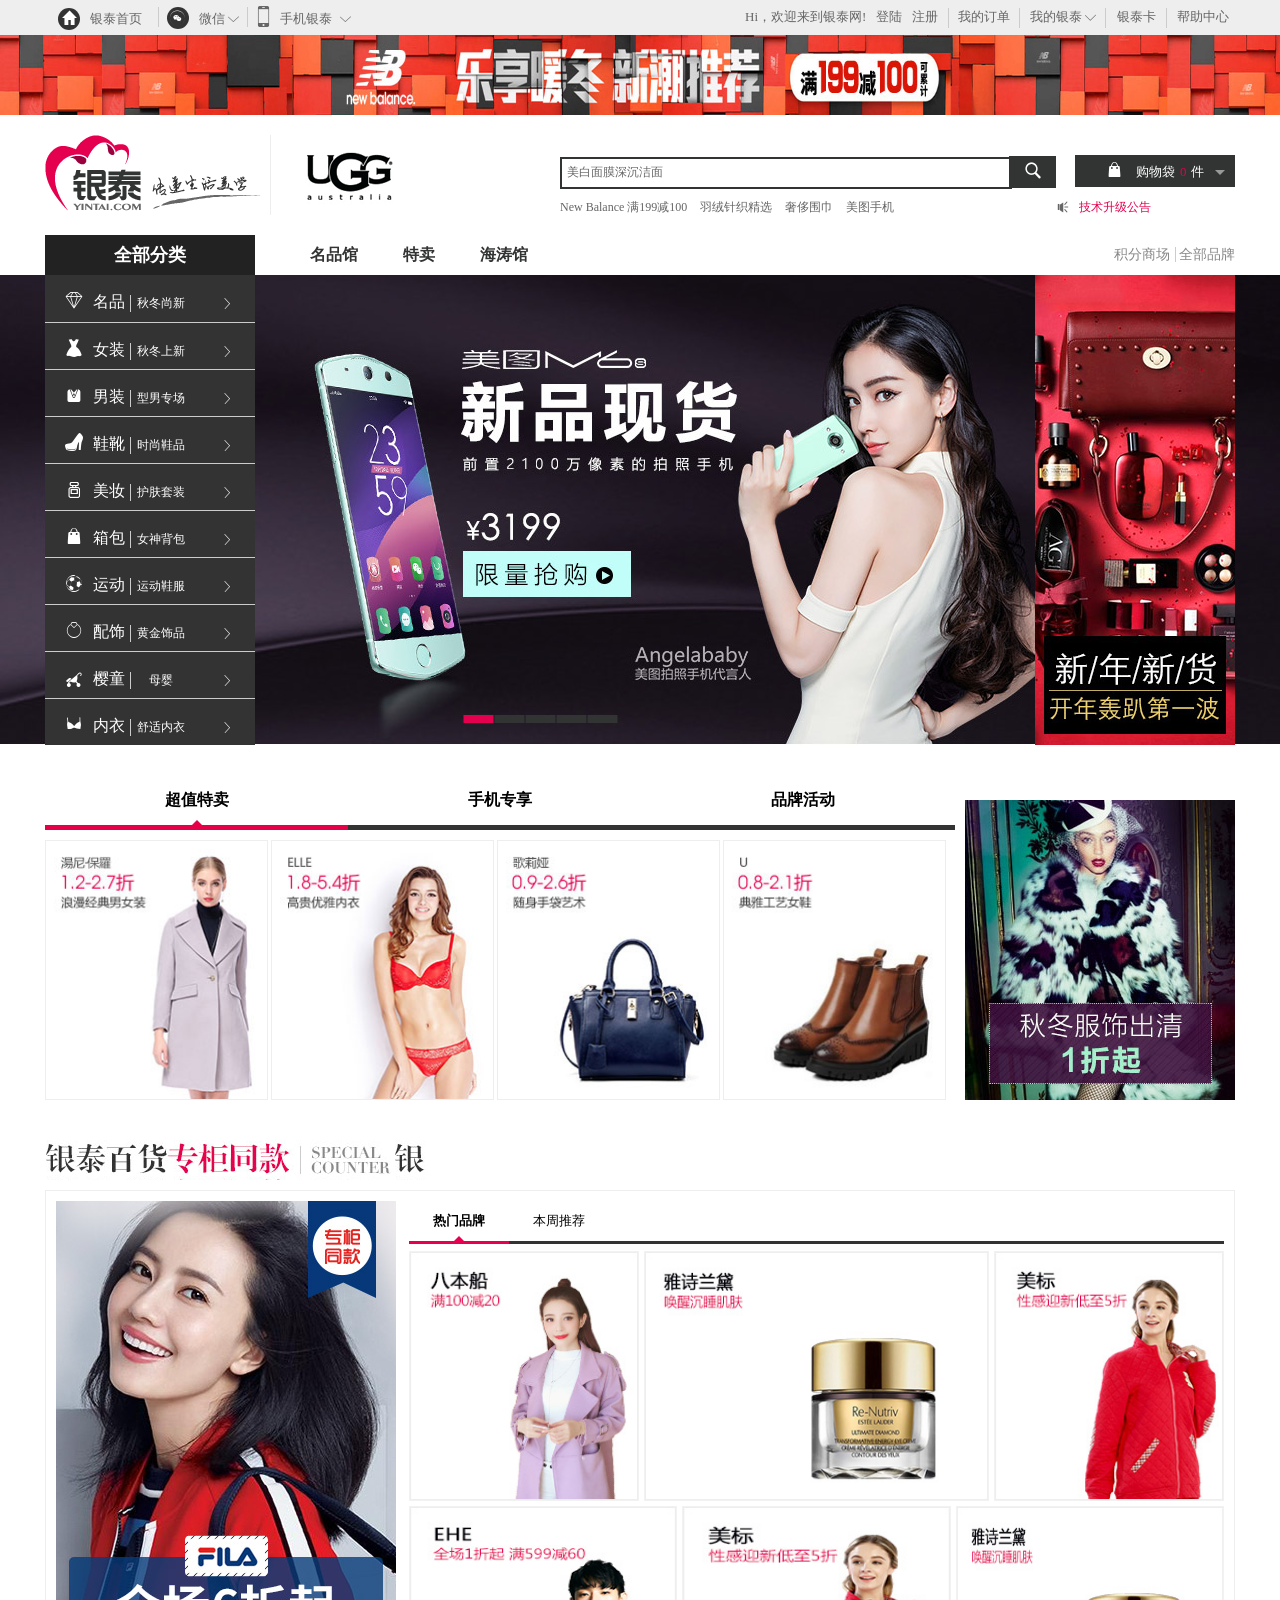
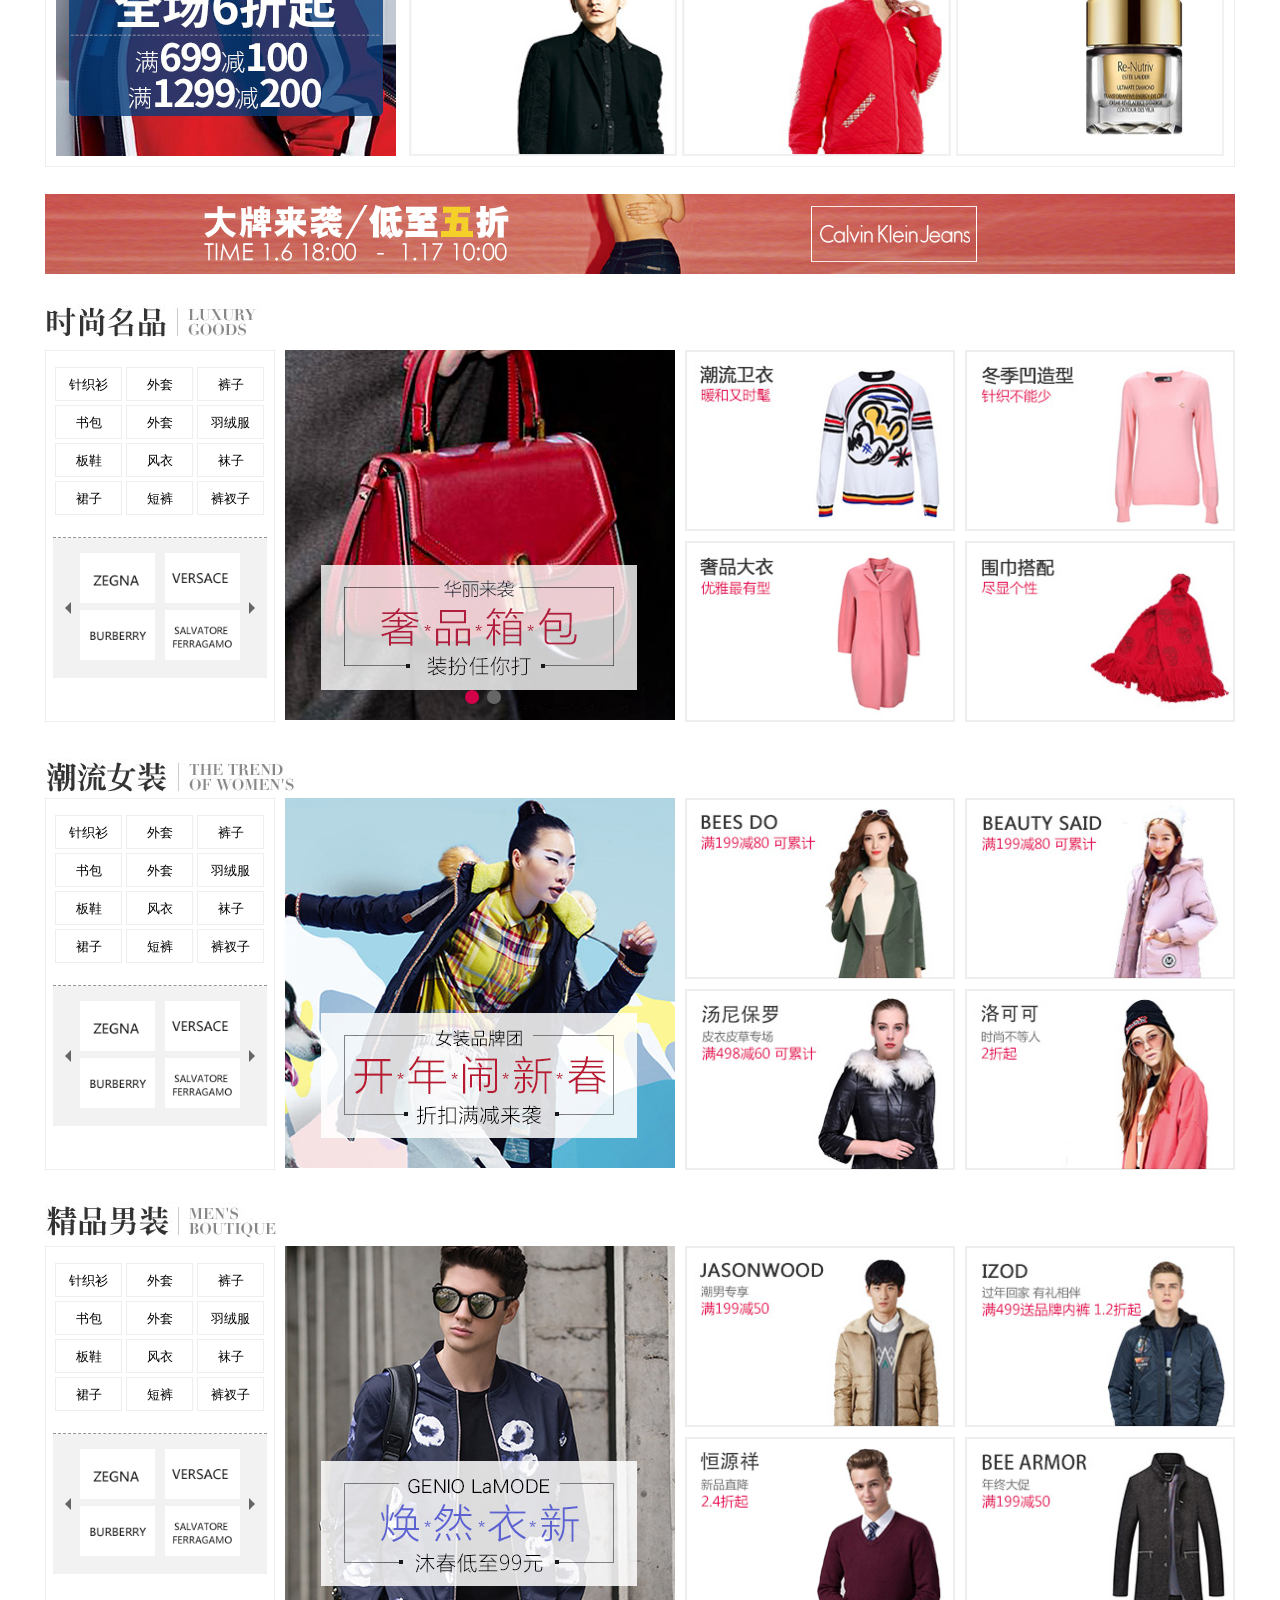
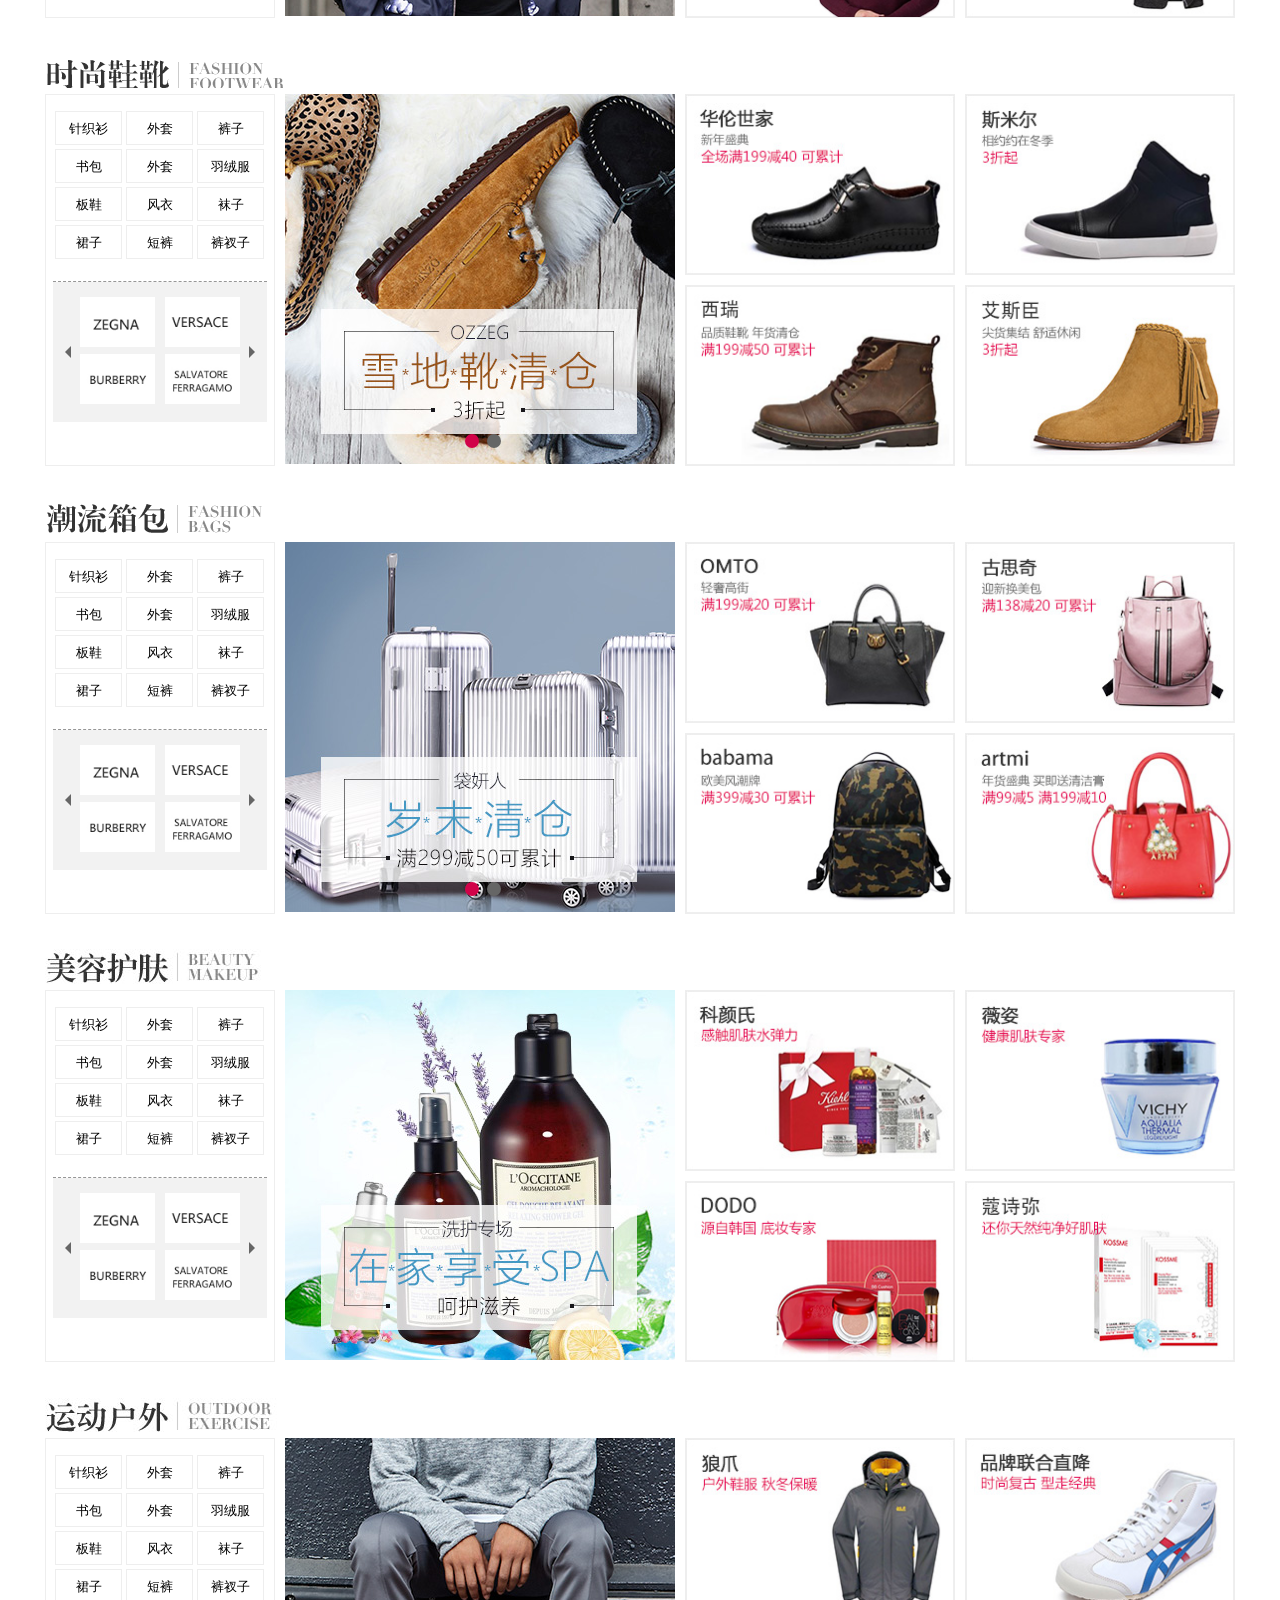
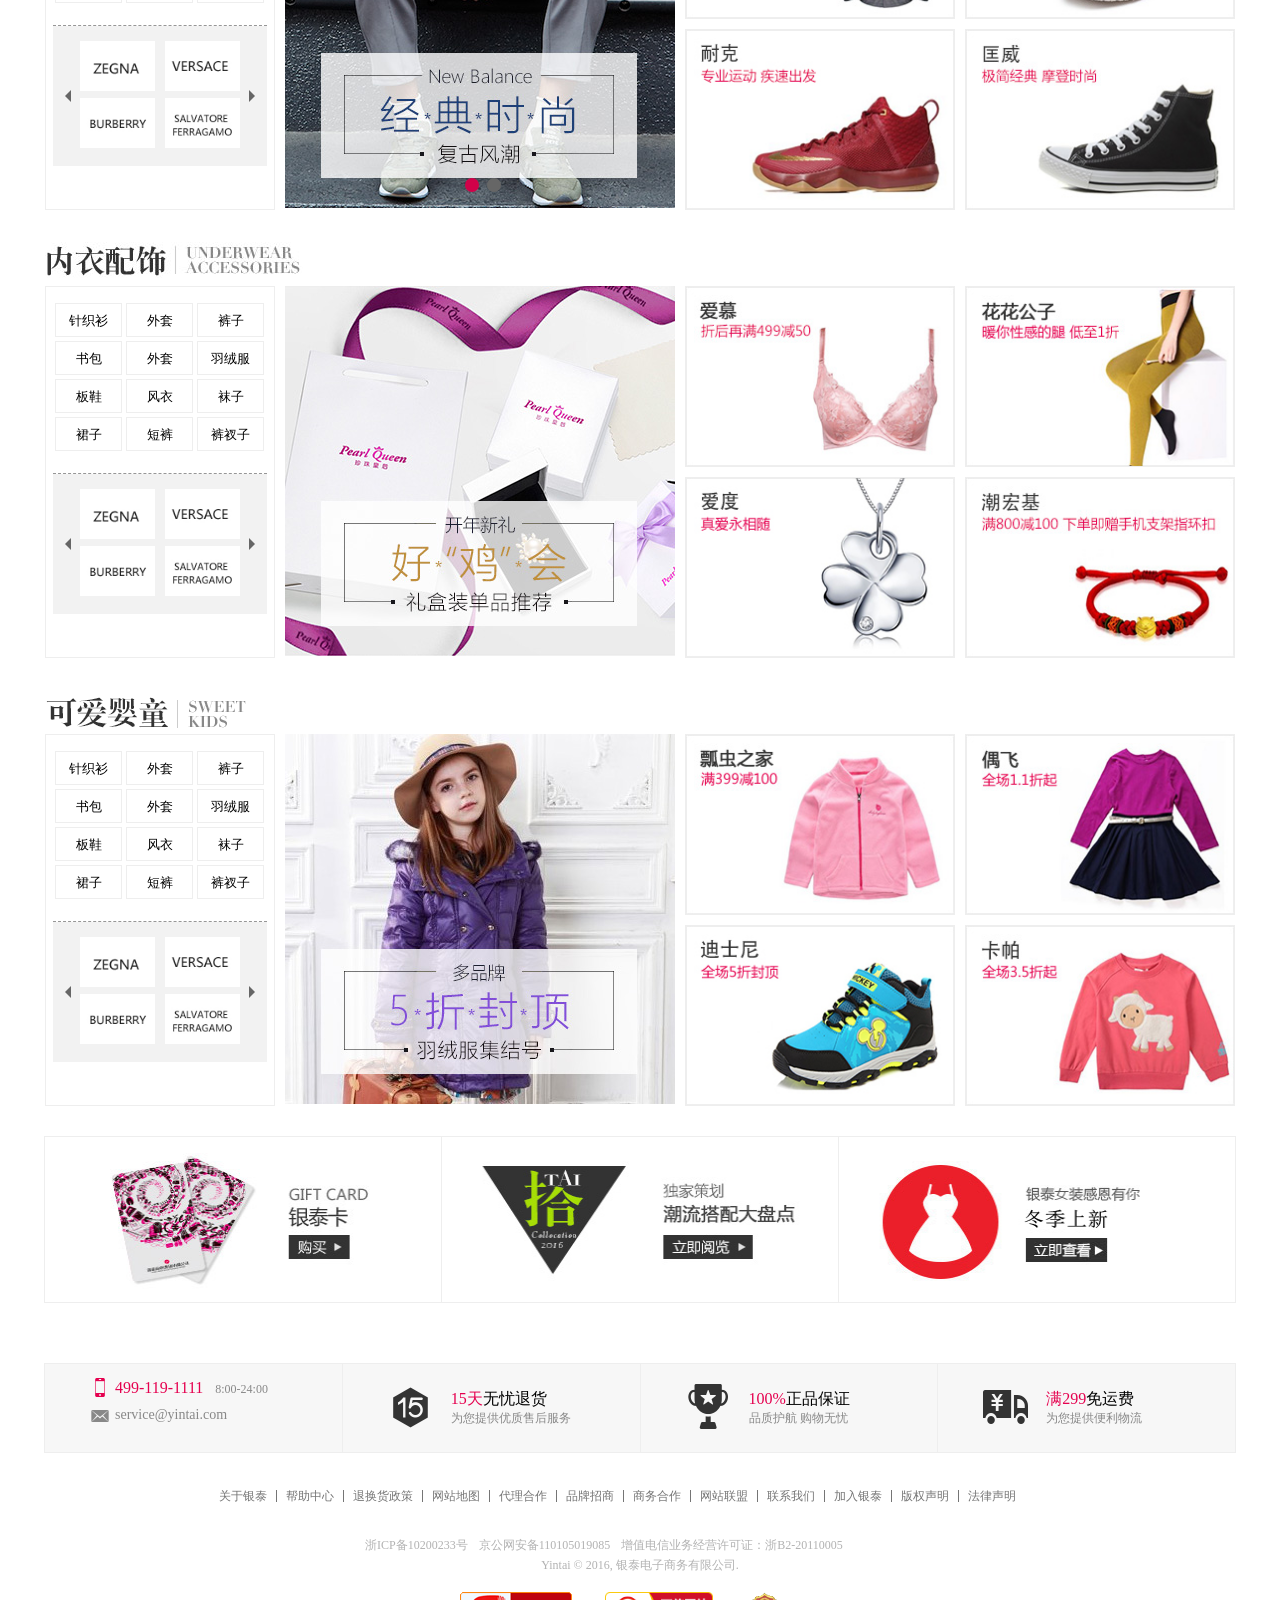
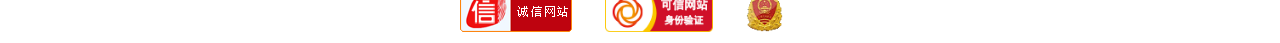
<file: index.html>
<!DOCTYPE html>
<html>
	<head>
		<meta charset="utf-8">
		<title></title>
		<link href="css/index.css" rel="stylesheet" type="text/css"/>
		<link href="css/base.css" rel="stylesheet" type="text/css"/>
		<link rel="stylesheet" href="css/header.css" type="text/css" />
		<link rel="stylesheet" href="css/font.css" type="text/css" />
		<base target="_blank" />
		<script src="script/jquery-2.1.0.js"></script>
		<script src="script/localstorage.js"></script>
	</head>
	<body>
		
		
		<div id="fix">
			<ul>
				<li><a href="javascript:;"><i>&#xe676;</i><span>时尚名品</span></a></li>
				<li><a href="javascript:;"><i>&#xe658;</i><span>潮流女装</span></a></li>
				<li><a href="javascript:;"><i>&#xe663;</i><span>精品男装</span></a></li>
				<li><a href="javascript:;"><i>&#xe604;</i><span>时尚鞋靴</span></a></li>
				<li><a href="javascript:;"><i>&#xe61c;</i><span>潮流箱包</span></a></li>
				<li><a href="javascript:;"><i>&#xe64f;</i><span>美容护肤</span></a></li>
				<li><a href="javascript:;"><i>&#xe60e;</i><span>户外运动</span></a></li>
				<li><a href="javascript:;"><i>&#xe609;</i><span>内衣配饰</span></a></li>
				<li><a href="javascript:;"><i>&#xe628;</i><span>可爱婴童</span></a></li>
				<li><a href="javascript:;"><i>&#xe610;</i><span>返回顶部</span></a></li>
			</ul>
		</div>
		
		
		
		<div class="header"></div>


	<!--banner开始-->
				<div id="banner_wrap">
					<div id="banner">
						<div class="banner_middle">
							<a href="productlist.html"></a>
							<ul>
								<li></li>
								<li></li>
								<li></li>
								<li></li>
								<li></li>
							</ul>
							<span><i>&#xe77b;</i></span>
							<span><i>&#xe605;</i></span>
						</div>
						
						
						<div class="banner_right"></div>
					</div>
				</div>
	<!--banner结束-->
	
	
	
	
<!--main_one开始-->	


					<div id="main_one">
						<ul>
							<li>超值特卖<span></span></li>
							<li>手机专享<span></span></li>
							<li>品牌活动<span></span></li>
						</ul>
						<div class="main_one_img">
							<a href="shopxq.html"></a>
							<a href="javascript:;"></a>
							<a href="javascript:;"></a>
							<a href="javascript:;"></a>
						</div>
						<div class="main_one_img">
							<a href="javascript:;"></a>
							<a href="javascript:;"></a>
							<a href="javascript:;"></a>
							<a href="javascript:;"></a>
						</div>
						<div class="main_one_img">
							<a href="javascript:;"></a>
							<a href="javascript:;"></a>
							<a href="javascript:;"></a>
							<a href="javascript:;"></a>
						</div>
						<a href="javascript:;"></a>
					</div>
					
					
<!--main_one结束-->
<!--main_two开始-->

				<div id="main_two">
					<div class="main_two_title">
						<a href="javascript:;"></a>
					</div>
					
					<div class="main_two_main">
						<a href="javascript:;"></a>
						<div class="main_two_main_right">
							<div class="main_two_main_right_top">
								<span>热门品牌<span></span>
									
								</span>
								<span>本周推荐<span></span></span>
							</div>
							<div class="main_two_pinpai">
								<div class="main_two_pinpai_top">
									<a href="javascript:;"></a>
									<a href="javascript:;"></a>
									<a href="javascript:;"></a>
								</div>
								<div class="main_two_pinpai_top flex">
									<a href="javascript:;"></a>
									<a href="javascript:;"></a>
									<a href="javascript:;"></a>
								</div>
							</div>
							<div class="main_two_tuijian">
								<div>
									<a href="javascript:;">
										<img src="images/maintwo6.jpg" />
									</a>
									<a href="javascript:;">八本船宽松连帽拼接卫衣单排扣中长棉衣BBS16A0326</a>
									<p>￥1690<span>￥参考价:2560</span></p>
								</div>
								<div>
									<a href="javascript:;">
										<img src="images/maintwo6.jpg" />
									</a>
									<a href="javascript:;">八本船宽松连帽拼接卫衣单排扣中长棉衣BBS16A0326</a>
									<p>￥1690<span>￥参考价:2560</span></p>
								</div>
								<div>
									<a href="javascript:;">
										<img src="images/maintwo6.jpg" />
									</a>
									<a href="javascript:;">八本船宽松连帽拼接卫衣单排扣中长棉衣BBS16A0326</a>
									<p>￥1690<span>￥参考价:2560</span></p>
								</div>
								<div>
									<a href="javascript:;">
										<img src="images/maintwo6.jpg" />
									</a>
									<a href="javascript:;">八本船宽松连帽拼接卫衣单排扣中长棉衣BBS16A0326</a>
									<p>￥1690<span>￥参考价:2560</span></p>
								</div>
								<div>
									<a href="javascript:;">
										<img src="images/maintwo6.jpg" />
									</a>
									<a href="javascript:;">八本船宽松连帽拼接卫衣单排扣中长棉衣BBS16A0326</a>
									<p>￥1690<span>￥参考价:2560</span></p>
								</div>
								<div>
									<a href="javascript:;">
										<img src="images/maintwo6.jpg" />
									</a>
									<a href="javascript:;">八本船宽松连帽拼接卫衣单排扣中长棉衣BBS16A0326</a>
									<p>￥1690<span>￥参考价:2560</span></p>
								</div>
								<div>
									<a href="javascript:;">
										<img src="images/maintwo6.jpg" />
									</a>
									<a href="javascript:;">八本船宽松连帽拼接卫衣单排扣中长棉衣BBS16A0326</a>
									<p>￥1690<span>￥参考价:2560</span></p>
								</div>
								<div>
									<a href="javascript:;">
										<img src="images/maintwo6.jpg" />
									</a>
									<a href="javascript:;">八本船宽松连帽拼接卫衣单排扣中长棉衣BBS16A0326</a>
									<p>￥1690<span>￥参考价:2560</span></p>
								</div>
							</div>
						</div>
					</div>
					
				</div>



<!--main_two结束-->	
			<div id="main_two_fg">
				<img src="images/maintwofg.jpg" />
			</div>
<!--main_three开始-->
		
		
		<div id="main_three">
						<div class="main_three_title">
				<a href="javascript:;"></a>
			</div>
			<div class="main_three_left">
				<div class="main_three_left_top">
					<a href="javascript:;">针织衫</a>
					<a href="javascript:;">外套</a>
					<a href="javascript:;">裤子</a>
					<a href="javascript:;">书包</a>
					<a href="javascript:;">外套</a>
					<a href="javascript:;">羽绒服</a>
					<a href="javascript:;">板鞋</a>
					<a href="javascript:;">风衣</a>
					<a href="javascript:;">袜子</a>
					<a href="javascript:;">裙子</a>
					<a href="javascript:;">短裤</a>
					<a href="javascript:;">裤衩子</a>
				</div>
				<div class="main_three_left_down">
					<span></span>
					<span></span>
					<div>
						<div>
							<a href="javascript:;"></a>
							<a href="javascript:;"></a>
							<a href="javascript:;"></a>
							<a href="javascript:;"></a>
							<a href="javascript:;"></a>
							<a href="javascript:;"></a>
							<a href="javascript:;"></a>
							<a href="javascript:;"></a>
							<a href="javascript:;"></a>
							<a href="javascript:;"></a>
							<a href="javascript:;"></a>
							<a href="javascript:;"></a>
							<a href="javascript:;"></a>
							<a href="javascript:;"></a>
							<a href="javascript:;"></a>
							<a href="javascript:;"></a>
						</div>
					</div>	
				</div>	
			</div>
			<div class="main_three_middle">
				<span><i>&#xe77b;</i></span>
				<span><i>&#xe605;</i></span>
				<div>
					<a href="javascript:;"><img src="images/mainthree2.jpg"/></a>
					<a href="javascript:;"><img src="images/mainthree1.jpg"/></a>
				</div>
				<div class="main_three_middle_btn">
					<span></span>
					<span></span>
				</div>
			</div>
			<div class="main_three_right">
				<a href="javascript:;"></a>
				<a href="javascript:;"></a>
				<a href="javascript:;"></a>
				<a href="javascript:;"></a>
			</div>
		</div>
		
<!--main_three结束-->
	
	
	<!--main_four开始-->
	
		<div id="main_four">
			
						<div class="main_three_title">
				<a href="javascript:;"></a>
			</div>
			<div class="main_three_left">
				<div class="main_three_left_top">
					<a href="javascript:;">针织衫</a>
					<a href="javascript:;">外套</a>
					<a href="javascript:;">裤子</a>
					<a href="javascript:;">书包</a>
					<a href="javascript:;">外套</a>
					<a href="javascript:;">羽绒服</a>
					<a href="javascript:;">板鞋</a>
					<a href="javascript:;">风衣</a>
					<a href="javascript:;">袜子</a>
					<a href="javascript:;">裙子</a>
					<a href="javascript:;">短裤</a>
					<a href="javascript:;">裤衩子</a>
				</div>
				<div class="main_three_left_down">
					<span></span>
					<span></span>
					<div>
						<div>
							<a href="javascript:;"></a>
							<a href="javascript:;"></a>
							<a href="javascript:;"></a>
							<a href="javascript:;"></a>
							<a href="javascript:;"></a>
							<a href="javascript:;"></a>
							<a href="javascript:;"></a>
							<a href="javascript:;"></a>
							<a href="javascript:;"></a>
							<a href="javascript:;"></a>
							<a href="javascript:;"></a>
							<a href="javascript:;"></a>
							<a href="javascript:;"></a>
							<a href="javascript:;"></a>
							<a href="javascript:;"></a>
							<a href="javascript:;"></a>
						</div>
					</div>	
				</div>	
			</div>
			<div class="main_three_middle">
				
				<div>
					<a href="javascript:;"><img src="images/four.jpg"/></a>
				</div>	
			</div>
			<div class="main_three_right">
				<a href="javascript:;"></a>
				<a href="javascript:;"></a>
				<a href="javascript:;"></a>
				<a href="javascript:;"></a>
			</div>
		
			
		</div>
			
	
	<!--main_four结束-->
	
	<!--main_five开始-->
		<div id="main_five">
			
						<div class="main_three_title">
				<a href="javascript:;"></a>
			</div>
			<div class="main_three_left">
				<div class="main_three_left_top">
					<a href="javascript:;">针织衫</a>
					<a href="javascript:;">外套</a>
					<a href="javascript:;">裤子</a>
					<a href="javascript:;">书包</a>
					<a href="javascript:;">外套</a>
					<a href="javascript:;">羽绒服</a>
					<a href="javascript:;">板鞋</a>
					<a href="javascript:;">风衣</a>
					<a href="javascript:;">袜子</a>
					<a href="javascript:;">裙子</a>
					<a href="javascript:;">短裤</a>
					<a href="javascript:;">裤衩子</a>
				</div>
				<div class="main_three_left_down">
					<span></span>
					<span></span>
					<div>
						<div>
							<a href="javascript:;"></a>
							<a href="javascript:;"></a>
							<a href="javascript:;"></a>
							<a href="javascript:;"></a>
							<a href="javascript:;"></a>
							<a href="javascript:;"></a>
							<a href="javascript:;"></a>
							<a href="javascript:;"></a>
							<a href="javascript:;"></a>
							<a href="javascript:;"></a>
							<a href="javascript:;"></a>
							<a href="javascript:;"></a>
							<a href="javascript:;"></a>
							<a href="javascript:;"></a>
							<a href="javascript:;"></a>
							<a href="javascript:;"></a>
						</div>
					</div>	
				</div>	
			</div>
			<div class="main_three_middle">
				<div>
					<a href="javascript:;"><img src="images/five.jpg"/></a>
				</div>	
			</div>
			<div class="main_three_right">
				<a href="javascript:;"></a>
				<a href="javascript:;"></a>
				<a href="javascript:;"></a>
				<a href="javascript:;"></a>
			</div>
		
			
			
		</div>
	<!--main_five结束-->
	
	
	<!--main_six开始-->
		<div id="main_six">
			
						<div class="main_three_title">
				<a href="javascript:;"></a>
			</div>
			<div class="main_three_left">
				<div class="main_three_left_top">
					<a href="javascript:;">针织衫</a>
					<a href="javascript:;">外套</a>
					<a href="javascript:;">裤子</a>
					<a href="javascript:;">书包</a>
					<a href="javascript:;">外套</a>
					<a href="javascript:;">羽绒服</a>
					<a href="javascript:;">板鞋</a>
					<a href="javascript:;">风衣</a>
					<a href="javascript:;">袜子</a>
					<a href="javascript:;">裙子</a>
					<a href="javascript:;">短裤</a>
					<a href="javascript:;">裤衩子</a>
				</div>
				<div class="main_three_left_down">
					<span></span>
					<span></span>
					<div>
						<div>
							<a href="javascript:;"></a>
							<a href="javascript:;"></a>
							<a href="javascript:;"></a>
							<a href="javascript:;"></a>
							<a href="javascript:;"></a>
							<a href="javascript:;"></a>
							<a href="javascript:;"></a>
							<a href="javascript:;"></a>
							<a href="javascript:;"></a>
							<a href="javascript:;"></a>
							<a href="javascript:;"></a>
							<a href="javascript:;"></a>
							<a href="javascript:;"></a>
							<a href="javascript:;"></a>
							<a href="javascript:;"></a>
							<a href="javascript:;"></a>
						</div>
					</div>	
				</div>	
			</div>
			<div class="main_three_middle">
				<span><i>&#xe77b;</i></span>
				<span><i>&#xe605;</i></span>
				<div>
					<a href="javascript:;"><img src="images/six.jpg"/></a>
					<a href="javascript:;"><img src="images/six_.jpg"/></a>
				</div>
				<div class="main_three_middle_btn">
					<span></span>
					<span></span>
				</div>
			</div>
			<div class="main_three_right">
				<a href="javascript:;"></a>
				<a href="javascript:;"></a>
				<a href="javascript:;"></a>
				<a href="javascript:;"></a>
			</div>
		
			
		</div>
	<!--main_six开始-->
	
	
	<!--main_seven-->
		<div id="main_seven">
			
						<div class="main_three_title">
				<a href="javascript:;"></a>
			</div>
			<div class="main_three_left">
				<div class="main_three_left_top">
					<a href="javascript:;">针织衫</a>
					<a href="javascript:;">外套</a>
					<a href="javascript:;">裤子</a>
					<a href="javascript:;">书包</a>
					<a href="javascript:;">外套</a>
					<a href="javascript:;">羽绒服</a>
					<a href="javascript:;">板鞋</a>
					<a href="javascript:;">风衣</a>
					<a href="javascript:;">袜子</a>
					<a href="javascript:;">裙子</a>
					<a href="javascript:;">短裤</a>
					<a href="javascript:;">裤衩子</a>
				</div>
				<div class="main_three_left_down">
					<span></span>
					<span></span>
					<div>
						<div>
							<a href="javascript:;"></a>
							<a href="javascript:;"></a>
							<a href="javascript:;"></a>
							<a href="javascript:;"></a>
							<a href="javascript:;"></a>
							<a href="javascript:;"></a>
							<a href="javascript:;"></a>
							<a href="javascript:;"></a>
							<a href="javascript:;"></a>
							<a href="javascript:;"></a>
							<a href="javascript:;"></a>
							<a href="javascript:;"></a>
							<a href="javascript:;"></a>
							<a href="javascript:;"></a>
							<a href="javascript:;"></a>
							<a href="javascript:;"></a>
						</div>
					</div>	
				</div>	
			</div>
			<div class="main_three_middle">
				<span><i>&#xe77b;</i></span>
				<span><i>&#xe605;</i></span>
				<div>
					<a href="javascript:;"><img src="images/seven.jpg"/></a>
					<a href="javascript:;"><img src="images/seven_.jpg"/></a>
				</div>
				<div class="main_three_middle_btn">
					<span></span>
					<span></span>
				</div>
			</div>
			<div class="main_three_right">
				<a href="javascript:;"></a>
				<a href="javascript:;"></a>
				<a href="javascript:;"></a>
				<a href="javascript:;"></a>
			</div>
		
			
			
		</div>
	<!--main_seven-->
	
	<!--main_eight-->
		<div id="main_eight">
			
						<div class="main_three_title">
				<a href="javascript:;"></a>
			</div>
			<div class="main_three_left">
				<div class="main_three_left_top">
					<a href="javascript:;">针织衫</a>
					<a href="javascript:;">外套</a>
					<a href="javascript:;">裤子</a>
					<a href="javascript:;">书包</a>
					<a href="javascript:;">外套</a>
					<a href="javascript:;">羽绒服</a>
					<a href="javascript:;">板鞋</a>
					<a href="javascript:;">风衣</a>
					<a href="javascript:;">袜子</a>
					<a href="javascript:;">裙子</a>
					<a href="javascript:;">短裤</a>
					<a href="javascript:;">裤衩子</a>
				</div>
				<div class="main_three_left_down">
					<span></span>
					<span></span>
					<div>
						<div>
							<a href="javascript:;"></a>
							<a href="javascript:;"></a>
							<a href="javascript:;"></a>
							<a href="javascript:;"></a>
							<a href="javascript:;"></a>
							<a href="javascript:;"></a>
							<a href="javascript:;"></a>
							<a href="javascript:;"></a>
							<a href="javascript:;"></a>
							<a href="javascript:;"></a>
							<a href="javascript:;"></a>
							<a href="javascript:;"></a>
							<a href="javascript:;"></a>
							<a href="javascript:;"></a>
							<a href="javascript:;"></a>
							<a href="javascript:;"></a>
						</div>
					</div>	
				</div>	
			</div>
			<div class="main_three_middle">
				<div>
					<a href="javascript:;"><img src="images/eight.jpg"/></a>
				</div>	
			</div>
			<div class="main_three_right">
				<a href="javascript:;"></a>
				<a href="javascript:;"></a>
				<a href="javascript:;"></a>
				<a href="javascript:;"></a>
			</div>
		
			
			
		</div>
	<!--main_eight-->
	
	<!--main_nine-->
		<div id="main_nine">
			
						<div class="main_three_title">
				<a href="javascript:;"></a>
			</div>
			<div class="main_three_left">
				<div class="main_three_left_top">
					<a href="javascript:;">针织衫</a>
					<a href="javascript:;">外套</a>
					<a href="javascript:;">裤子</a>
					<a href="javascript:;">书包</a>
					<a href="javascript:;">外套</a>
					<a href="javascript:;">羽绒服</a>
					<a href="javascript:;">板鞋</a>
					<a href="javascript:;">风衣</a>
					<a href="javascript:;">袜子</a>
					<a href="javascript:;">裙子</a>
					<a href="javascript:;">短裤</a>
					<a href="javascript:;">裤衩子</a>
				</div>
				<div class="main_three_left_down">
					<span></span>
					<span></span>
					<div>
						<div>
							<a href="javascript:;"></a>
							<a href="javascript:;"></a>
							<a href="javascript:;"></a>
							<a href="javascript:;"></a>
							<a href="javascript:;"></a>
							<a href="javascript:;"></a>
							<a href="javascript:;"></a>
							<a href="javascript:;"></a>
							<a href="javascript:;"></a>
							<a href="javascript:;"></a>
							<a href="javascript:;"></a>
							<a href="javascript:;"></a>
							<a href="javascript:;"></a>
							<a href="javascript:;"></a>
							<a href="javascript:;"></a>
							<a href="javascript:;"></a>
						</div>
					</div>	
				</div>	
			</div>
			<div class="main_three_middle">
				<span><i>&#xe77b;</i></span>
				<span><i>&#xe605;</i></span>
				<div>
					<a href="javascript:;"><img src="images/nine.jpg"/></a>
					<a href="javascript:;"><img src="images/nine_.jpg"/></a>
				</div>
				<div class="main_three_middle_btn">
					<span></span>
					<span></span>
				</div>
			</div>
			<div class="main_three_right">
				<a href="javascript:;"></a>
				<a href="javascript:;"></a>
				<a href="javascript:;"></a>
				<a href="javascript:;"></a>
			</div>
		
			
			
		</div>
	<!--main_nine-->
	
	<!--main_ten-->
		<div id="main_ten">
						<div class="main_three_title">
				<a href="javascript:;"></a>
			</div>
			<div class="main_three_left">
				<div class="main_three_left_top">
					<a href="javascript:;">针织衫</a>
					<a href="javascript:;">外套</a>
					<a href="javascript:;">裤子</a>
					<a href="javascript:;">书包</a>
					<a href="javascript:;">外套</a>
					<a href="javascript:;">羽绒服</a>
					<a href="javascript:;">板鞋</a>
					<a href="javascript:;">风衣</a>
					<a href="javascript:;">袜子</a>
					<a href="javascript:;">裙子</a>
					<a href="javascript:;">短裤</a>
					<a href="javascript:;">裤衩子</a>
				</div>
				<div class="main_three_left_down">
					<span></span>
					<span></span>
					<div>
						<div>
							<a href="javascript:;"></a>
							<a href="javascript:;"></a>
							<a href="javascript:;"></a>
							<a href="javascript:;"></a>
							<a href="javascript:;"></a>
							<a href="javascript:;"></a>
							<a href="javascript:;"></a>
							<a href="javascript:;"></a>
							<a href="javascript:;"></a>
							<a href="javascript:;"></a>
							<a href="javascript:;"></a>
							<a href="javascript:;"></a>
							<a href="javascript:;"></a>
							<a href="javascript:;"></a>
							<a href="javascript:;"></a>
							<a href="javascript:;"></a>
						</div>
					</div>	
				</div>	
			</div>
			<div class="main_three_middle">
				<div>
					<a href="javascript:;"><img src="images/ten.jpg"/></a>
				</div>	
			</div>
			<div class="main_three_right">
				<a href="javascript:;"></a>
				<a href="javascript:;"></a>
				<a href="javascript:;"></a>
				<a href="javascript:;"></a>
			</div>
		
			
		</div>
	<!--main_ten-->
	<!--main_eleven-->
		<div id="main_eleven">
					<div class="main_three_title">
				<a href="javascript:;"></a>
			</div>
			<div class="main_three_left">
				<div class="main_three_left_top">
					<a href="javascript:;">针织衫</a>
					<a href="javascript:;">外套</a>
					<a href="javascript:;">裤子</a>
					<a href="javascript:;">书包</a>
					<a href="javascript:;">外套</a>
					<a href="javascript:;">羽绒服</a>
					<a href="javascript:;">板鞋</a>
					<a href="javascript:;">风衣</a>
					<a href="javascript:;">袜子</a>
					<a href="javascript:;">裙子</a>
					<a href="javascript:;">短裤</a>
					<a href="javascript:;">裤衩子</a>
				</div>
				<div class="main_three_left_down">
					<span></span>
					<span></span>
					<div>
						<div>
							<a href="javascript:;"></a>
							<a href="javascript:;"></a>
							<a href="javascript:;"></a>
							<a href="javascript:;"></a>
							<a href="javascript:;"></a>
							<a href="javascript:;"></a>
							<a href="javascript:;"></a>
							<a href="javascript:;"></a>
							<a href="javascript:;"></a>
							<a href="javascript:;"></a>
							<a href="javascript:;"></a>
							<a href="javascript:;"></a>
							<a href="javascript:;"></a>
							<a href="javascript:;"></a>
							<a href="javascript:;"></a>
							<a href="javascript:;"></a>
						</div>
					</div>	
				</div>	
			</div>
			<div class="main_three_middle">
				<div>
					<a href="javascript:;"><img src="images/eleven.jpg"/></a>
				</div>	
			</div>
			<div class="main_three_right">
				<a href="javascript:;"></a>
				<a href="javascript:;"></a>
				<a href="javascript:;"></a>
				<a href="javascript:;"></a>
			</div>
		
	</div>
	<!--main_eleven-->
	
	
	
	
	<!--fonter-->
	<div class="fonter_top">
				<a href="javascript:;"></a>
				<a href="javascript:;"></a>
				<a href="javascript:;"></a>
	</div>
			
		<div id="fonter">
				<script type="text/javascript">
					$("#fonter").load("font.html")
				</script>
		</div>
	<!--fonter-->
	</body>
	<script src="script/index.js"></script>
	
</html>
</file>
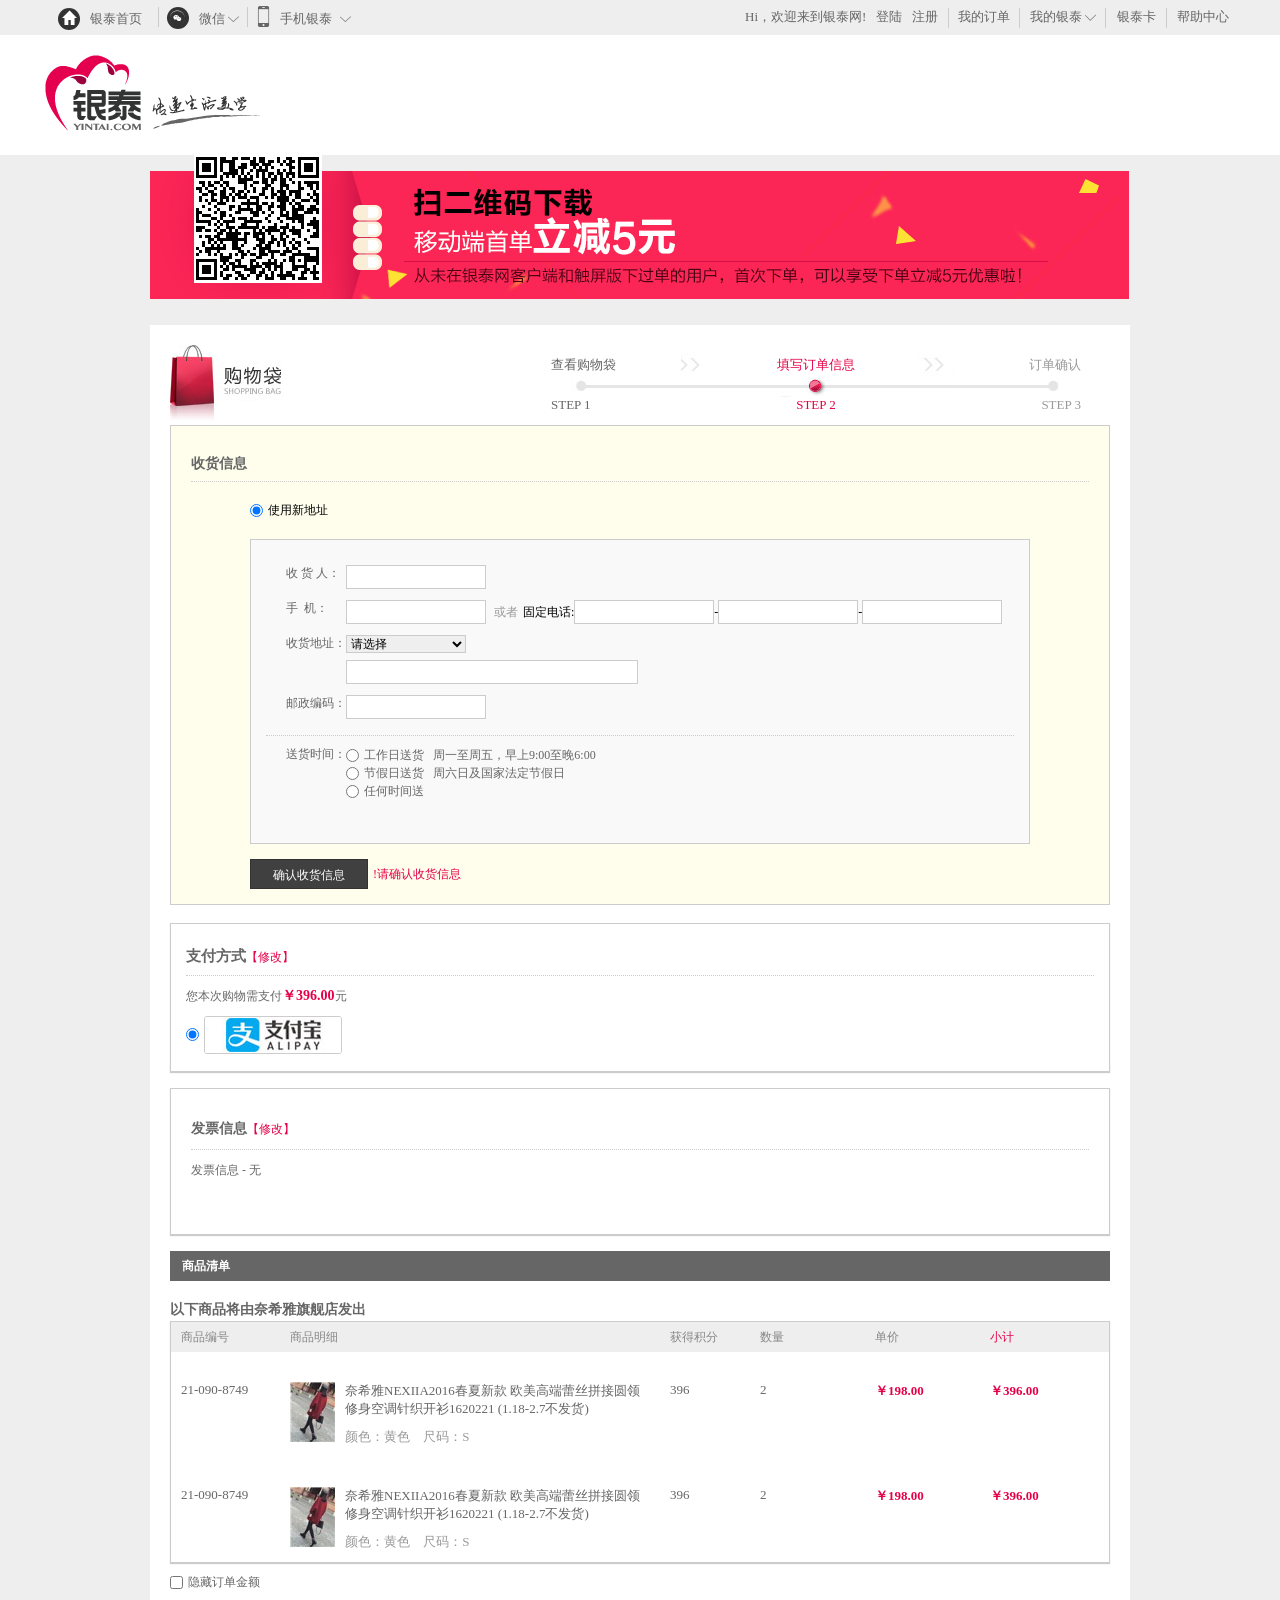
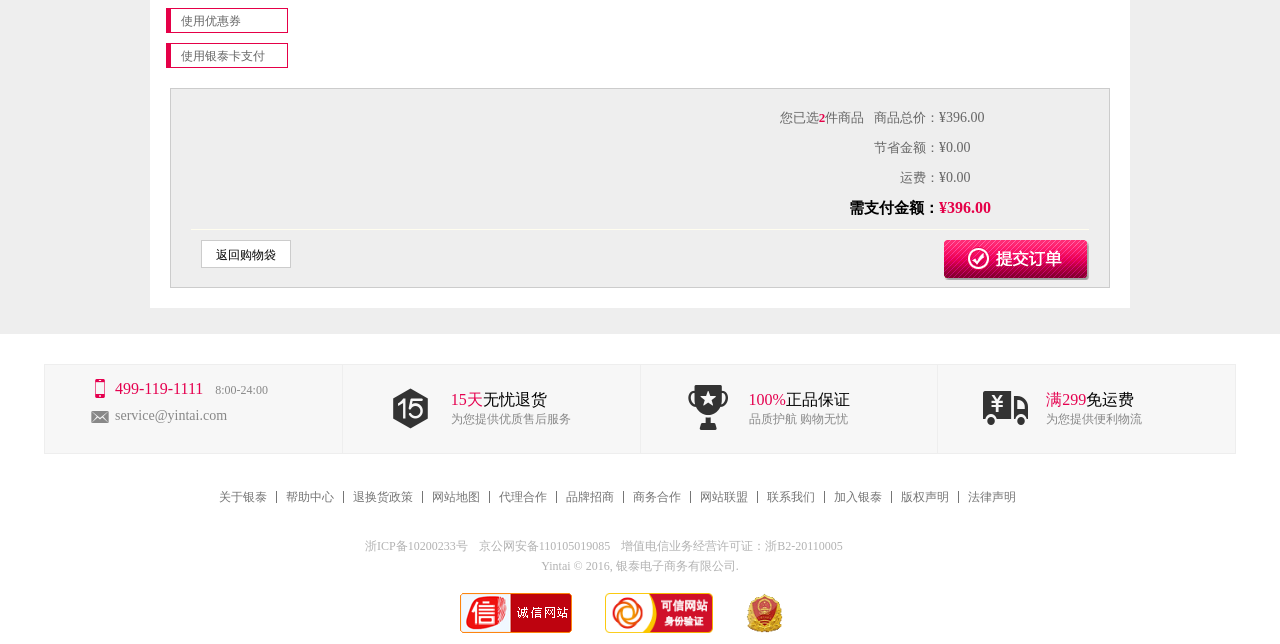
<file: checkout.html>
<!DOCTYPE html>
<html>
	<head>
		<meta charset="utf-8">
		<title></title>
		<link rel="stylesheet" href="css/base.css" type="text/css" />
		<link rel="stylesheet" href="css/checkout.css" type="text/css" />
		<link rel="stylesheet" href="css/font.css" type="text/css" />
		<link rel="stylesheet" href="css/header.css" type="text/css" />
		<link rel="stylesheet" href="css/gwcck.css" type="text/css" />
		<script type="text/javascript" src="script/jquery-2.1.0.js" ></script>
	</head>
	<body>
		<div id="warp_wrap"></div>
		
		<div class="main_main">
			<div class="shxx">
				<p>收货信息</p>
				<div class="shxx_main">
					<p><input type="radio" id="addrend" checked="checked" /><label>使用新地址</label></p>
					<ul>
						<li>
							<span>收 货 人：</span><input type="text" />
						</li>
						<li>
							<span>手&nbsp;&nbsp;机：</span><input type="text" />
							<i>或者</i>固定电话:<input type="text" />-<input type="text" />-<input type="text" />
						</li>
						<li class="shxx_dz">
							<span>收货地址：</span>
							<select>
								<option>请选择</option>
								<option>上海市</option>
							</select>
							<input type="text" />
						</li>
						<li>
							<span>邮政编码：</span><input type="text" />
						</li>
						<li class="shxx_time">
							<span>送货时间：</span>
							<p><input type="radio" name="shxx_time"/>工作日送货&nbsp;&nbsp;&nbsp;周一至周五，早上9:00至晚6:00</p>
							<p><input type="radio" name="shxx_time"/>节假日送货&nbsp;&nbsp;&nbsp;周六日及国家法定节假日</p>
							<p><input type="radio" name="shxx_time"/>任何时间送</p>							
						</li>
					</ul>
					<p>
						<span>确认收货信息</span>!请确认收货信息
					</p>
				</div>
			</div>
			<div class="zffs">
				<p>支付方式<span>【修改】</span></p>
				<div class="zffs_main_a">
					<p>您本次购物需支付<span>￥396.00</span>元</p>
					<div>
						<input type="radio" checked="checked" /><img src="images/gwcck/zffs_zfb.gif" />
					</div>
				</div>
				<div class="zffs_main_b">
					<p>您本次购物需支付<span>￥396.00</span>元</p>
					<p>选择其他支付方式：</p>
					<ul class="clearfix">
						<li><a href="javascript:;">储蓄卡</a></li>
						<li><a href="javascript:;">平台支付</a></li>
						<li><a href="javascript:;">信用卡</a></li>
						<li><a href="javascript:;">分期付款</a></li>
						<a href="javascript:;">使用帮助</a>
					</ul>
					<div class="zffs_main_b_yhk">
						<div><input type="radio" name="zffs" /><img src="images/gwcck/zffs_gs.jpg" /></div>
						<p>确定</p>
					</div>
					<div class="zffs_main_b_yhk">
						<div>
							<input type="radio" name="zffs" /><img src="images/gwcck/zffs_gs.jpg" />
							<input type="radio" name="zffs" /><img src="images/gwcck/zffs_zfb.gif" />
							<input type="radio" name="zffs" /><img src="images/gwcck/zffs_zfb.gif" />
							<input type="radio" name="zffs" /><img src="images/gwcck/zffs_zfb.gif" />
						</div>
						<p>确定</p>
					</div>
					<div class="zffs_main_b_yhk">
						<div>
							<input type="radio" name="zffs"/><img src="images/gwcck/zffs_gs.jpg" />
							<input type="radio" name="zffs" /><img src="images/gwcck/zffs_gs.jpg" />
							<input type="radio" name="zffs" /><img src="images/gwcck/zffs_zfb.gif" />
							<input type="radio" name="zffs" /><img src="images/gwcck/zffs_gs.jpg" />
						</div>
						<p>确定</p>
					</div>
					<div class="zffs_main_b_yhk">
						<div>
							<input type="radio" name="zffs" /><img src="images/gwcck/zffs_gs.jpg" />
							<input type="radio" name="zffs" /><img src="images/gwcck/zffs_zfb.gif" />
						</div>
						<p>确定</p>
					</div>
				</div>
			</div>


			<div class="fpxx">
				<p>发票信息<span>【修改】</span></p>
				<p>发票信息 - 无</p>
			</div>
			
			<div class="shoplist">
				<p>商品清单</p>
				<p>以下商品将由奈希雅旗舰店发出</p>
				<div class="shoplist_main">
					<div class="shoplist_title">
						<span>商品编号</span>
						<span>商品明细</span>
						<span>获得积分</span>
						<span>数量</span>
						<span>单价</span>
						<span>小计</span>
					</div>
					<ul>
						<li>21-090-8749</li>
						<li>
							<a href="javascript:;"></a>
							<a href="javascript:;">奈希雅NEXIIA2016春夏新款 欧美高端蕾丝拼接圆领修身空调针织开衫1620221 (1.18-2.7不发货)</a>
							<span>颜色：黄色</span>
							<span>尺码：S</span>
						</li>
						<li>396</li>
						<li>2</li>
						<li>￥198.00</li>
						<li>￥396.00</li>
					</ul>
					<ul>
						<li>21-090-8749</li>
						<li>
							<a href="javascript:;"></a>
							<a href="javascript:;">奈希雅NEXIIA2016春夏新款 欧美高端蕾丝拼接圆领修身空调针织开衫1620221 (1.18-2.7不发货)</a>
							<span>颜色：黄色</span>
							<span>尺码：S</span>
						</li>
						<li>396</li>
						<li>2</li>
						<li>￥198.00</li>
						<li>￥396.00</li>
					</ul>
				</div>
			</div>
			
			<div class="yhj">
				<p><input type="checkbox"/>隐藏订单金额</p>
				<p><span>使用优惠券</span></p>
				<p><span>使用银泰卡支付</span></p>
			</div>
			
			<div class="tijiaotd">
				<ul>
					<li>您已选<b>2</b>件商品 &nbsp;&nbsp;商品总价：<span>¥396.00</span></li>
					<li>节省金额：<span>¥0.00</span></li>
					<li>运费：<span>¥0.00</span></li>
					<li>需支付金额：<span>¥396.00</span></li>
					
				</ul>
				<div class="tijiaotd_tj">
					<span>返回购物袋</span>
					<span></span>
				</div>
			</div>
			
		</div>
		
		
	</body>
	<script type="text/javascript" src="script/checkout.js" ></script>
</html>
</file>
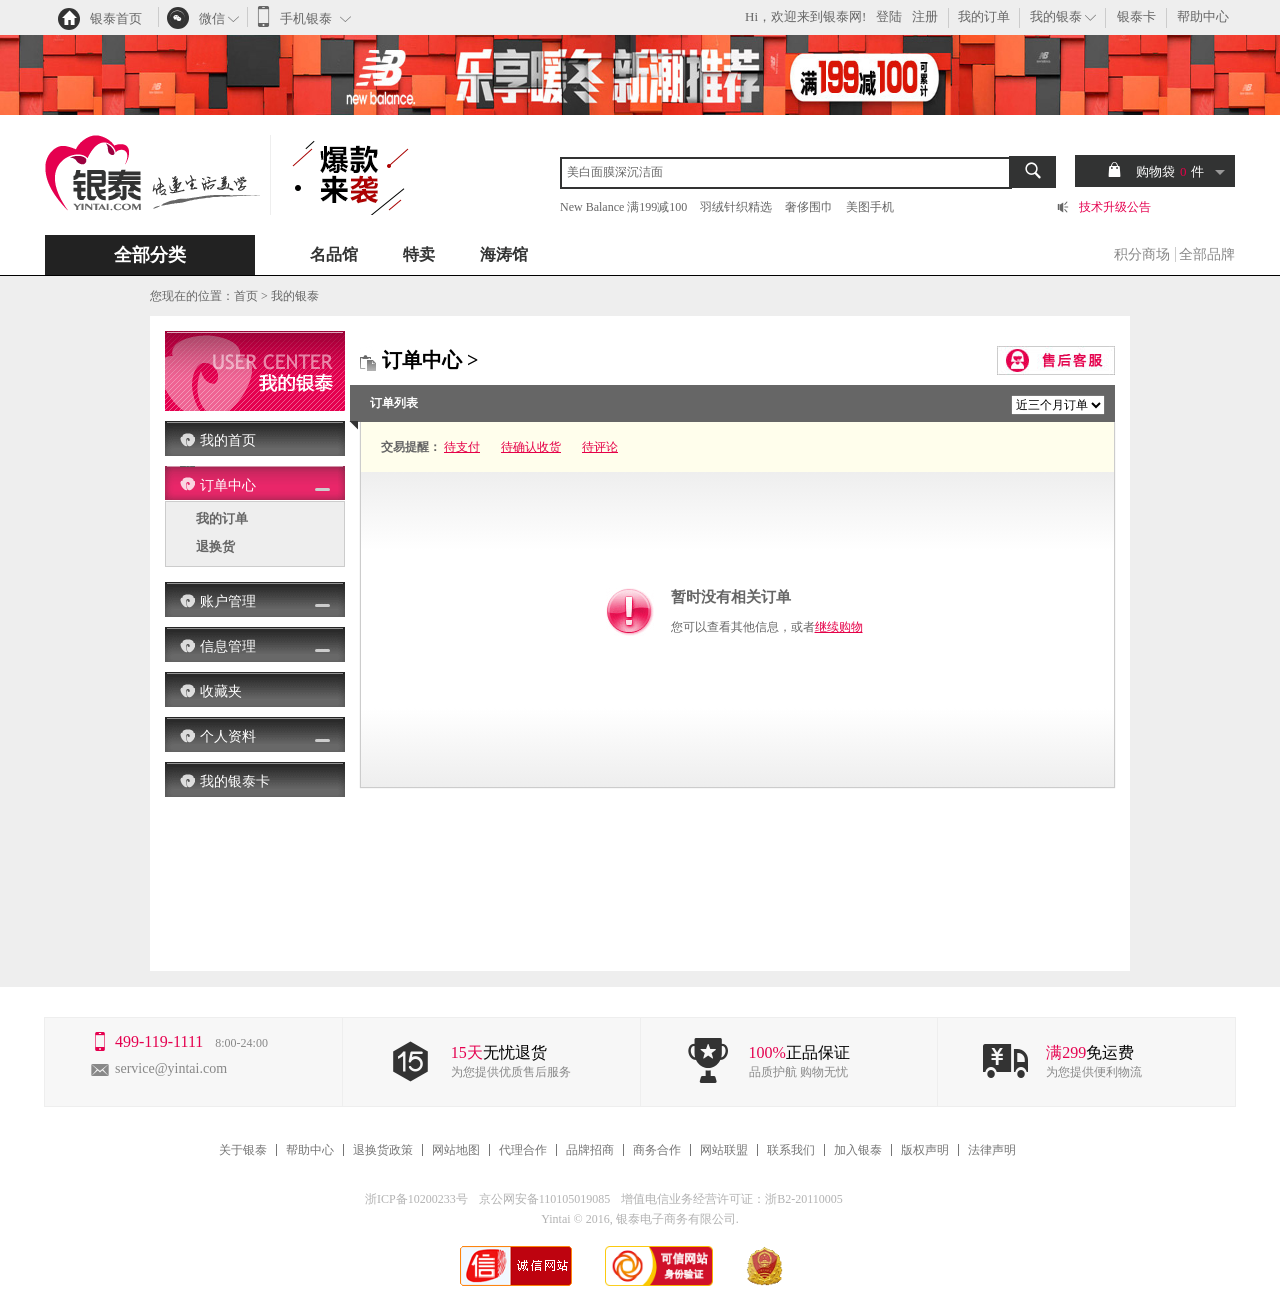
<file: ddzz.html>
<!DOCTYPE html>
<html>
	<head>
		<meta charset="UTF-8">
		<title></title>
		<link rel="stylesheet" href="css/ddzz.css" type="text/css" />
		<link rel="stylesheet" href="css/base.css" type="text/css" />
		<link rel="stylesheet" href="css/font.css" type="text/css" />
		<link rel="stylesheet" href="css/header.css" type="text/css" />
		<link rel="stylesheet" href="css/oder.css" type="text/css" />
		<script type="text/javascript" src="script/jquery-2.1.0.js" ></script>
	</head>
	<body>
		<header></header>
		
		
		
		<div id="content"></div>
		
		
		
			<div class="main_rihgt">
				<p>订单中心 &gt;<a href="javascript:;"></a></p>
				<div class="ddlb">
					<p>订单列表<span></span>
						<select name="lb">
							<option value="san">近三个月订单</option>
							<option value="two">近二个月订单</option>
							<option value="one">近一个月订单</option>
						</select>
					</p>
					<div class="ddlb_mian">
						<p>交易提醒：
							<a href="javascript:;">待支付</a>
							<a href="javascript:;">待确认收货</a>
							<a href="javascript:;">待评论</a>
						</p>
						<div class="ddlb_mian_main">
							<p>
								<span></span>暂时没有相关订单<br />您可以查看其他信息，或者<a href="javascript:;">继续购物</a>
							</p>
						</div>
					</div>
				</div>
			</div>
		
		
		
		
		<div id="fonter"></div>
	</body>
	<script type="text/javascript" src="script/ddzz.js" ></script>
</html>
</file>
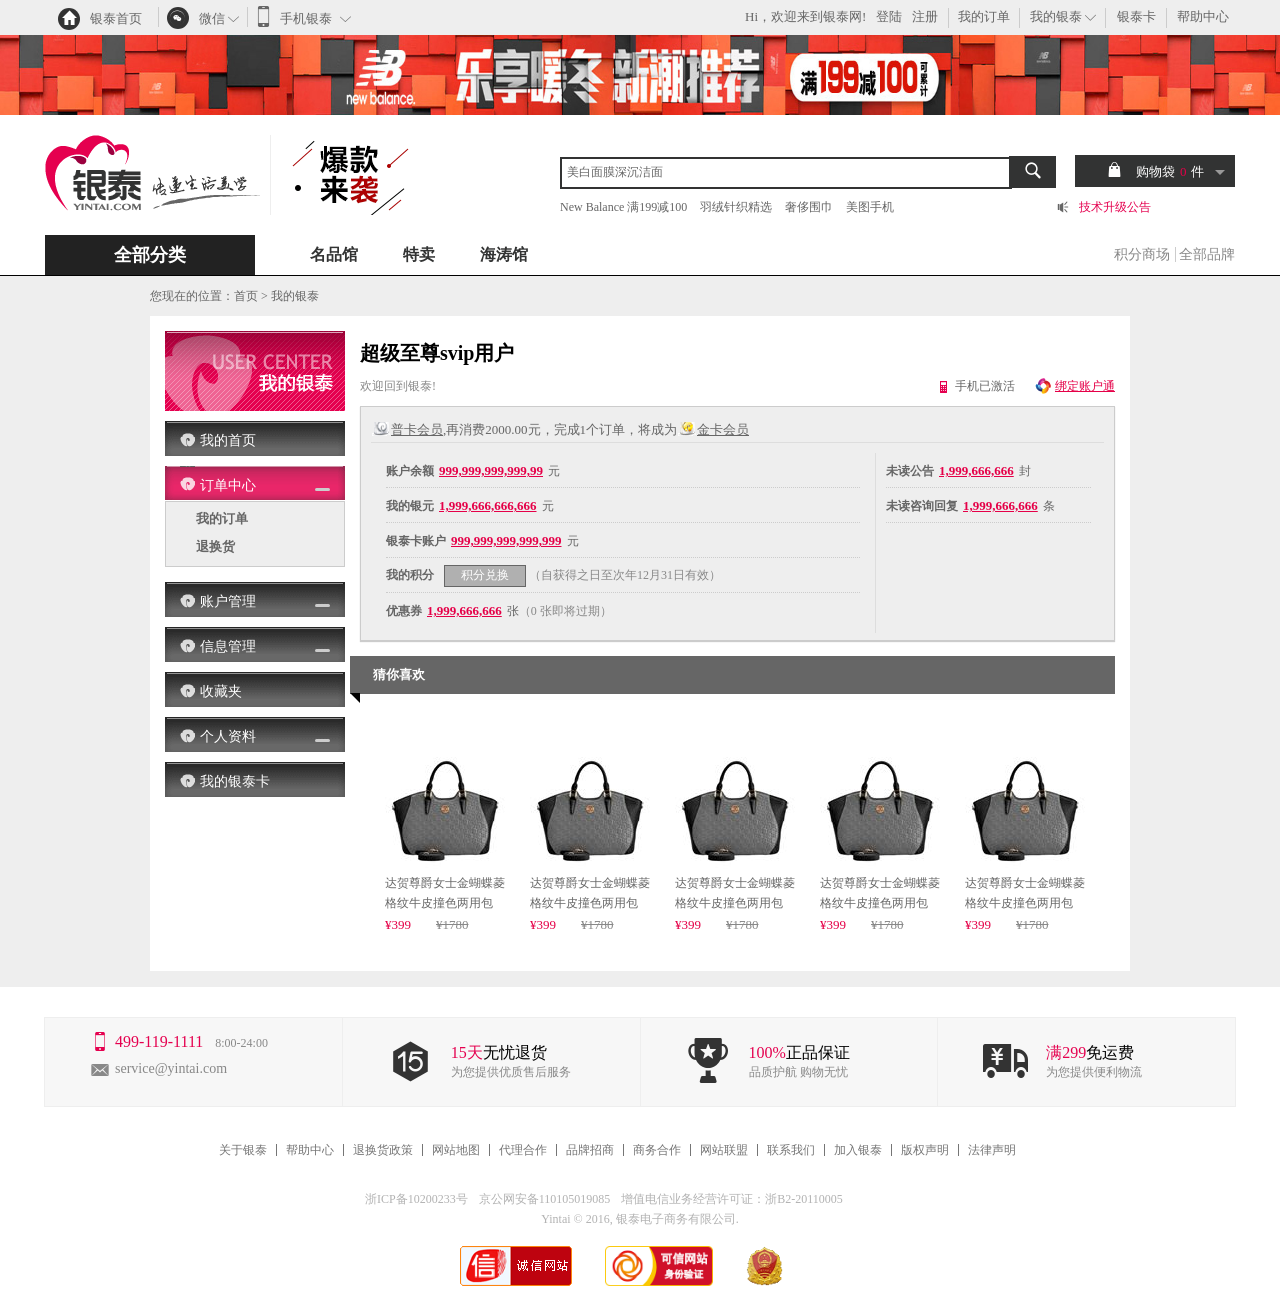
<file: grzz.html>
<!DOCTYPE html>
<html>
	<head>
		<meta charset="UTF-8">
		<title></title>
		<link rel="stylesheet" href="css/base.css"  type="text/css"/>
		<link rel="stylesheet" href="css/grzz.css"  type="text/css"/>
		<link rel="stylesheet" href="css/header.css" type="text/css" />
		<link rel="stylesheet" href="css/font.css" type="text/css" />
		<link rel="stylesheet" href="css/oder.css" type="text/css" />
		<script type="text/javascript" src="script/jquery-2.1.0.js" ></script>
	</head>
	<body>
		<!--头部-->
		<header></header>
		
		
		
		<div id="conten"></div>
		
			<div class="mian_right">
				<div class="main_right_zhxx">
					<p class="zhxx_username">超级至尊svip用户</p>
					<p class="zhxx_bd">欢迎回到银泰!<a href="javascript:;">绑定账户通</a><span>手机已激活</span></p>
					<div class="zhxx_main">
						<p>
							<a href="javascript:;">普卡会员</a>,再消费2000.00元，完成1个订单，将成为<a href="javascript:;">金卡会员</a>
						</p>
						<ul>
							<li><a href="javascript:;"><b>账户余额</b><strong>999,999,999,999,99</strong>元</a></li>
							<li><a href="javascript:;"><b>我的银元</b><strong>1,999,666,666,666</strong>元</a></li>
							<li><a href="javascript:;"><b>银泰卡账户</b><strong>999,999,999,999,999</strong>元</a></li>
							<li><a href="javascript:;"><b>我的积分</b><span>积分兑换</span></a>
								（自获得之日至次年12月31日有效）
							</li>
							<li><a href="javascript:;"><b>优惠券</b><strong>1,999,666,666</strong>张</a>（0 张即将过期）</li>
						</ul>
						<li class="zhxx_mian_r"><a href="javascript:;"><b>未读公告</b><strong>1,999,666,666</strong>封</a></li>
						<li class="zhxx_mian_r"><a href="javascript:;"><b>未读咨询回复</b><strong>1,999,666,666</strong>条</a></li>
					</div>
				</div>
				<div class="mian_right_like">
					<p>猜你喜欢<span></span></p>
					<ul>
						<li>
							<img src="images/grzz/like.jpg" />
							<a href="javascript:;">达贺尊爵女士金蝴蝶菱格纹牛皮撞色两用包PH09236</a>
							<p>¥399<s>¥1780</s></p>
						</li>
						<li>
							<img src="images/grzz/like.jpg" />
							<a href="javascript:;">达贺尊爵女士金蝴蝶菱格纹牛皮撞色两用包PH09236</a>
							<p>¥399<s>¥1780</s></p>
						</li>
						<li>
							<img src="images/grzz/like.jpg" />
							<a href="javascript:;">达贺尊爵女士金蝴蝶菱格纹牛皮撞色两用包PH09236</a>
							<p>¥399<s>¥1780</s></p>
						</li>
						<li>
							<img src="images/grzz/like.jpg" />
							<a href="javascript:;">达贺尊爵女士金蝴蝶菱格纹牛皮撞色两用包PH09236</a>
							<p>¥399<s>¥1780</s></p>
						</li>
						<li>
							<img src="images/grzz/like.jpg" />
							<a href="javascript:;">达贺尊爵女士金蝴蝶菱格纹牛皮撞色两用包PH09236</a>
							<p>¥399<s>¥1780</s></p>
						</li>
					</ul>
				</div>
			</div>
				
		
		
		<!--底部-->
		<div id="fonter"></div>
	</body>
	<script type="text/javascript" src="script/grzz.js" ></script>
</html>
</file>
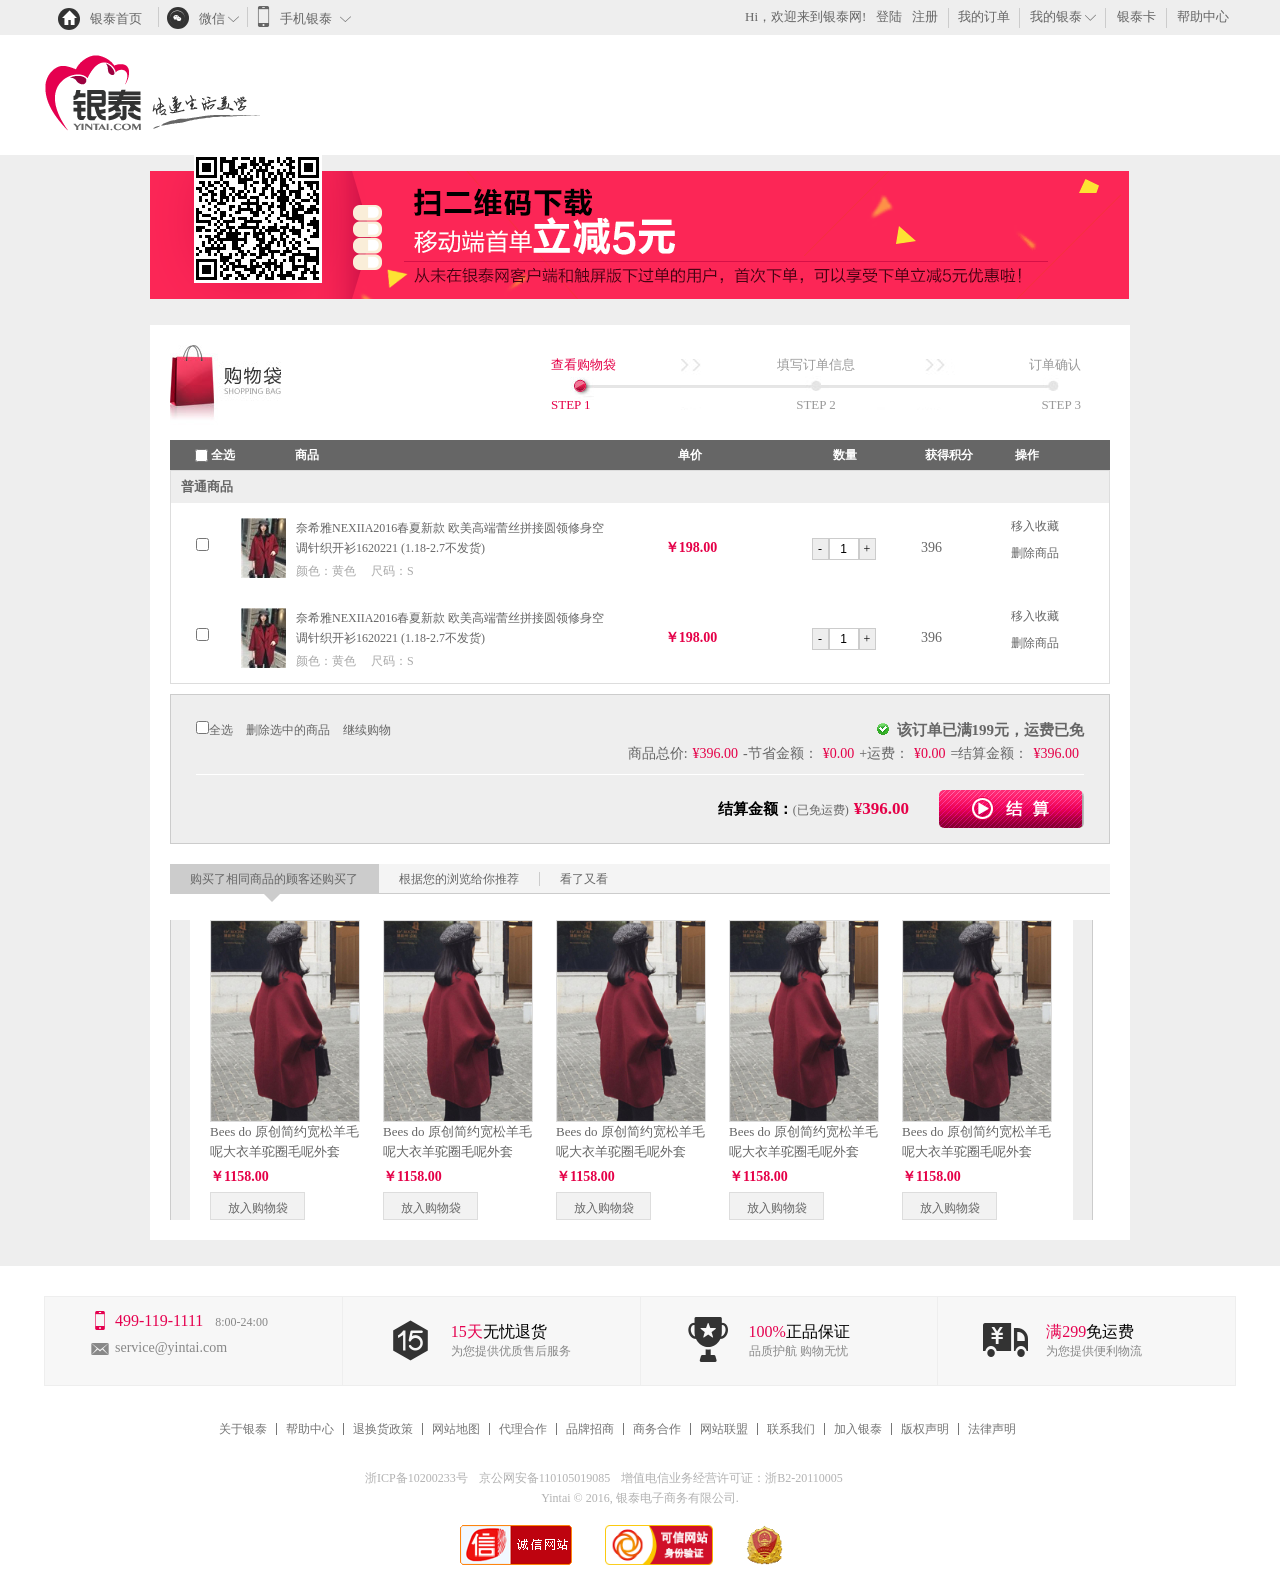
<file: gwcck.html>
<!DOCTYPE html>
<html>
	<head>
		<meta charset="UTF-8">
		<title></title>
		<link rel="stylesheet" href="css/gwcck.css" type="text/css" />
		<link rel="stylesheet" href="css/gwcck_.css" type="text/css" />
		<link rel="stylesheet" href="css/font.css" type="text/css" />
		<link rel="stylesheet" href="css/base.css" type="text/css" />
		<link rel="stylesheet" href="css/header.css" type="text/css" />
		<script type="text/javascript" src="script/jquery-2.1.0.js" ></script>
	</head>
		
	<body>
		
		<div id="warp_wrap"></div>
		
		
		<div class="main_main">
			<div class="shop_list">
				<div class="shop_list_title">
					<span><input type="checkbox" id="allCk"/><label for="allCk">全选</label></span>
					<span>商品</span>
					<span>单价</span>
					<span>数量</span>
					<span>获得积分</span>
					<span>操作</span>
				</div>
				<div class="shop_list_main">
					<div class="ptsp">普通商品</div>
					<ul class="clearfix">
						<li><input type="checkbox"/><a href="javscript:;"></a></li>
						<li><a href="javascript:;">奈希雅NEXIIA2016春夏新款 欧美高端蕾丝拼接圆领修身空调针织开衫1620221 (1.18-2.7不发货)</a><span>颜色：黄色</span><span>尺码：S</span></li>
						<li>￥198.00</li>
						<li><span>-</span><input type="text" value="1"/><span>+</span></li>
						<li>396</li>
						<li><a href="javascript:;">移入收藏</a><a href="javascript:;">删除商品</a></li>
					</ul>
					<ul class="clearfix">
						<li><input type="checkbox"/><a href="javscript:;"></a></li>
						<li><a href="javascript:;">奈希雅NEXIIA2016春夏新款 欧美高端蕾丝拼接圆领修身空调针织开衫1620221 (1.18-2.7不发货)</a><span>颜色：黄色</span><span>尺码：S</span></li>
						<li>￥198.00</li>
						<li><span>-</span><input type="text" value="1"/><span>+</span></li>
						<li>396</li>
						<li><a href="javascript:;">移入收藏</a><a href="javascript:;">删除商品</a></li>
					</ul>
				</div>
				
				<div class="shop_list_js">
					<div class="list_js_top">
						<p><input type="checkbox" id="quanxuan"/><label for="quanxuan">全选</label>
							<a href="javascript:;">删除选中的商品</a>
							<a href="javascript:;">继续购物</a>
							<span>该订单已满199元，运费已免</span>
						</p>
						<p class="jsjg">
							商品总价:<span>¥396.00</span>-节省金额：<span>¥0.00</span>+运费：<span>¥0.00</span>=结算金额：<span>¥396.00</span>
						</p>
					</div>
					<div class="list_js_down">
						<b>结算金额：</b>(已免运费)<strong>¥396.00</strong>
						
						<a href="checkout.html"></a>
					</div>
				</div>
			</div>
			
			<div class="like">
				<p class="like_title">
					<span><a href="javascript:;">购买了相同商品的顾客还购买了</a><i></i></span>
					<span><a href="javascript:;">根据您的浏览给你推荐</a></span>
					<span><a href="javascript:;">看了又看</a></span>
				</p>
				<div class="like_mian">
					<ul class="clearfix">
						<li>
							<a href="javascript:;"></a>
							<a href="javascript:;">Bees do 原创简约宽松羊毛呢大衣羊驼圈毛呢外套</a>
							<p>￥1158.00</p>
							<span>放入购物袋</span>
						</li>
						<li>
							<a href="javascript:;"></a>
							<a href="javascript:;">Bees do 原创简约宽松羊毛呢大衣羊驼圈毛呢外套</a>
							<p>￥1158.00</p>
							<span>放入购物袋</span>
						</li>
						<li>
							<a href="javascript:;"></a>
							<a href="javascript:;">Bees do 原创简约宽松羊毛呢大衣羊驼圈毛呢外套</a>
							<p>￥1158.00</p>
							<span>放入购物袋</span>
						</li>
						<li>
							<a href="javascript:;"></a>
							<a href="javascript:;">Bees do 原创简约宽松羊毛呢大衣羊驼圈毛呢外套</a>
							<p>￥1158.00</p>
							<span>放入购物袋</span>
						</li>
						<li>
							<a href="javascript:;"></a>
							<a href="javascript:;">Bees do 原创简约宽松羊毛呢大衣羊驼圈毛呢外套</a>
							<p>￥1158.00</p>
							<span>放入购物袋</span>
						</li>
						<li>
							<a href="javascript:;"></a>
							<a href="javascript:;">Bees do 原创简约宽松羊毛呢大衣羊驼圈毛呢外套</a>
							<p>￥1158.00</p>
							<span>放入购物袋</span>
						</li>
						<li>
							<a href="javascript:;"></a>
							<a href="javascript:;">Bees do 原创简约宽松羊毛呢大衣羊驼圈毛呢外套</a>
							<p>￥1158.00</p>
							<span>放入购物袋</span>
						</li>
						<li>
							<a href="javascript:;"></a>
							<a href="javascript:;">Bees do 原创简约宽松羊毛呢大衣羊驼圈毛呢外套</a>
							<p>￥1158.00</p>
							<span>放入购物袋</span>
						</li>
					</ul>					
					<span class="like_btn_l"></span>
					<span class="like_btn_r"></span>
				</div>
			</div>
		</div>
		
		
		
		
	</body>
	<script type="text/javascript" src="script/gwcck_.js" ></script>
</html>
</file>
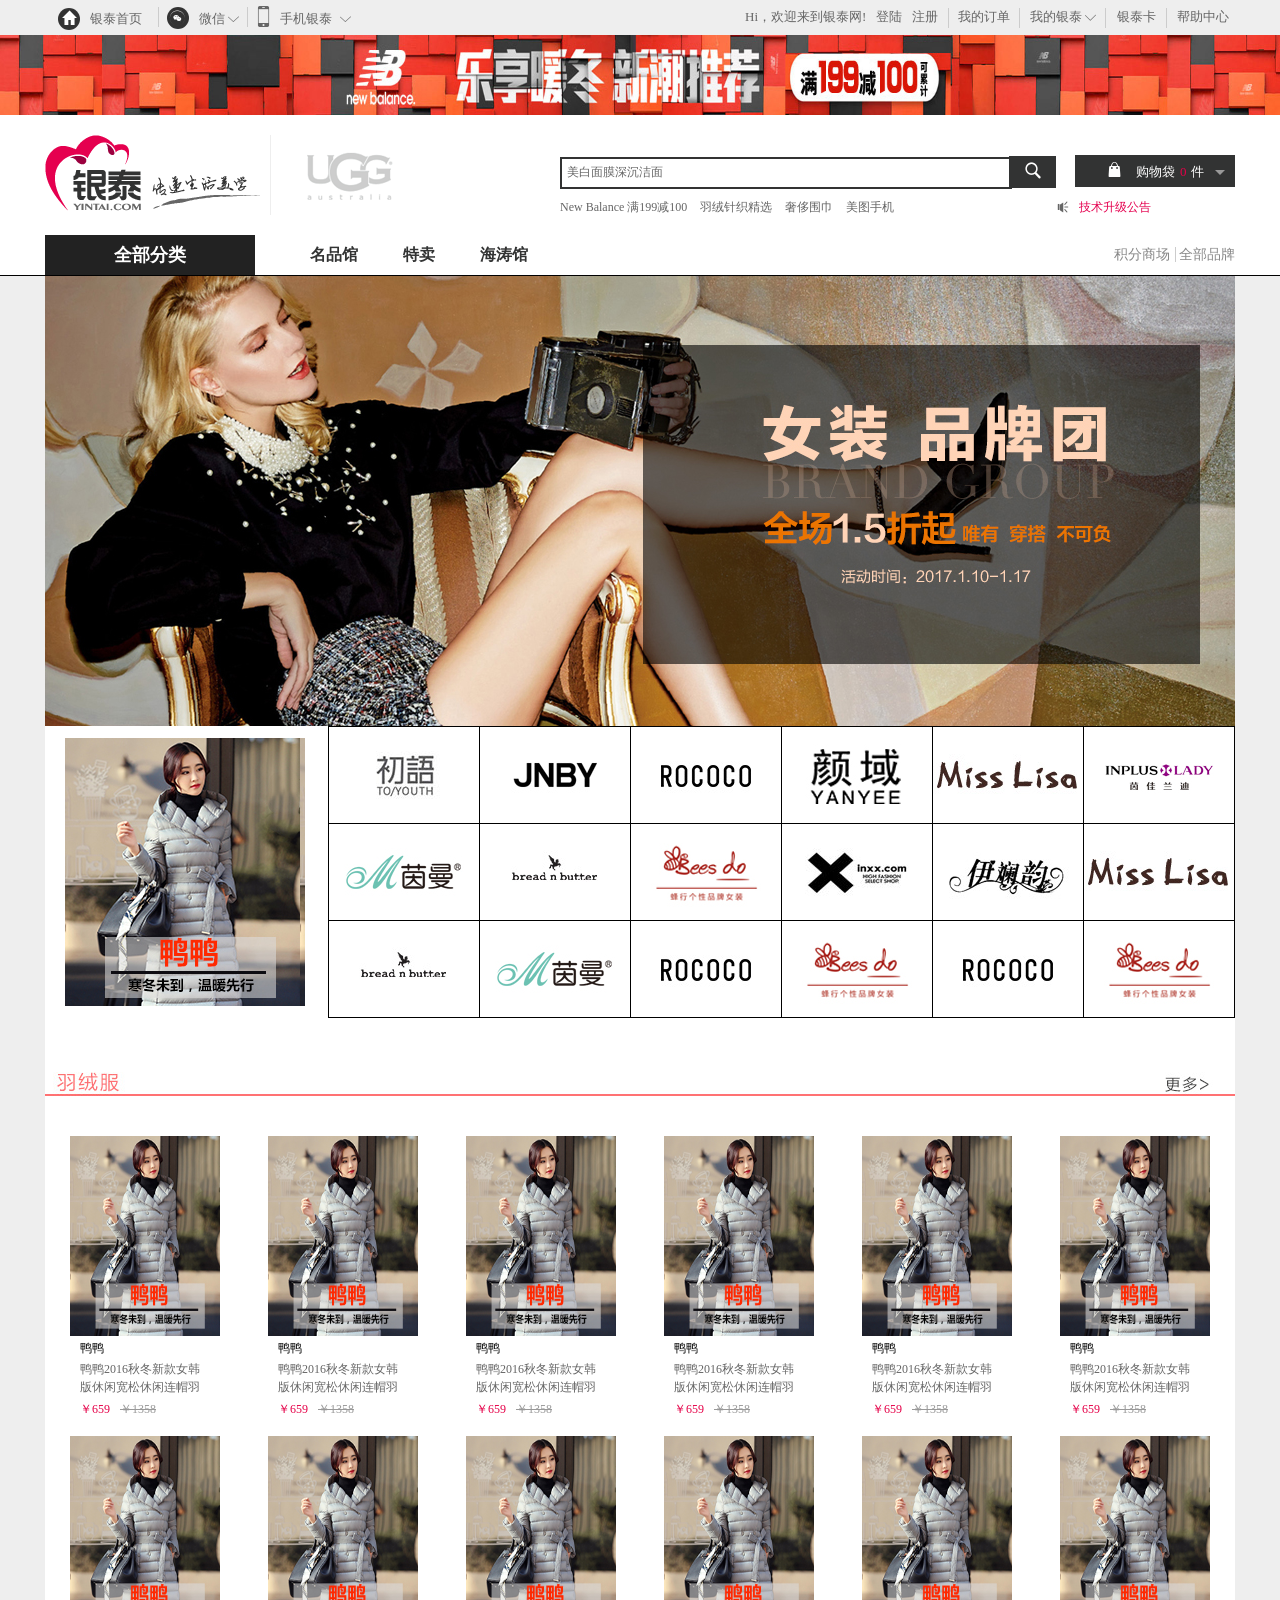
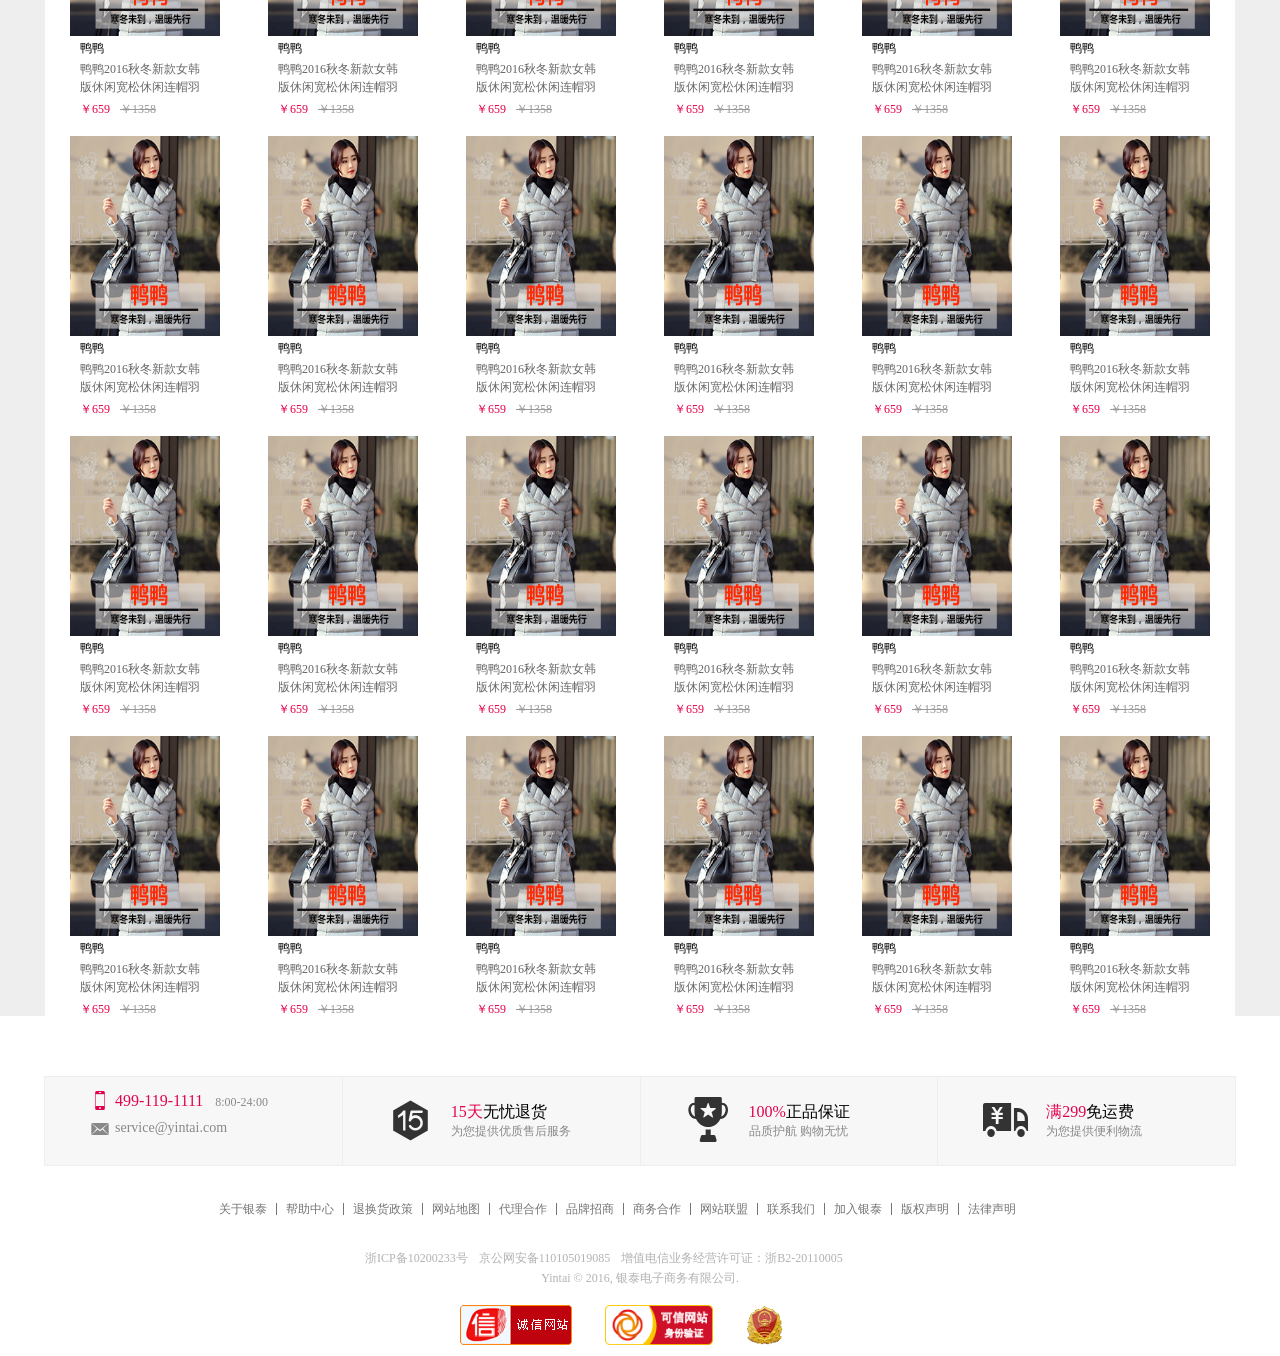
<file: productlist.html>
<!DOCTYPE html>
<html>
	<head>
		<meta charset="utf-8">
		<title></title>
		<script src="script/jquery-2.1.0.js"></script>
		<link href="css/base.css" rel="stylesheet" type="text/css"/>
		<link rel="stylesheet" href="css/productlist.css"  type="text/css"/>
		<link rel="stylesheet" href="css/font.css" type="text/css" />
		<link rel="stylesheet" href="css/header.css" type="text/css" />
	</head>
	<body>
		<header>
			<script>
				$("header").load("header.html",function(){
					$.getScript("script/header.js");
				})
			</script>
		</header>
		
		<!--banner开始-->
		<div id="banner">
			<div class="banner_mian">
				<a href="javascript:;"></a>
			</div>
		</div>
		<!--banner结束-->
		
		<!--mian_log开始-->
			<div id="main_log">
				<div class="main_log_left">
					<a href="javascript:;"></a>
				</div>
				<ul>
					<li><a href="javascript:;"></a></li>
					<li><a href="javascript:;"></a></li>
					<li><a href="javascript:;"></a></li>
					<li><a href="javascript:;"></a></li>
					<li><a href="javascript:;"></a></li>
					<li><a href="javascript:;"></a></li>
					<li><a href="javascript:;"></a></li>
					<li><a href="javascript:;"></a></li>
					<li><a href="javascript:;"></a></li>
					<li><a href="javascript:;"></a></li>
					<li><a href="javascript:;"></a></li>
					<li><a href="javascript:;"></a></li>
					<li><a href="javascript:;"></a></li>
					<li><a href="javascript:;"></a></li>
					<li><a href="javascript:;"></a></li>
					<li><a href="javascript:;"></a></li>
					<li><a href="javascript:;"></a></li>
					<li><a href="javascript:;"></a></li>
				</ul>
			</div>
			
		<!--mian_log结束-->
		
		<div id="main_yrf">
			<p><a href="javascript:;"></a></p>
			<div class="main_yrf_main">
				<div class="main_yrf_main_one">
					<a href="javascript:;"></a>
					<a href="javascript:;">鸭鸭</a>
					<a href="javascript:;">鸭鸭2016秋冬新款女韩版休闲宽松休闲连帽羽</a>
					<em>￥659</em><s>￥1358</s>
				</div>
				<div class="main_yrf_main_one">
					<a href="javascript:;"></a>
					<a href="javascript:;">鸭鸭</a>
					<a href="javascript:;">鸭鸭2016秋冬新款女韩版休闲宽松休闲连帽羽</a>
					<em>￥659</em><s>￥1358</s>
				</div>
				<div class="main_yrf_main_one">
					<a href="javascript:;"></a>
					<a href="javascript:;">鸭鸭</a>
					<a href="javascript:;">鸭鸭2016秋冬新款女韩版休闲宽松休闲连帽羽</a>
					<em>￥659</em><s>￥1358</s>
				</div>
				<div class="main_yrf_main_one">
					<a href="javascript:;"></a>
					<a href="javascript:;">鸭鸭</a>
					<a href="javascript:;">鸭鸭2016秋冬新款女韩版休闲宽松休闲连帽羽</a>
					<em>￥659</em><s>￥1358</s>
				</div>
				<div class="main_yrf_main_one">
					<a href="javascript:;"></a>
					<a href="javascript:;">鸭鸭</a>
					<a href="javascript:;">鸭鸭2016秋冬新款女韩版休闲宽松休闲连帽羽</a>
					<em>￥659</em><s>￥1358</s>
				</div>
				<div class="main_yrf_main_one">
					<a href="javascript:;"></a>
					<a href="javascript:;">鸭鸭</a>
					<a href="javascript:;">鸭鸭2016秋冬新款女韩版休闲宽松休闲连帽羽</a>
					<em>￥659</em><s>￥1358</s>
				</div>
			</div>
			<div class="main_yrf_main">
				<div class="main_yrf_main_one">
					<a href="javascript:;"></a>
					<a href="javascript:;">鸭鸭</a>
					<a href="javascript:;">鸭鸭2016秋冬新款女韩版休闲宽松休闲连帽羽</a>
					<em>￥659</em><s>￥1358</s>
				</div>
				<div class="main_yrf_main_one">
					<a href="javascript:;"></a>
					<a href="javascript:;">鸭鸭</a>
					<a href="javascript:;">鸭鸭2016秋冬新款女韩版休闲宽松休闲连帽羽</a>
					<em>￥659</em><s>￥1358</s>
				</div>
				<div class="main_yrf_main_one">
					<a href="javascript:;"></a>
					<a href="javascript:;">鸭鸭</a>
					<a href="javascript:;">鸭鸭2016秋冬新款女韩版休闲宽松休闲连帽羽</a>
					<em>￥659</em><s>￥1358</s>
				</div>
				<div class="main_yrf_main_one">
					<a href="javascript:;"></a>
					<a href="javascript:;">鸭鸭</a>
					<a href="javascript:;">鸭鸭2016秋冬新款女韩版休闲宽松休闲连帽羽</a>
					<em>￥659</em><s>￥1358</s>
				</div>
				<div class="main_yrf_main_one">
					<a href="javascript:;"></a>
					<a href="javascript:;">鸭鸭</a>
					<a href="javascript:;">鸭鸭2016秋冬新款女韩版休闲宽松休闲连帽羽</a>
					<em>￥659</em><s>￥1358</s>
				</div>
				<div class="main_yrf_main_one">
					<a href="javascript:;"></a>
					<a href="javascript:;">鸭鸭</a>
					<a href="javascript:;">鸭鸭2016秋冬新款女韩版休闲宽松休闲连帽羽</a>
					<em>￥659</em><s>￥1358</s>
				</div>
			</div>
			<div class="main_yrf_main">
				<div class="main_yrf_main_one">
					<a href="javascript:;"></a>
					<a href="javascript:;">鸭鸭</a>
					<a href="javascript:;">鸭鸭2016秋冬新款女韩版休闲宽松休闲连帽羽</a>
					<em>￥659</em><s>￥1358</s>
				</div>
				<div class="main_yrf_main_one">
					<a href="javascript:;"></a>
					<a href="javascript:;">鸭鸭</a>
					<a href="javascript:;">鸭鸭2016秋冬新款女韩版休闲宽松休闲连帽羽</a>
					<em>￥659</em><s>￥1358</s>
				</div>
				<div class="main_yrf_main_one">
					<a href="javascript:;"></a>
					<a href="javascript:;">鸭鸭</a>
					<a href="javascript:;">鸭鸭2016秋冬新款女韩版休闲宽松休闲连帽羽</a>
					<em>￥659</em><s>￥1358</s>
				</div>
				<div class="main_yrf_main_one">
					<a href="javascript:;"></a>
					<a href="javascript:;">鸭鸭</a>
					<a href="javascript:;">鸭鸭2016秋冬新款女韩版休闲宽松休闲连帽羽</a>
					<em>￥659</em><s>￥1358</s>
				</div>
				<div class="main_yrf_main_one">
					<a href="javascript:;"></a>
					<a href="javascript:;">鸭鸭</a>
					<a href="javascript:;">鸭鸭2016秋冬新款女韩版休闲宽松休闲连帽羽</a>
					<em>￥659</em><s>￥1358</s>
				</div>
				<div class="main_yrf_main_one">
					<a href="javascript:;"></a>
					<a href="javascript:;">鸭鸭</a>
					<a href="javascript:;">鸭鸭2016秋冬新款女韩版休闲宽松休闲连帽羽</a>
					<em>￥659</em><s>￥1358</s>
				</div>
			</div>
			<div class="main_yrf_main">
				<div class="main_yrf_main_one">
					<a href="javascript:;"></a>
					<a href="javascript:;">鸭鸭</a>
					<a href="javascript:;">鸭鸭2016秋冬新款女韩版休闲宽松休闲连帽羽</a>
					<em>￥659</em><s>￥1358</s>
				</div>
				<div class="main_yrf_main_one">
					<a href="javascript:;"></a>
					<a href="javascript:;">鸭鸭</a>
					<a href="javascript:;">鸭鸭2016秋冬新款女韩版休闲宽松休闲连帽羽</a>
					<em>￥659</em><s>￥1358</s>
				</div>
				<div class="main_yrf_main_one">
					<a href="javascript:;"></a>
					<a href="javascript:;">鸭鸭</a>
					<a href="javascript:;">鸭鸭2016秋冬新款女韩版休闲宽松休闲连帽羽</a>
					<em>￥659</em><s>￥1358</s>
				</div>
				<div class="main_yrf_main_one">
					<a href="javascript:;"></a>
					<a href="javascript:;">鸭鸭</a>
					<a href="javascript:;">鸭鸭2016秋冬新款女韩版休闲宽松休闲连帽羽</a>
					<em>￥659</em><s>￥1358</s>
				</div>
				<div class="main_yrf_main_one">
					<a href="javascript:;"></a>
					<a href="javascript:;">鸭鸭</a>
					<a href="javascript:;">鸭鸭2016秋冬新款女韩版休闲宽松休闲连帽羽</a>
					<em>￥659</em><s>￥1358</s>
				</div>
				<div class="main_yrf_main_one">
					<a href="javascript:;"></a>
					<a href="javascript:;">鸭鸭</a>
					<a href="javascript:;">鸭鸭2016秋冬新款女韩版休闲宽松休闲连帽羽</a>
					<em>￥659</em><s>￥1358</s>
				</div>
			</div>
			<div class="main_yrf_main">
				<div class="main_yrf_main_one">
					<a href="javascript:;"></a>
					<a href="javascript:;">鸭鸭</a>
					<a href="javascript:;">鸭鸭2016秋冬新款女韩版休闲宽松休闲连帽羽</a>
					<em>￥659</em><s>￥1358</s>
				</div>
				<div class="main_yrf_main_one">
					<a href="javascript:;"></a>
					<a href="javascript:;">鸭鸭</a>
					<a href="javascript:;">鸭鸭2016秋冬新款女韩版休闲宽松休闲连帽羽</a>
					<em>￥659</em><s>￥1358</s>
				</div>
				<div class="main_yrf_main_one">
					<a href="javascript:;"></a>
					<a href="javascript:;">鸭鸭</a>
					<a href="javascript:;">鸭鸭2016秋冬新款女韩版休闲宽松休闲连帽羽</a>
					<em>￥659</em><s>￥1358</s>
				</div>
				<div class="main_yrf_main_one">
					<a href="javascript:;"></a>
					<a href="javascript:;">鸭鸭</a>
					<a href="javascript:;">鸭鸭2016秋冬新款女韩版休闲宽松休闲连帽羽</a>
					<em>￥659</em><s>￥1358</s>
				</div>
				<div class="main_yrf_main_one">
					<a href="javascript:;"></a>
					<a href="javascript:;">鸭鸭</a>
					<a href="javascript:;">鸭鸭2016秋冬新款女韩版休闲宽松休闲连帽羽</a>
					<em>￥659</em><s>￥1358</s>
				</div>
				<div class="main_yrf_main_one">
					<a href="javascript:;"></a>
					<a href="javascript:;">鸭鸭</a>
					<a href="javascript:;">鸭鸭2016秋冬新款女韩版休闲宽松休闲连帽羽</a>
					<em>￥659</em><s>￥1358</s>
				</div>
			</div>
		</div>
		
		
		
		
		<div id="fonter">
			<script>
				$("#fonter").load("font.html")
			</script>
		</div>
		
	</body>
	<script src="script/productlist.js"></script>
	
</html>
</file>
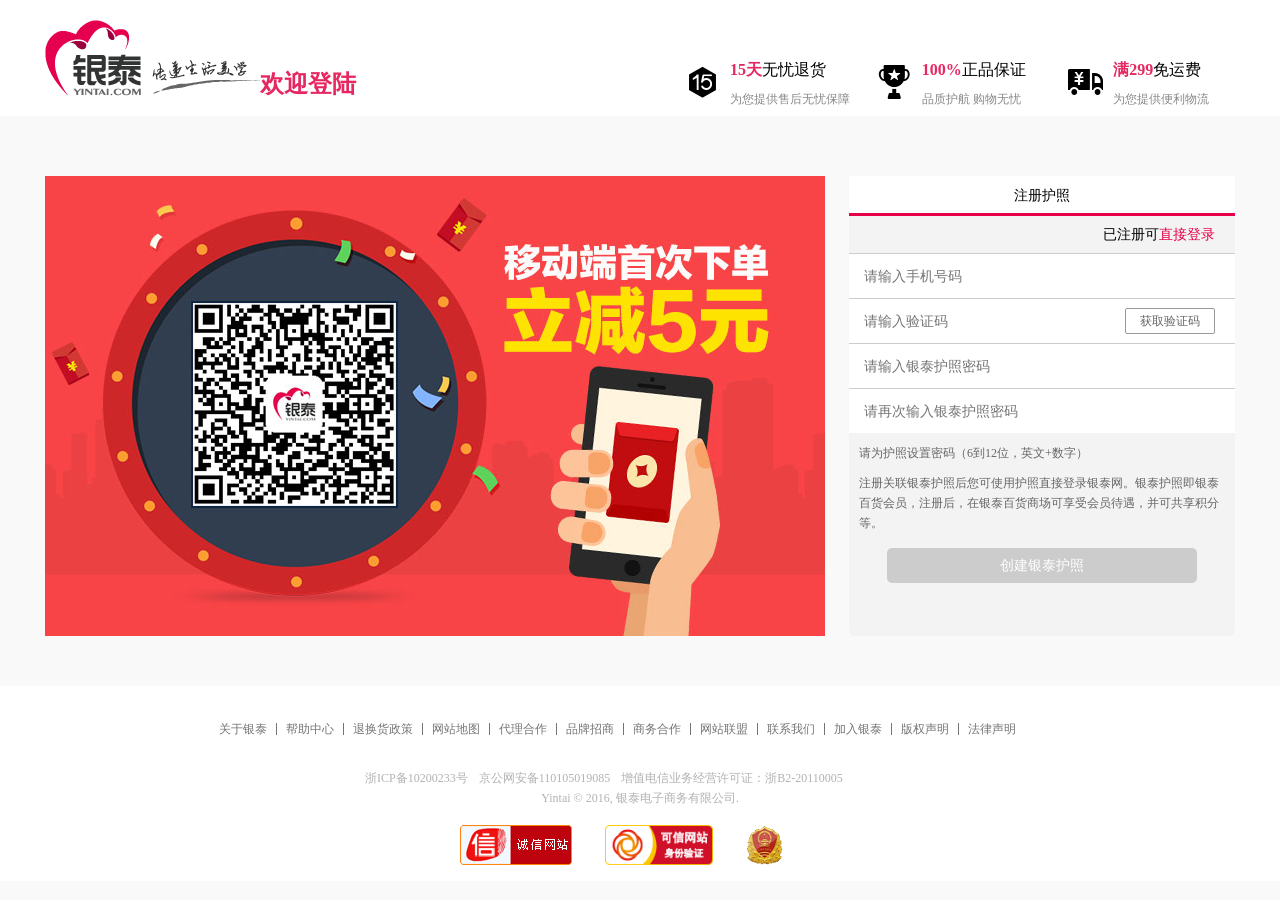
<file: register.html>
<!DOCTYPE html>
<html>
	<head>
		<meta charset="utf-8">
		<title></title>
		<script src="http://libs.baidu.com/jquery/2.0.0/jquery.min.js"></script>
		<link rel="stylesheet" href="css/register.css" type="text/css" />
		<script src="script/jquery-2.1.0.js"></script>
	</head>
	<body>
		<div class="register">
			<p>注册护照</p>
			<p>已注册可<a href="registerlog.html">直接登录</a></p>
			<input type="text" placeholder="请输入手机号码" name="phone" />
			<div><span>获取验证码</span><input type="text" placeholder="请输入验证码" name="yzm" /></div>
			<input type="text" placeholder="请输入银泰护照密码" name="password" />
			<input type="text" placeholder="请再次输入银泰护照密码" name="password1" />
			<p class="register_down">请为护照设置密码（6到12位，英文+数字）</p>
			<p class="register_down">注册关联银泰护照后您可使用护照直接登录银泰网。银泰护照即银泰百货会员，注册后，在银泰百货商场可享受会员待遇，并可共享积分等。</p>
			<button>创建银泰护照</button>
			<div class="tishi">
				<div>
					<b>温馨提示</b>
					<p>请输入手机号码</p>
					<span>确定</span>
				</div>
			</div>
		</div>
		<div class="main"></div>
	</body>
	<script type="text/javascript">
		$(".main").load("registerlog.html",function(){
			
			
			$(".register").replaceAll($(".main_right"))
			
		})
	</script>
	<script src="script/register.js"></script>
</html>
</file>
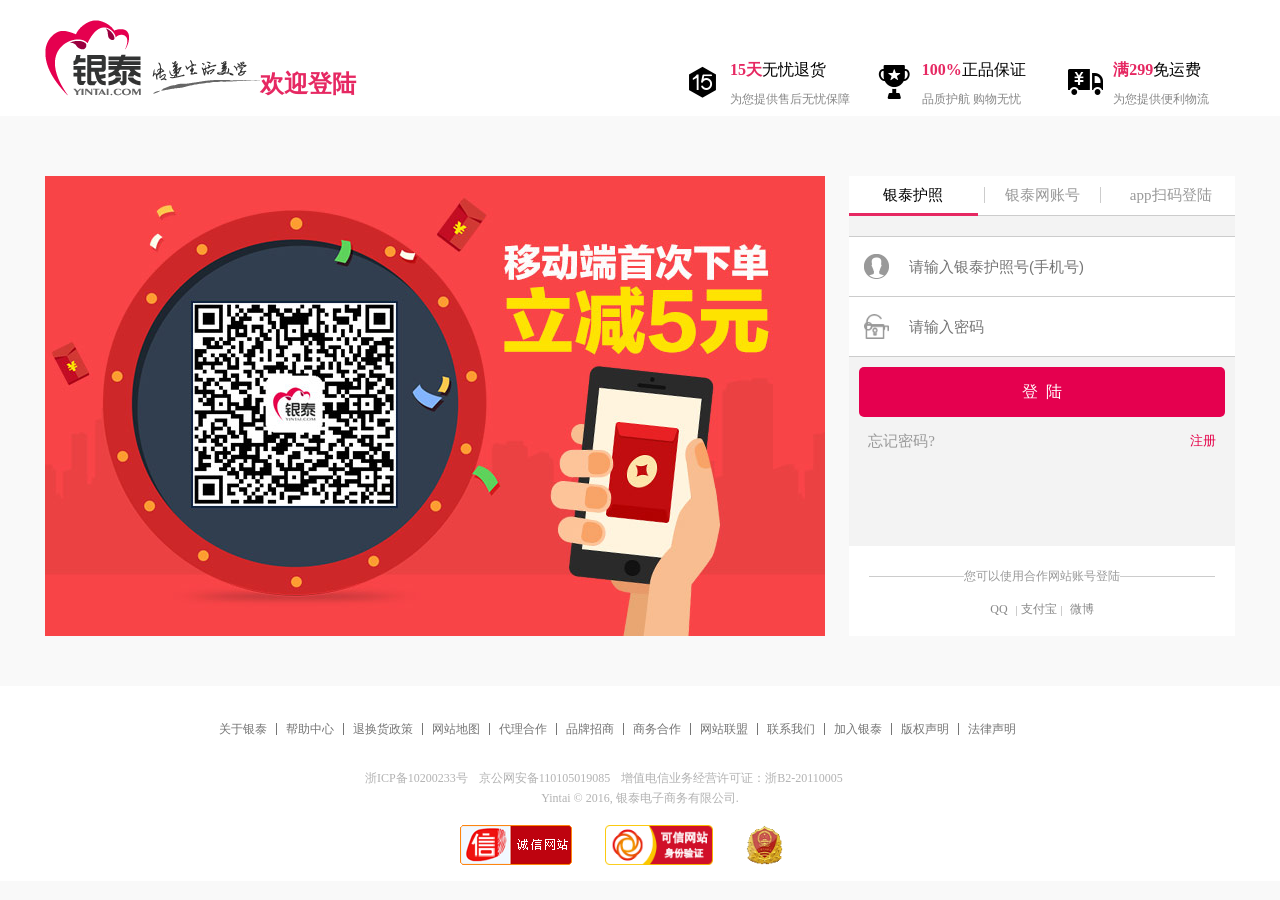
<file: registerlog.html>
<!DOCTYPE html>
<html>
	<head>
		<meta charset="utf-8">
		<title></title>
		<link href="css/base.css"  type="text/css" rel="stylesheet" />
		<link href="css/registerlog.css" type="text/css" rel="stylesheet" />
		<link rel="stylesheet" href="css/font.css" type="text/css" />
		<script src="script/jquery-2.1.0.js"></script>
	</head>
	<body>
		<div id="header">
			<div class="header_left">			
				<a href="index.html"></a>
				<span>欢迎登陆</span>
				<div class="header_right">
					<div>
						<i>&#xe671;</i>
						<strong><span>15天</span>无忧退货</strong>
						<b>为您提供售后无忧保障</b>
					</div>
					<div>
						<i>&#xe608;</i>
						<strong><span>100%</span>正品保证</strong>
						<b>品质护航 购物无忧</b>
					</div>
					<div>
						<i>&#xe66d;</i>
						<strong><span>满299</span>免运费</strong>
						<b>为您提供便利物流</b>
					</div>
				</div>
			</div>
		</div>
		
		
		<div id="main">
			<div class="main_left">
				<img src="images/registerlog1.jpg" />
			</div>
			<div class="main_right">
				<ul>
					<li>
						<span>银泰护照</span>
					</li>
					<li>
						<span>银泰网账号</span>
					</li>
					<li>
						<span>app扫码登陆</span>
					</li>
				</ul>
				<div class="main_right_dl">
					<div>
						<img src="images/registerlog1.png" />
						<input type="text" placeholder="请输入银泰护照号(手机号)" />
					</div>
					<div>
						<img src="images/registerlog2.png" />
						<input type="password" placeholder="请输入密码" />
					</div>
					<input type="button" value="登  陆" id="dl"/>
					<p><a href="javascript:;">忘记密码?</a><a href="register.html">注册</a></p>
				</div>
				
				
				<div class="main_right_dl">
					<div>
						<img src="images/registerlog1.png" />
						<input type="text" placeholder="请输入手机号/邮箱" />
					</div>
					<div>
						<img src="images/registerlog2.png" />
						<input type="text" placeholder="请输入密码" />
					</div>
					<input type="button" value="登  陆" />
					<p><a href="javascript:;">忘记密码?</a><a href="register.html">注册</a></p>
				</div>
					
					
					
				<div class="main_right_dl app">
					<p>用银泰网APP 扫描二维码安全登录</p>
					<div>
						<img src="images/registerlog4.jpg" />
						<img src="images/registerlog5.png" />
					</div>
					<p><a href="javascript:;">下载银泰网APP</a><a href="javascript:;">使用帮助</a></p>
					<span>仅限4.1.1以上版本使用</span>
				</div>
				
				
				<div class="mian_right_down">
					<p><span>您可以使用合作网站账号登陆</span></p>
						<span><a href="javascript:;">QQ</a></span>
						<span><a href="javascript:;">支付宝</a></span>
						<span><a href="javascript:;">微博</a></span>
				</div>
				
				
						
				<div class="tishi">
					<div>
						<b>温馨提示</b>
						<p>请输入手机号码</p>
						<span>确定</span>
					</div>
				</div>
				
				
			</div>
		</div>
		
		
		<div id="fonter">
			
			<script>
			
					$("#fonter").load("font.html",function(){
					$(".fonter_middle").remove();
				});

				window.onload=function(){
					console.log(localStorage)
				}
			</script>
			
		</div>
	</body>
	<script src="script/registerlog.js"></script>
</html>
</file>
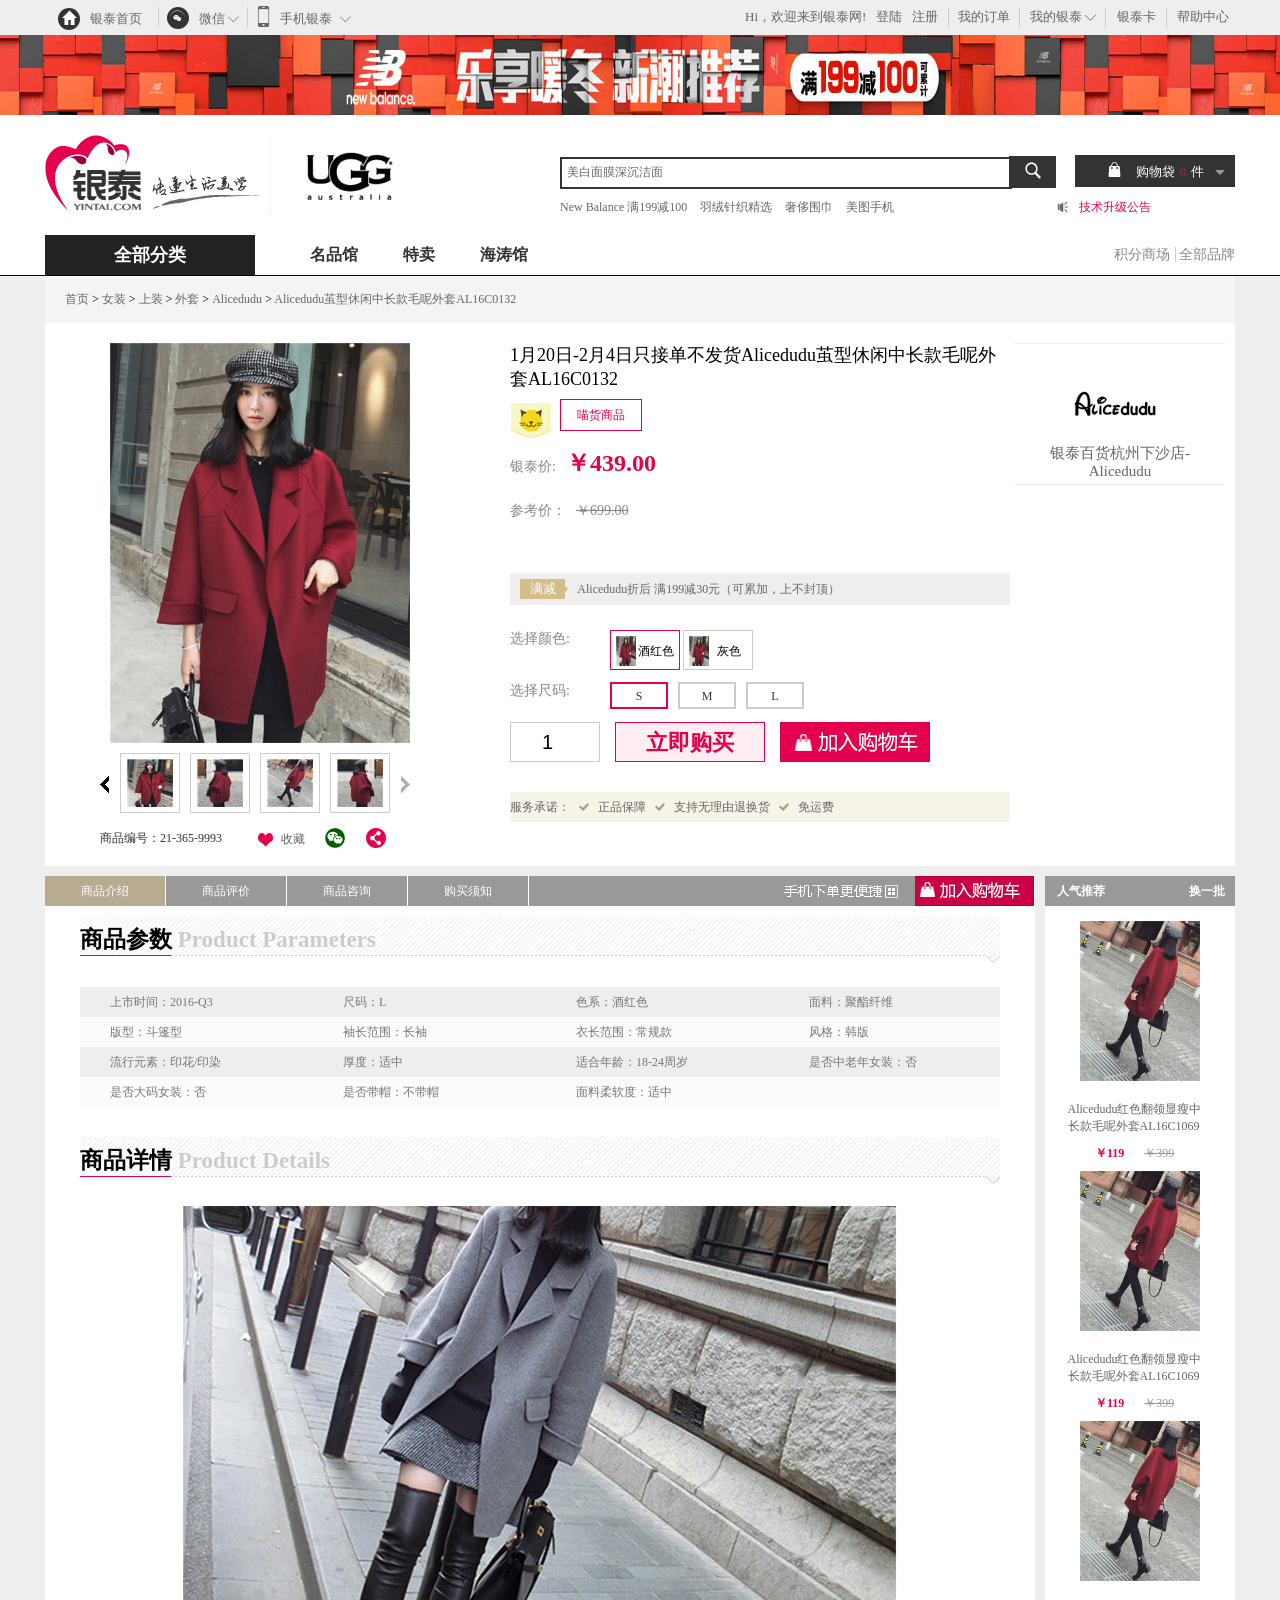
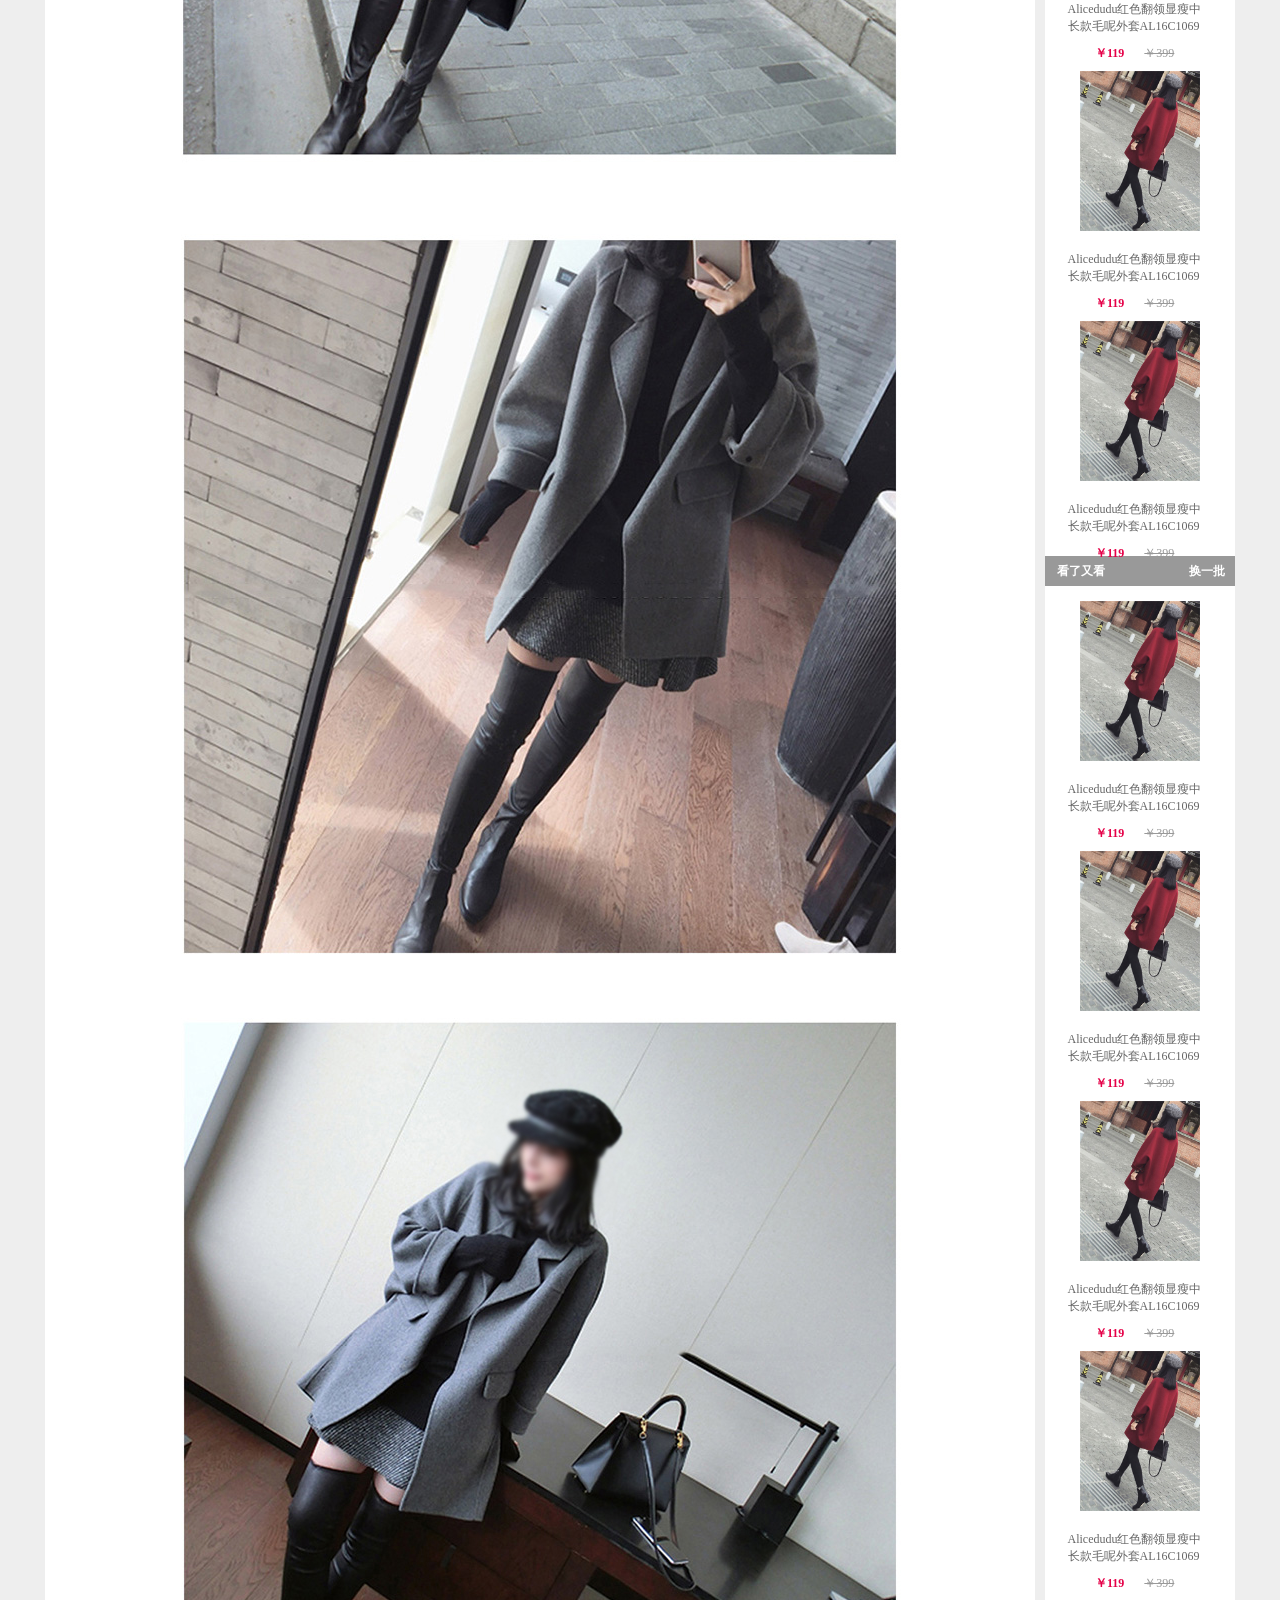
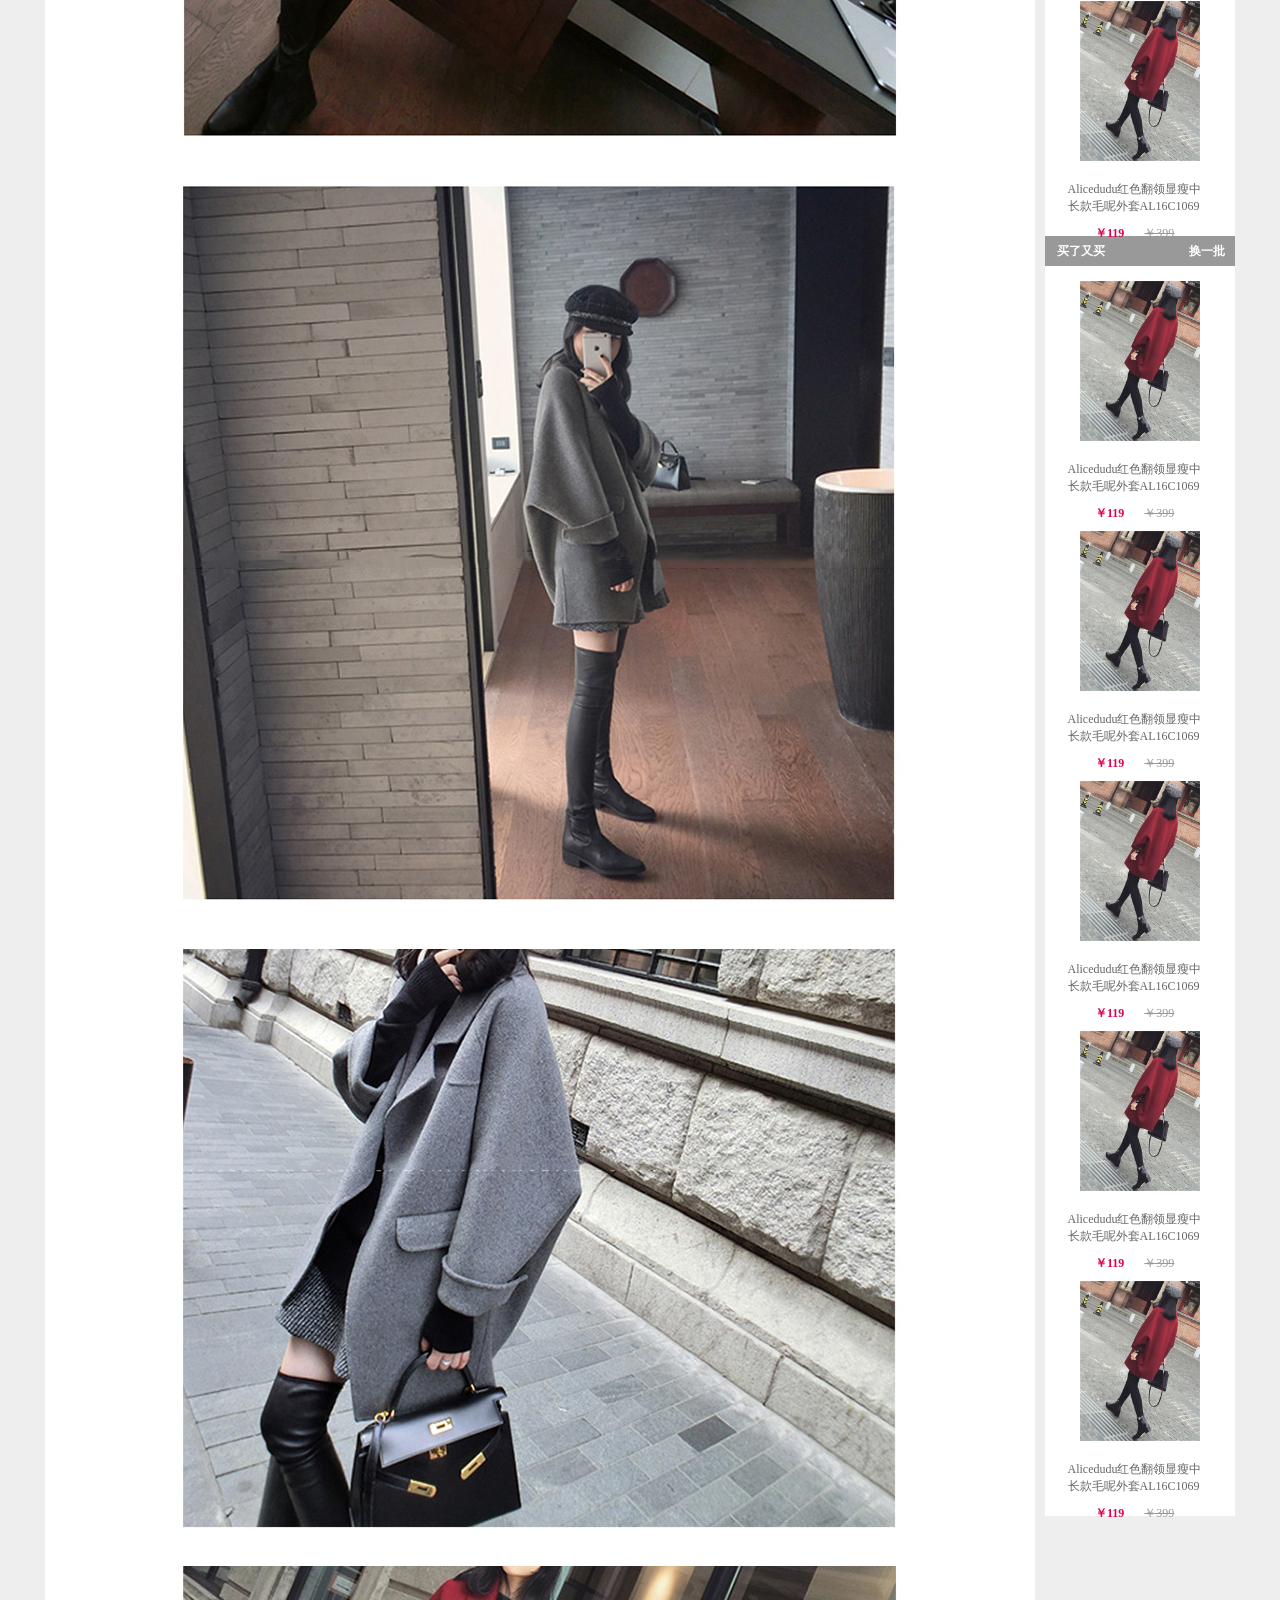
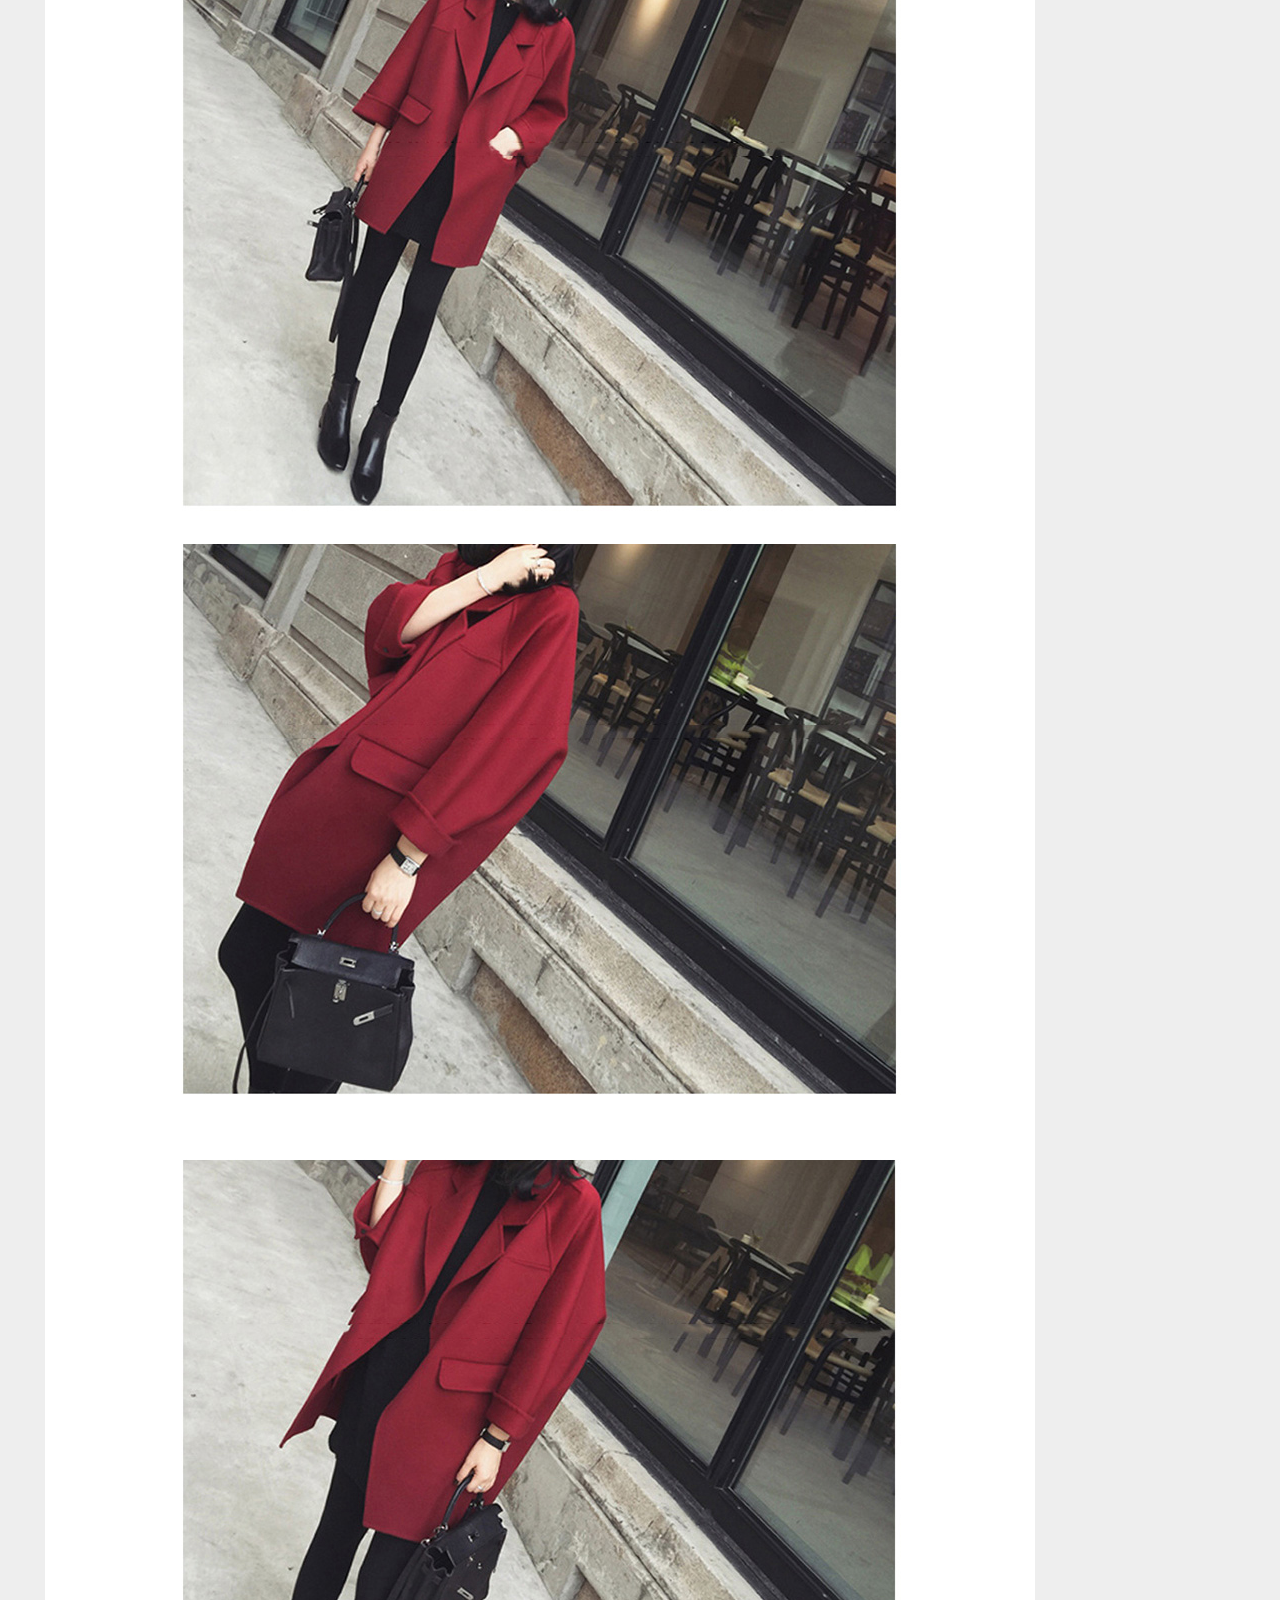
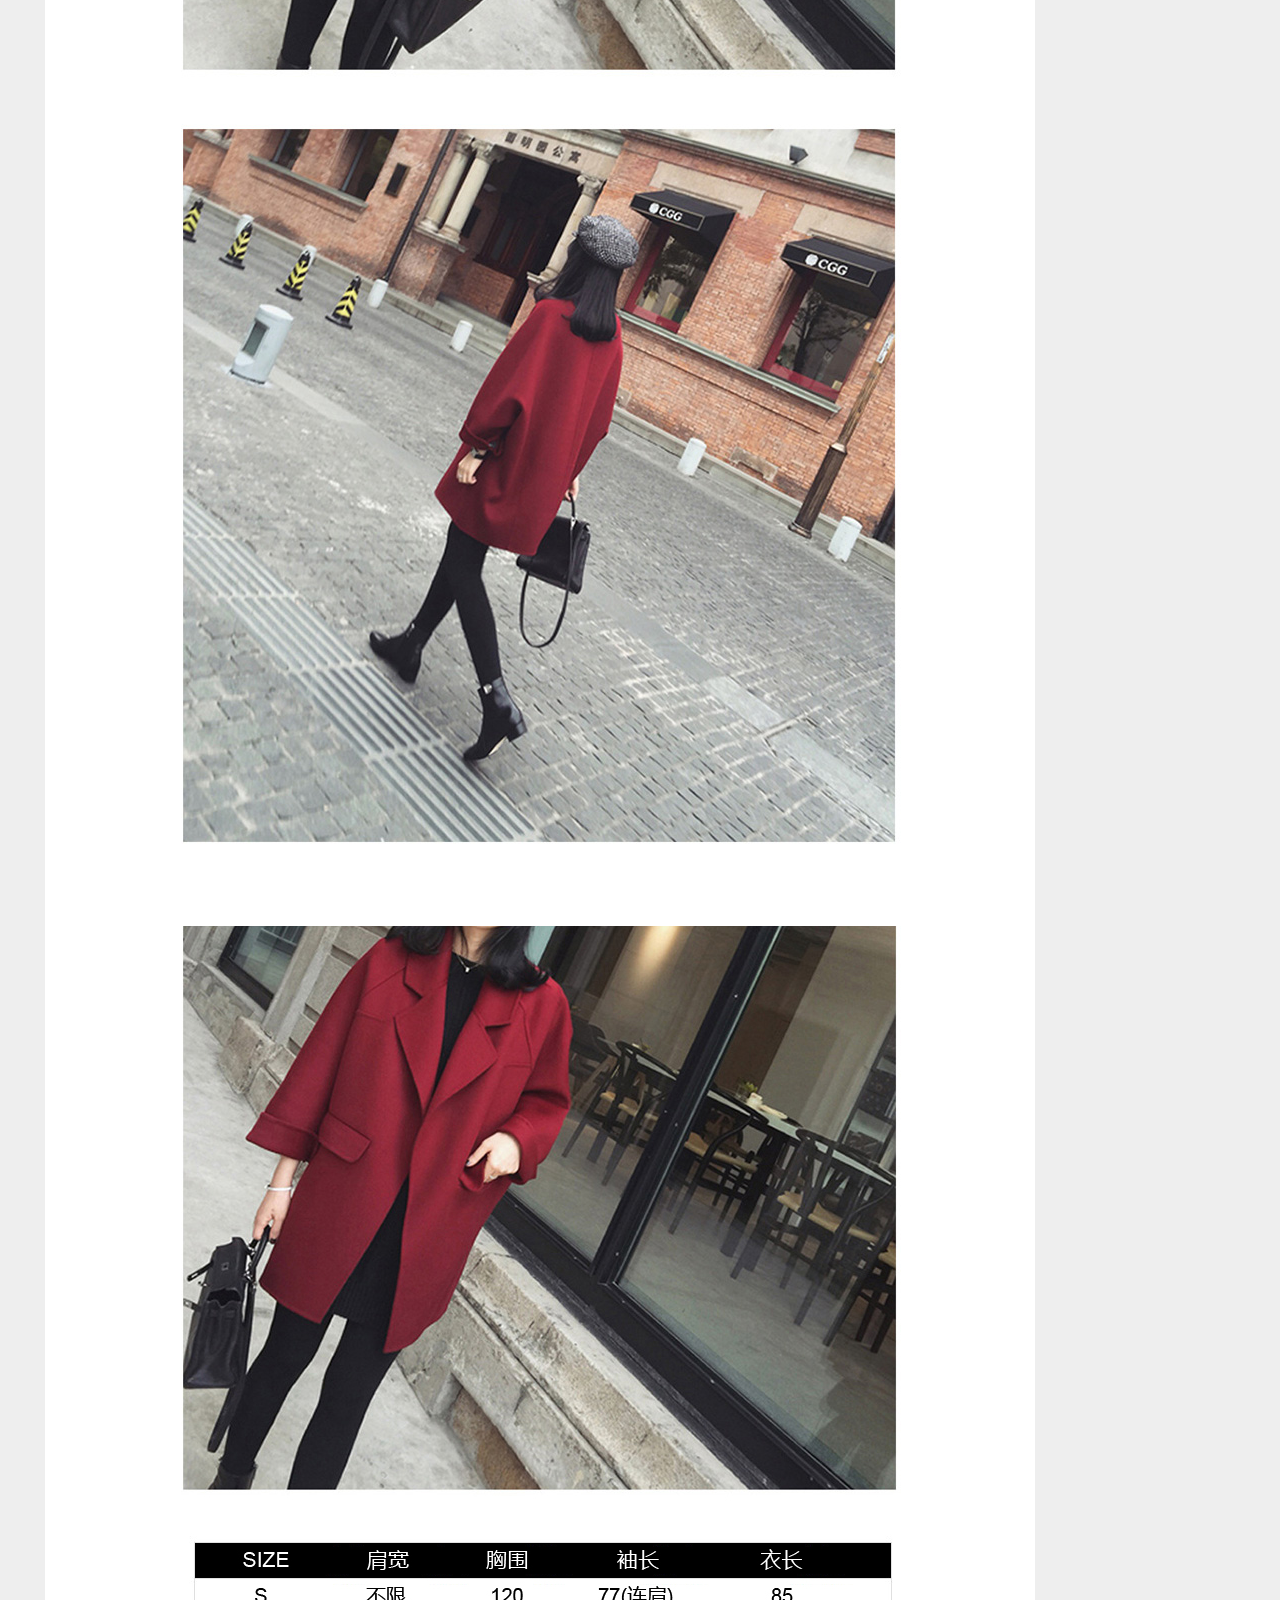
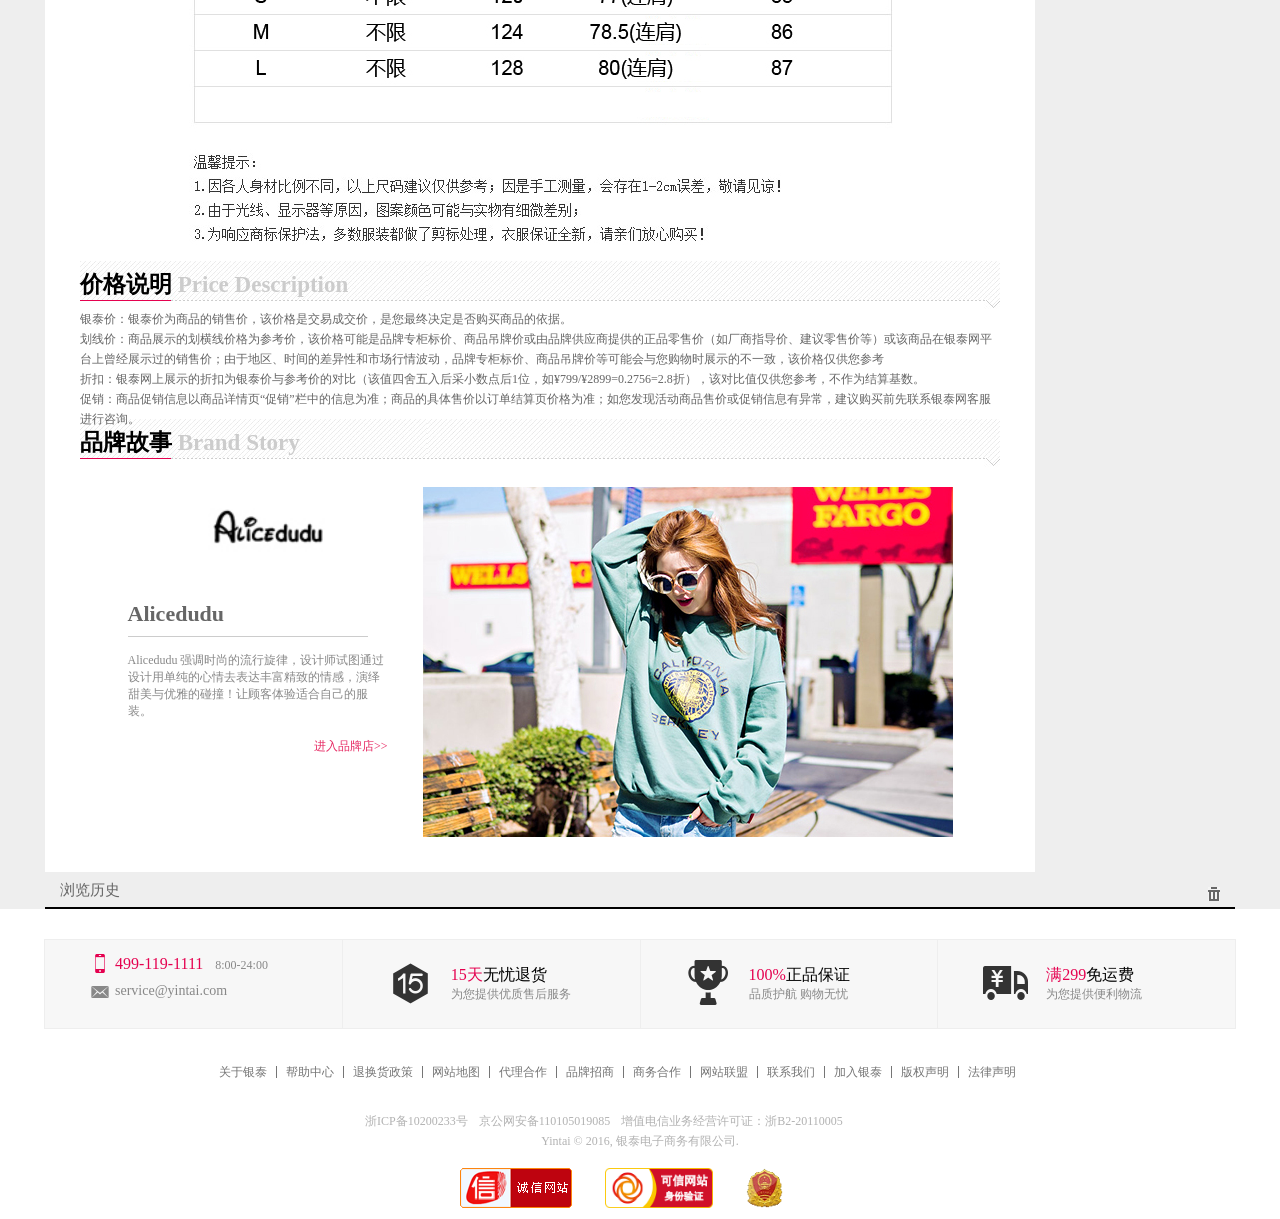
<file: shopxq.html>
<!DOCTYPE html>
<html>
	<head>
		<meta charset="utf-8">
		<title></title>
		<link rel="stylesheet" href="css/base.css" type="text/css"/>
		<link rel="stylesheet" href="css/shopxq.css" type="text/css"/>
		<link rel="stylesheet" href="css/font.css" type="text/css"/>
		<link rel="stylesheet" href="css/header.css" type="text/css"/>
		<script type="text/javascript" src="script/jquery-2.1.0.js" ></script>
	</head>
	<body>
		<!--http://item.yintai.com/21-365-9994C.html-->
		<!--头部-->
		<header></header>
		
		<div id="main_wrap">
			<div id="main">
				<div class="buy">
					<p>
						<a href="javascript:;">首页</a> &gt;
						<a href="javascript:;">女装</a> &gt;
						<a href="javascript:;">上装</a> &gt;
						<a href="javascript:;">外套</a> &gt;
						<a href="javascript:;">Alicedudu</a> &gt;
						<a href="javascript:;">Alicedudu茧型休闲中长款毛呢外套AL16C0132</a>
					</p>
					<div class="buy_main">
						<div class="buy_main_fdj">
							<div class="fdj_big">
								<div class="fdj_move"></div>
							</div>
							<div class="fdj_fd">
								<img src="images/shopxq/fdjbig1.jpg" />
							</div>
							<div class="fdj_small">
								<ul>
									<li><img src="images/shopxq/fdjsmall1.jpg"/></li>
									<li><img src="images/shopxq/fdjsmall2.jpg"/></li>
									<li><img src="images/shopxq/fdjsmall3.jpg"/></li>
									<li><img src="images/shopxq/fdjsmall4.jpg"/></li>
									<li><img src="images/shopxq/fdjsmall1.jpg"/></li>
								</ul>
							</div>
								<span class="fdj_small_btnL"></span>
								<span class="fdj_small_btnR"></span>
							<ul class="fdj_font">
								<li>商品编号：21-365-9993</li>
								<li>收藏</li>
								<li></li>
									<div>
										<a href="javascript:;"></a>
										<p>用微信扫描二维码<br />分享至好友或朋友圈</p>
									</div>
								<li></li>
									<div class="fdj_font_fx">
										这是图标
									</div>
							</ul>
						</div>
						
						<div class="buy_main_xq">
							<ul>
								<li>1月20日-2月4日只接单不发货Alicedudu茧型休闲中长款毛呢外套AL16C0132</li>
								<li><span>喵货商品</span></li>
								<li>银泰价:<b>￥439.00</b></li>
								<li>参考价：<s>￥699.00</s></li>
							</ul>
							<p class="xq_active">
								<span>满减</span>
								<a href="javascript:;">Alicedudu折后 满199减30元（可累加，上不封顶）</a>
							</p>
							<div class="xq_color">
								<i>选择颜色:</i>
								<span>酒红色</span>
								<span>灰色</span>
							</div>
							<div class="xq_size">
								<i>选择尺码:</i>
								<span>S</span>
								<span>M</span>
								<span>L</span>
							</div>
							<div class="buy_btn">
								<input type="number" value="1" />
								<span>立即购买</span>
								<span></span>
							</div>
							<div class="xq_font">
								服务承诺：<span>正品保障</span><span>支持无理由退换货</span><span>免运费</span>
							</div>
						</div>
					
						<div class="buy_mian_log">
							<a href="javascript:;"></a>
							<a href="javascript:;">银泰百货杭州下沙店-Alicedudu</a>
						</div>
					</div>
				</div>
				
				<div class="shopxq clearfix">
					<div id="fhtop"></div>
					
					<div class="shopxq_left">
						
						<ul class="shopxq_title">
							<li>商品介绍</li>
							<li>商品评价</li>
							<li>商品咨询</li>
							<li>购买须知</li>
							<li></li>
							<li>
								<div></div>
							</li>
							<li>
								<div>
									<b>Alicedudu茧型休闲中长款毛呢外套AL16C0132</b><br />
									<b>银泰价：￥439.00</b>
								</div>
							</li>
						</ul>
						
						<div class="shopxq_js a">
							<p>商品参数 <span>Product Parameters</span></p>
							<ul class="js_cs">
								<li>
									<span>上市时间：2016-Q3</span>
									<span>尺码：L</span>
									<span>色系：酒红色</span>
									<span>面料：聚酯纤维</span>
								</li>
								<li>
									<span>版型：斗篷型</span>
									<span>袖长范围：长袖</span>
									<span>衣长范围：常规款</span>
									<span>风格：韩版</span>
								</li>
								<li>
									<span>流行元素：印花/印染</span>
									<span>厚度：适中</span>
									<span>适合年龄：18-24周岁</span>
									<span> 是否中老年女装：否</span>
								</li>
								<li>
									<span>是否大码女装：否</span>
									<span>是否带帽：不带帽</span>
									<span>面料柔软度：适中</span>
								</li>
								
							</ul>
							<p>商品详情  <span>Product Details</span></p>
							<div class="xq_img">
								<img src="images/shopxq/xq1.jpg" />
								<img src="images/shopxq/xq2.jpg" />
								<img src="images/shopxq/xq3.jpg" />
								<img src="images/shopxq/xq4.jpg" />
								<img src="images/shopxq/xq5.jpg" />
								<img src="images/shopxq/xq6.jpg" />
								<img src="images/shopxq/xq7.jpg" />
								<img src="images/shopxq/xq8.jpg" />
								<img src="images/shopxq/xq9.jpg" />
								<img src="images/shopxq/xq10.jpg" />
								<img src="images/shopxq/xq11.jpg" />
							</div>
							<p>价格说明 <span>Price Description</span></p>
							<div class="paice">
								<p>银泰价：银泰价为商品的销售价，该价格是交易成交价，是您最终决定是否购买商品的依据。</p>
								<p>划线价：商品展示的划横线价格为参考价，该价格可能是品牌专柜标价、商品吊牌价或由品牌供应商提供的正品零售价（如厂商指导价、建议零售价等）或该商品在银泰网平台上曾经展示过的销售价；由于地区、时间的差异性和市场行情波动，品牌专柜标价、商品吊牌价等可能会与您购物时展示的不一致，该价格仅供您参考</p>
								<p>折扣：银泰网上展示的折扣为银泰价与参考价的对比（该值四舍五入后采小数点后1位，如¥799/¥2899=0.2756=2.8折），该对比值仅供您参考，不作为结算基数。</p>
								<p>促销：商品促销信息以商品详情页“促销”栏中的信息为准；商品的具体售价以订单结算页价格为准；如您发现活动商品售价或促销信息有异常，建议购买前先联系银泰网客服进行咨询。</p>
							</div>							
							<p>品牌故事 <span>Brand Story</span></p>
							<div class="Brand_Story">
								<div class="story_left">
									<img src="images/shopxq/mian_log.jpg" />
									<p>Alicedudu</p>
									<span>Alicedudu 强调时尚的流行旋律，设计师试图通过设计用单纯的心情去表达丰富精致的情感，演绎甜美与优雅的碰撞！让顾客体验适合自己的服装。</span>
									<a href="javascript:;">进入品牌店&gt;&gt;</a>
								</div>
								<img src="images/shopxq/story.jpg" />
							</div>
						</div>
						
						<div class="shopxq_pj a">
							<p>用户评论<span>USER COMMENTS</span></p>
							<div class="user_pj">
								<div class="pj_left">
									<b>100</b><em>%</em>好评率
								</div>
								<ul>
									<li><b>好评</b><span></span><i>100%</i></li>
									<li><b>中评</b><span></span><i>0%</i></li>
									<li><b>差评</b><span></span><i>0%</i></li>
								</ul>
								<div class="pj_right">
									<i>尺寸</i><span>偏大(0)</span><span>合适(0)</span><span>偏小(0)</span>
								</div>
							</div>
							
							
							
							<ul class="pjxq">
								<li>
									<div class="user_xq">
										<p></p>
										<p>Mc*****vu</p>
										<p>白金卡会员</p>
									</div>
									<div class="user_nr">
										<p>包包有点小,材质还不错!使用中.</p>
										<p>
											<span>颜色:黑色</span>
											<span>尺寸:均码</span>
											<span>2016-03-07 11:40:23</span>
										</p>
									</div>
								</li>
							</ul>
							
						</div>
						
						<div class="shopxq_zx a">
							<p>商品咨询<span> USERS ADVISORY</span></p>
							<div class="zxlist">
								<select name="list">
									<option>全部咨询</option>
								</select>
								<span>温馨提示：商品咨询及回复具有时效性，相关问答信息仅供参考！</span>
							</div>
							
							<!--咨询的内容-->
							<ul class="zxlist_mian">
								<li>暂无此款商品相关的咨询信息</li>
							</ul>
							
							<div class="zx_from">
								<p>
									<span>问题类型：</span>
									<select name="wenti">
										<option>请选择</option>
										<option>不想买</option>
										<option>买不起</option>
									</select>
									<em>*必选</em>
								</p>
								<p>
									<span>内容：</span>
									<textarea></textarea>
									<em>*必填</em>
								</p>
								<p class="zx_p">温馨提示：</p>
								<p class="zx_p">1、您可以登录用户中心点击<a href="javascript:;">[我的咨询]</a>查看客服回复；</p>
								<p class="zx_p">2、咨询回复工作时间：每天9:00至18:00，在1-2个工作日内完成回复。</p>
								<div class="zx_btn">提交</div>
							</div>
							
						</div>
						
						<div class="gmxz a">
							<p>购买须知<span> PURCHASE NOTES</span></p>
							<div class="gmxz_mian">
								<div class="gmxz_mian_top">
									<span>电话订购</span>
									<p>您可以直接从银泰网站上选购您喜欢的商品，然后拨打我们的客服热线咨询或者订购。<br/>客服热线：400-119-1111 客服工作时间：8：00-24：00 客服邮箱：service@yintai.com</p>
									<span>网站购买</span>
								</div>							
								<ul>
									<li>
										<span></span>
										<p>浏览挑选商品<br/>请选择您要购买商品的数量，确定商品颜色，尺码及购买数量，然后单击购物袋。</p>
									</li>
									<li>
										<span></span>
										<p>确认购物袋<br/>购物袋页面，修改购买商品的数量，或删除不需要的商品。</p>
									</li>
									<li>
										<span></span>
										<p>结算中心<br/>在购物车页面确认购买信息无误后，点击“结算”按钮。此时如果您如尚未登录，则进入注册登录页面，如已登录，则进入填写订单信息页面。</p>
									</li>
									<li>
										<span></span>
										<p>填写收件人信息<br/>请您填写真实的收货人姓名、所在地区、详细的收货地址、邮编和联系电话，以方便我们准确的为您送达您所订购的商品。可以在末尾标注您想要的发票类型及信息，如果您有代金券或者会员卡，可以激活并使用。</p>
									</li>
									<li>
										<span></span>
										<p>选择配送方式<br/>根据您所在的地区填写送货方式，我们目前对全国大部分城市提供快递送货上门服务。如果不在送货上门的范围，您可以选择EMS。</p>
									</li>
									<li>
										<span></span>
										<p>选择支付方式<br/>我们为您提供在线支付、礼券支付、商城账户余额支付，银泰卡支付等多种支付方式。</p>
									</li>
									<li>
										<span></span>
										<p>订单完成确认<br/>写完以上信息之后，请仔细核对，检查确认商品数量、颜色、尺码、送货方式及收货地址是否正确。检查无误后点击“提交订单” ，系统会自动生成一个订单号。</p>
									</li>
								</ul>
								<div class="gmxz_main_font">
									<span>温馨提示</span>
									<p>您的订单是您购买银泰商品的意愿表示，我们将通过电子邮件发送给您一封订单确认信。此订单确认信仅确认我们已收到了您的订单，您可以在“我的帐户”中查询订单号。如：100********。只有当我们向您发出商品时，我们和您之间的订购合同才成立。如果您在一份订单里订购了多种商品，而我们只给您发出了部分商品，那么只有我们给您发出的商品订购合同成立，直到我们发出其他商品时，您关于其他商品的订购合同才成立。</p>
								</div>
							</div>
						</div>
					</div>
					
					<div class="shopxq_tuijian">
							<p>人气推荐<a href="javascriipt:;">换一批</a></p>
							<ul>
								<li>
									<a href="javascript:;"></a>
									<a href="javascript:;">Alicedudu红色翻领显瘦中长款毛呢外套AL16C1069</a>
									<p><b>￥119</b><s>￥399</s></p>
								</li>
								<li>
									<a href="javascript:;"></a>
									<a href="javascript:;">Alicedudu红色翻领显瘦中长款毛呢外套AL16C1069</a>
									<p><b>￥119</b><s>￥399</s></p>
								</li>
								<li>
									<a href="javascript:;"></a>
									<a href="javascript:;">Alicedudu红色翻领显瘦中长款毛呢外套AL16C1069</a>
									<p><b>￥119</b><s>￥399</s></p>
								</li>
								<li>
									<a href="javascript:;"></a>
									<a href="javascript:;">Alicedudu红色翻领显瘦中长款毛呢外套AL16C1069</a>
									<p><b>￥119</b><s>￥399</s></p>
								</li>
								<li>
									<a href="javascript:;"></a>
									<a href="javascript:;">Alicedudu红色翻领显瘦中长款毛呢外套AL16C1069</a>
									<p><b>￥119</b><s>￥399</s></p>
								</li>
							</ul>
							<p>看了又看<a href="javascriipt:;">换一批</a></p>
							<ul>
								<li>
									<a href="javascript:;"></a>
									<a href="javascript:;">Alicedudu红色翻领显瘦中长款毛呢外套AL16C1069</a>
									<p><b>￥119</b><s>￥399</s></p>
								</li>
								<li>
									<a href="javascript:;"></a>
									<a href="javascript:;">Alicedudu红色翻领显瘦中长款毛呢外套AL16C1069</a>
									<p><b>￥119</b><s>￥399</s></p>
								</li>
								<li>
									<a href="javascript:;"></a>
									<a href="javascript:;">Alicedudu红色翻领显瘦中长款毛呢外套AL16C1069</a>
									<p><b>￥119</b><s>￥399</s></p>
								</li>
								<li>
									<a href="javascript:;"></a>
									<a href="javascript:;">Alicedudu红色翻领显瘦中长款毛呢外套AL16C1069</a>
									<p><b>￥119</b><s>￥399</s></p>
								</li>
								<li>
									<a href="javascript:;"></a>
									<a href="javascript:;">Alicedudu红色翻领显瘦中长款毛呢外套AL16C1069</a>
									<p><b>￥119</b><s>￥399</s></p>
								</li>
							</ul>
							<p>买了又买<a href="javascriipt:;">换一批</a></p>
							<ul>
								<li>
									<a href="javascript:;"></a>
									<a href="javascript:;">Alicedudu红色翻领显瘦中长款毛呢外套AL16C1069</a>
									<p><b>￥119</b><s>￥399</s></p>
								</li>
								<li>
									<a href="javascript:;"></a>
									<a href="javascript:;">Alicedudu红色翻领显瘦中长款毛呢外套AL16C1069</a>
									<p><b>￥119</b><s>￥399</s></p>
								</li>
								<li>
									<a href="javascript:;"></a>
									<a href="javascript:;">Alicedudu红色翻领显瘦中长款毛呢外套AL16C1069</a>
									<p><b>￥119</b><s>￥399</s></p>
								</li>
								<li>
									<a href="javascript:;"></a>
									<a href="javascript:;">Alicedudu红色翻领显瘦中长款毛呢外套AL16C1069</a>
									<p><b>￥119</b><s>￥399</s></p>
								</li>
								<li>
									<a href="javascript:;"></a>
									<a href="javascript:;">Alicedudu红色翻领显瘦中长款毛呢外套AL16C1069</a>
									<p><b>￥119</b><s>￥399</s></p>
								</li>
							</ul>
					</div>
				</div>
			
				<div class="llls">
					<a href="javascript:;">浏览历史</a>
					<span></span>
				</div>
			</div>
		</div>
		
		
		<div id="fonter"></div>
		
		
		
		
		
		
		
		
		
		<!--<div id="fonter"></div>-->
	</body>
	<script type="text/javascript" src="script/shopxq.js" ></script>
</html>
</file>
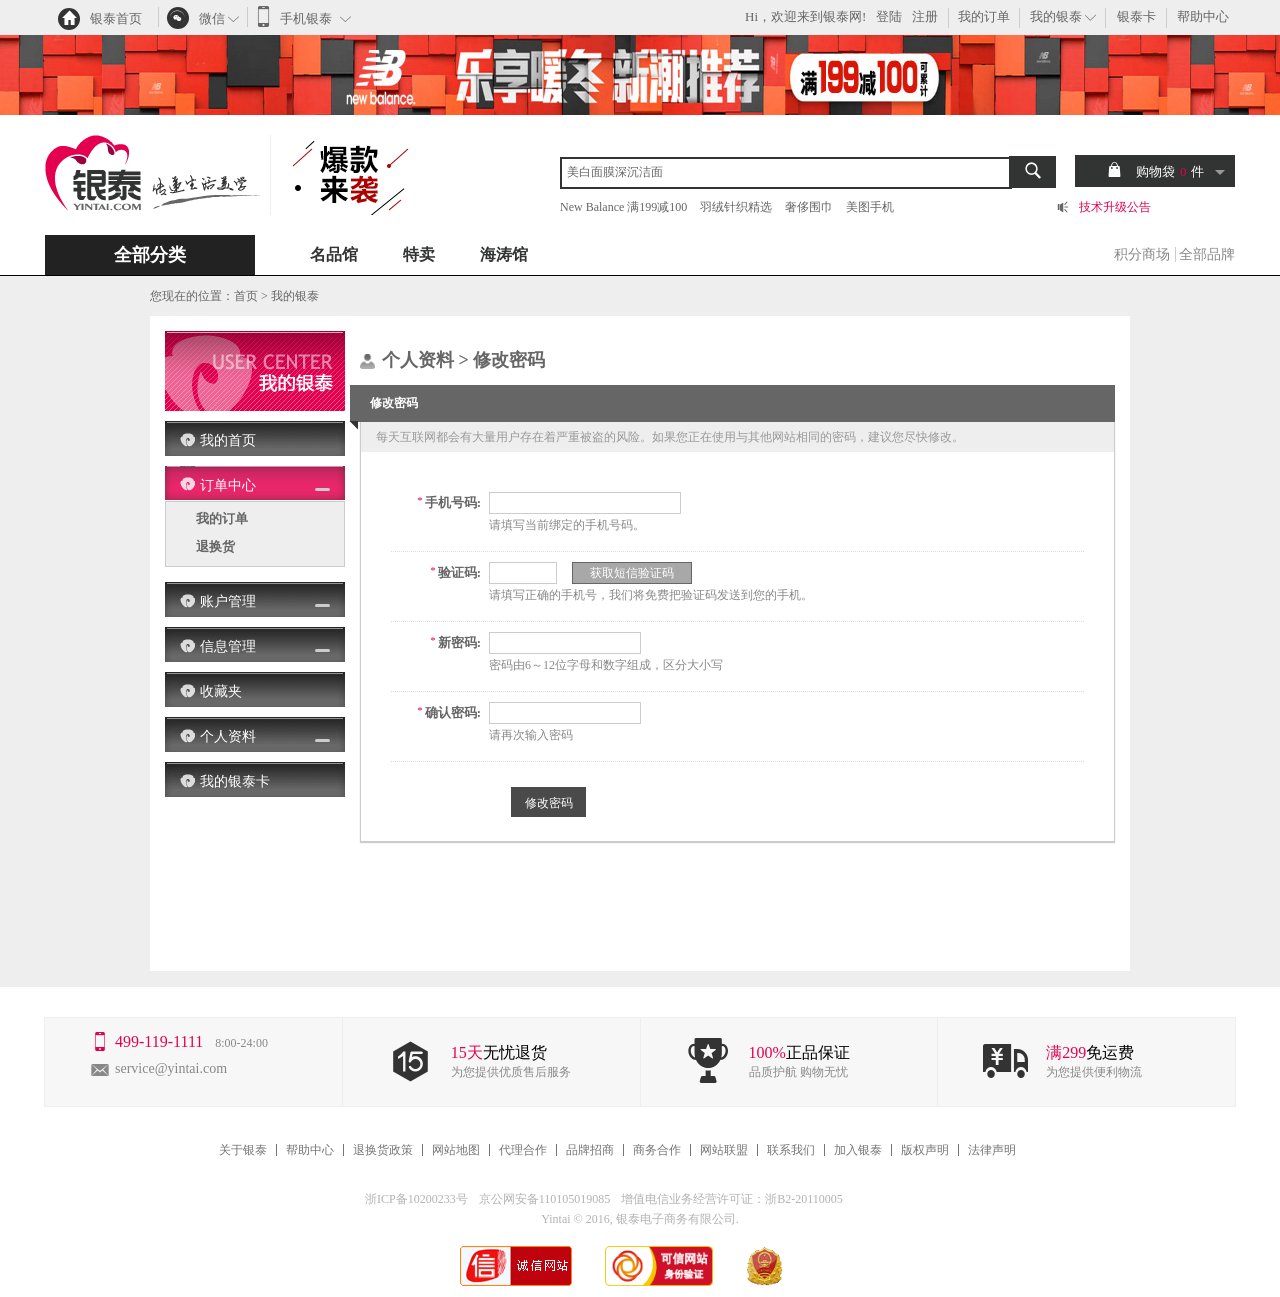
<file: xgmm.html>
<!DOCTYPE html>
<html>
	<head>
		<meta charset="UTF-8">
		<title></title>
		<link rel="stylesheet" href="css/xgmm.css"  type="text/css"/>
		<link rel="stylesheet" href="css/base.css"  type="text/css"/>
		<link rel="stylesheet" href="css/font.css"  type="text/css"/>
		<link rel="stylesheet" href="css/header.css"  type="text/css"/>
		<link rel="stylesheet" href="css/oder.css"  type="text/css"/>
		<script type="text/javascript" src="script/jquery-2.1.0.js" ></script>
	</head>
	<body>
		<header></header>
		<div id="content"></div>
			<div class="main_rihgt">
				<p>个人资料 &gt; 修改密码</p>
				<div class="ddlb">
					<p>修改密码<span></span></p>
					<div class="ddlb_mian">
						<p>每天互联网都会有大量用户存在着严重被盗的风险。如果您正在使用与其他网站相同的密码，建议您尽快修改。</p>
						<ul class="ddlb_mian_main">
							<li>
								<span><sup>*</sup>手机号码:</span><input type="text" class="ddlb_Wphone" />
								<p>请填写当前绑定的手机号码。</p>
							</li>
							<li>
								<span><sup>*</sup>验证码:</span><input type="text" class="ddlb_Wyzm" /><a href="javascript:;" class="ddlb_yzm">获取短信验证码</a>
								<p>请填写正确的手机号，我们将免费把验证码发送到您的手机。</p>
							</li>
							<li>
								<span><sup>*</sup>新密码:</span><input type="text" class="" />
								<p>密码由6～12位字母和数字组成，区分大小写</p>
							</li>
							<li>
								<span><sup>*</sup>确认密码:</span><input type="text" class="" />
								<p>请再次输入密码</p>
							</li>
						</ul>
						<div class="xgmm_btn">修改密码</div>
					</div>
				</div>
			</div>
		
		
		
		<div id="fonter"></div>
		
	</body>
	<script type="text/javascript" src="script/xgmm.js" ></script>
</html>
</file>
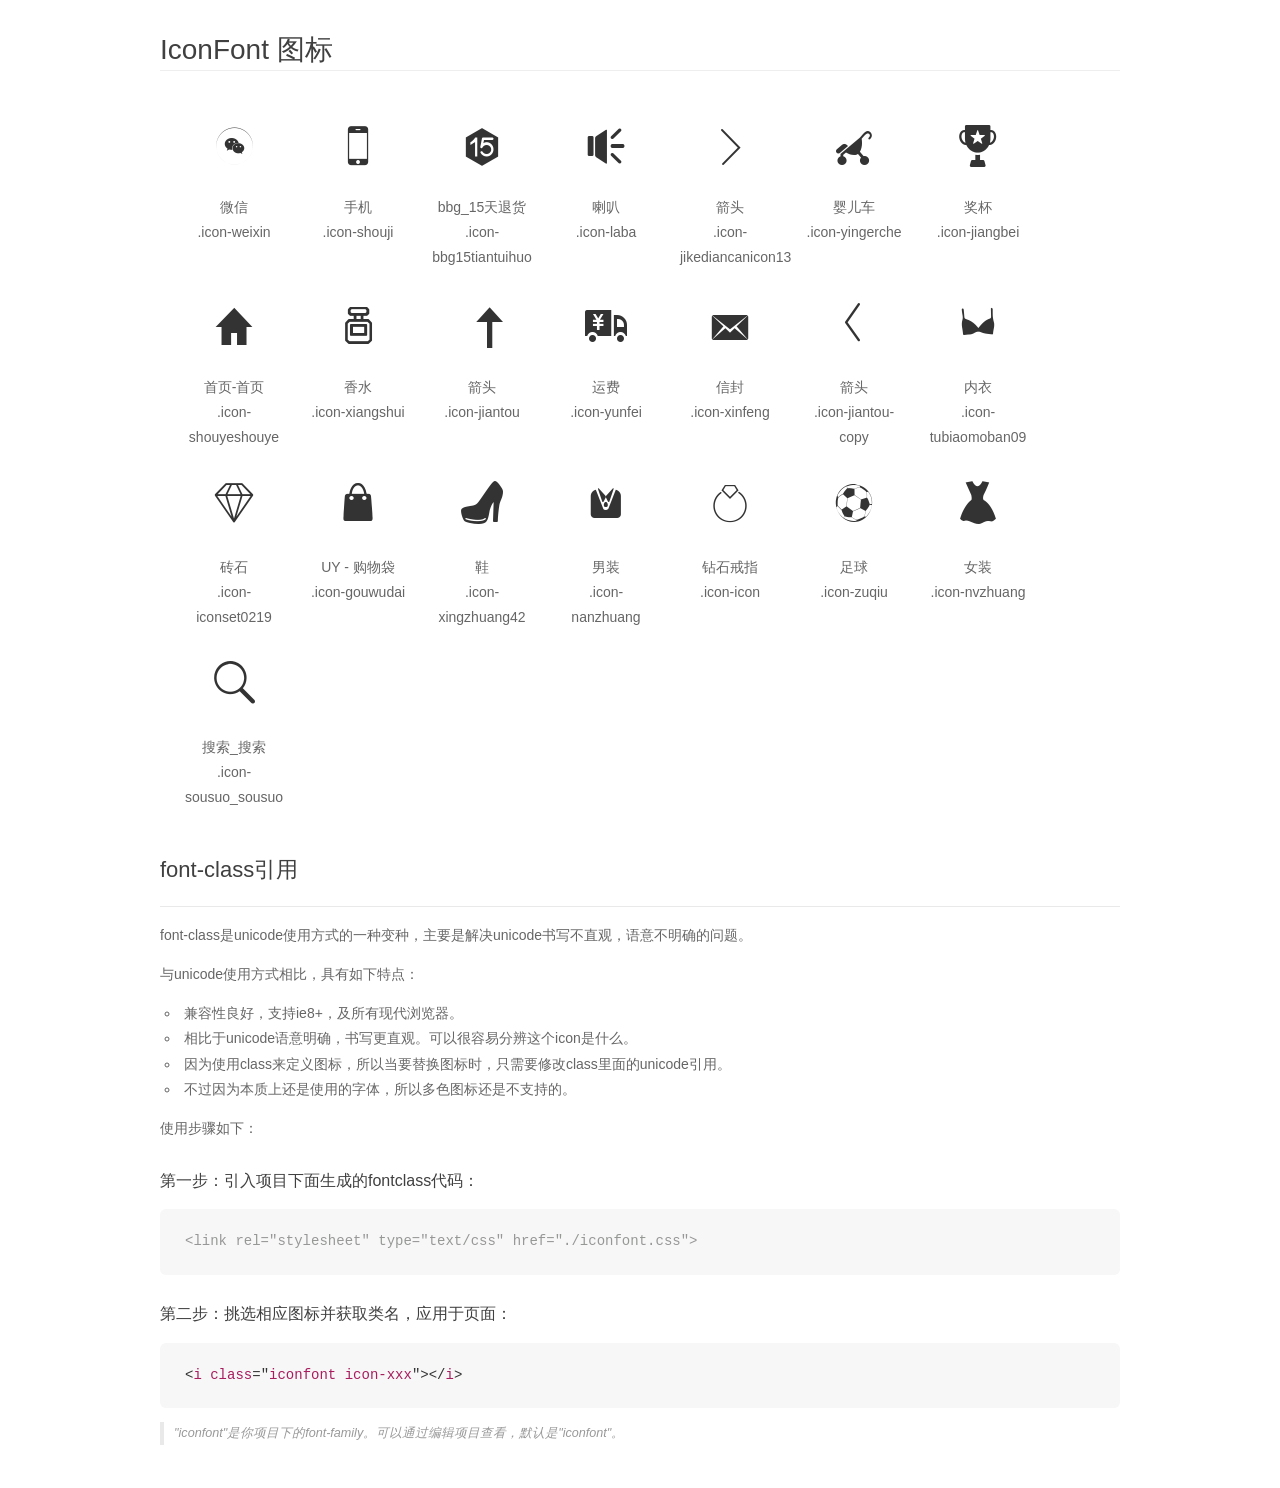
<file: index-font/demo_fontclass.html>
<!DOCTYPE html>
<html>
<head>
    <meta charset="utf-8"/>
    <title>IconFont</title>
    <link rel="stylesheet" href="demo.css">
    <link rel="stylesheet" href="iconfont.css">
</head>
<body>
    <div class="main markdown">
        <h1>IconFont 图标</h1>
        <ul class="icon_lists clear">
            
                <li>
                <i class="icon iconfont icon-weixin"></i>
                    <div class="name">微信</div>
                    <div class="fontclass">.icon-weixin</div>
                </li>
            
                <li>
                <i class="icon iconfont icon-shouji"></i>
                    <div class="name">手机</div>
                    <div class="fontclass">.icon-shouji</div>
                </li>
            
                <li>
                <i class="icon iconfont icon-bbg15tiantuihuo"></i>
                    <div class="name">bbg_15天退货</div>
                    <div class="fontclass">.icon-bbg15tiantuihuo</div>
                </li>
            
                <li>
                <i class="icon iconfont icon-laba"></i>
                    <div class="name">喇叭</div>
                    <div class="fontclass">.icon-laba</div>
                </li>
            
                <li>
                <i class="icon iconfont icon-jikediancanicon13"></i>
                    <div class="name">箭头</div>
                    <div class="fontclass">.icon-jikediancanicon13</div>
                </li>
            
                <li>
                <i class="icon iconfont icon-yingerche"></i>
                    <div class="name">婴儿车</div>
                    <div class="fontclass">.icon-yingerche</div>
                </li>
            
                <li>
                <i class="icon iconfont icon-jiangbei"></i>
                    <div class="name">奖杯</div>
                    <div class="fontclass">.icon-jiangbei</div>
                </li>
            
                <li>
                <i class="icon iconfont icon-shouyeshouye"></i>
                    <div class="name">首页-首页</div>
                    <div class="fontclass">.icon-shouyeshouye</div>
                </li>
            
                <li>
                <i class="icon iconfont icon-xiangshui"></i>
                    <div class="name">香水</div>
                    <div class="fontclass">.icon-xiangshui</div>
                </li>
            
                <li>
                <i class="icon iconfont icon-jiantou"></i>
                    <div class="name">箭头</div>
                    <div class="fontclass">.icon-jiantou</div>
                </li>
            
                <li>
                <i class="icon iconfont icon-yunfei"></i>
                    <div class="name">运费</div>
                    <div class="fontclass">.icon-yunfei</div>
                </li>
            
                <li>
                <i class="icon iconfont icon-xinfeng"></i>
                    <div class="name">信封</div>
                    <div class="fontclass">.icon-xinfeng</div>
                </li>
            
                <li>
                <i class="icon iconfont icon-jiantou-copy"></i>
                    <div class="name">箭头</div>
                    <div class="fontclass">.icon-jiantou-copy</div>
                </li>
            
                <li>
                <i class="icon iconfont icon-tubiaomoban09"></i>
                    <div class="name">内衣</div>
                    <div class="fontclass">.icon-tubiaomoban09</div>
                </li>
            
                <li>
                <i class="icon iconfont icon-iconset0219"></i>
                    <div class="name">砖石</div>
                    <div class="fontclass">.icon-iconset0219</div>
                </li>
            
                <li>
                <i class="icon iconfont icon-gouwudai"></i>
                    <div class="name">UY - 购物袋</div>
                    <div class="fontclass">.icon-gouwudai</div>
                </li>
            
                <li>
                <i class="icon iconfont icon-xingzhuang42"></i>
                    <div class="name">鞋</div>
                    <div class="fontclass">.icon-xingzhuang42</div>
                </li>
            
                <li>
                <i class="icon iconfont icon-nanzhuang"></i>
                    <div class="name">男装</div>
                    <div class="fontclass">.icon-nanzhuang</div>
                </li>
            
                <li>
                <i class="icon iconfont icon-icon"></i>
                    <div class="name">钻石戒指</div>
                    <div class="fontclass">.icon-icon</div>
                </li>
            
                <li>
                <i class="icon iconfont icon-zuqiu"></i>
                    <div class="name">足球</div>
                    <div class="fontclass">.icon-zuqiu</div>
                </li>
            
                <li>
                <i class="icon iconfont icon-nvzhuang"></i>
                    <div class="name">女装</div>
                    <div class="fontclass">.icon-nvzhuang</div>
                </li>
            
                <li>
                <i class="icon iconfont icon-sousuo_sousuo"></i>
                    <div class="name">搜索_搜索</div>
                    <div class="fontclass">.icon-sousuo_sousuo</div>
                </li>
            
        </ul>

        <h2 id="font-class-">font-class引用</h2>
        <hr>

        <p>font-class是unicode使用方式的一种变种，主要是解决unicode书写不直观，语意不明确的问题。</p>
        <p>与unicode使用方式相比，具有如下特点：</p>
        <ul>
        <li>兼容性良好，支持ie8+，及所有现代浏览器。</li>
        <li>相比于unicode语意明确，书写更直观。可以很容易分辨这个icon是什么。</li>
        <li>因为使用class来定义图标，所以当要替换图标时，只需要修改class里面的unicode引用。</li>
        <li>不过因为本质上还是使用的字体，所以多色图标还是不支持的。</li>
        </ul>
        <p>使用步骤如下：</p>
        <h3 id="-fontclass-">第一步：引入项目下面生成的fontclass代码：</h3>


        <pre><code class="lang-js hljs javascript"><span class="hljs-comment">&lt;link rel="stylesheet" type="text/css" href="./iconfont.css"&gt;</span></code></pre>
        <h3 id="-">第二步：挑选相应图标并获取类名，应用于页面：</h3>
        <pre><code class="lang-css hljs">&lt;<span class="hljs-selector-tag">i</span> <span class="hljs-selector-tag">class</span>="<span class="hljs-selector-tag">iconfont</span> <span class="hljs-selector-tag">icon-xxx</span>"&gt;&lt;/<span class="hljs-selector-tag">i</span>&gt;</code></pre>
        <blockquote>
        <p>"iconfont"是你项目下的font-family。可以通过编辑项目查看，默认是"iconfont"。</p>
        </blockquote>
    </div>
</body>
</html>
</file>
<file: css/index.css>
@charset "utf-8";
@font-face {
				  font-family: 'ifont';
				  src: url('../font/index/iconfont.eot');
				  src: url('../font/index/iconfont.eot?#iefix') format('embedded-opentype'),
				  url('../font/index/iconfont.woff') format('woff'),
				  url('../font/index/iconfont.ttf') format('truetype'),
				  url('../font/index/iconfont.svg#iconfont') format('svg');
				}


a img{
	width: 100%;
	height: 100%;
}
.banner_nav{
	display: block !important;
}

/*fix*/
#fix{
	height: 100%;
	position: fixed;
	right:20px ;
	bottom: 20px;
	width: 50px;
	z-index: 100;
	display: none;
}
#fix ul{
	width: 50px;
	height: 545px;
	position: absolute;
	bottom: 0;
	left: 0;
}
#fix li{
	width: 50px;
	height: 50px;
	margin-top: 5px;
	background: #ECECEC;
	font-size: 14px;
	text-align: center;
	overflow: hidden;
}
#fix li:first-child{
	margin: 0;
}
#fix i{
	display: block;
	width: 50px;
	height: 50px;
	font-size: 22px;
	line-height: 50px;
	-ms-user-select: none;
	user-select: none;
}
#fix a{
	display: block;
	height: 100px;
	color:black;
}
#fix a:hover{
	margin-top: -45px;
	background: #E5004F;
	color: white !important;
}
#fix span{
	display: inline-block;
	height: 40px;
	width: 30px;
	margin: auto;
	line-height: 20px;
}
/***************************边框动画************************/
.border_top{
	position: absolute;
	top: 0;
	left: 0;
	width:0%;
	transition: all 1s;
	height:1px;
	z-index: 1;
	background: black;
}
.border_left{
	position: absolute;
	top: 0;
	left: 0;
	width:1px;
	height: 0%;
	transition: all 1s;
	z-index: 1;
	background: black;
}
.border_right{
	position: absolute;
	bottom: 0;
	right: 0;
	width:1px;
	height: 0%;
	transition: all 1s;
	z-index: 1;
	background: black;
}
.border_bottom{
	position: absolute;
	bottom: 0;
	right: 0;
	width:0%;
	height:1px;
	transition: all 1s;
	z-index: 1;
	background: black;
}

/***************************边框动画************************/


i{
	font-family:'ifont';
}
a{
	color: #666;
}


/*banner*/
#banner_wrap{
	width: 100%;
	height: 470px;
	background-image:url(../images/1_.jpg);
	background-position: center;
	transition: all 0.5s;
}

#banner{
	width: 1190px;
	height: 470px;
	margin: auto;
	background-image:url(../images/1.jpg);
	transition: all 0.5s;
}




.banner_middle{
	width: 990px;
	height: 470px;
	float: left;
	position: relative;
}
.banner_middle a{
	display: block;
	width: 100%;
	height: 100%;
}
.banner_middle ul{
	width:155px;
	height: 10px;
	position: absolute;
	left: 50%;
	bottom: 20px;
	transform:translateX(-50%);
}
.banner_middle li{
	width: 30px;
	height: 8px;
	float: left;
	margin-left: 1px;
	background: #323333;
	cursor:pointer;
}
.banner_middle span{
	display: block;
	position: absolute;
	left: 100%;
	top: 50%;
	transform: translateX(-100%) translateY(-50%);
	background: rgba(0,0,0,.8);
	width: 30px;
	height: 60px;
	color: white;
	font-size: 30px;
	line-height: 60px;
	text-align: center;
	display: none;
	cursor:pointer;

}
.banner_middle i{
	 user-select:none;
	 -ms-user-select: none;
}
.banner_middle span:last-child{
	left: 0;
	transform:translate(210px,-50%);
}
.banner_middle span:hover{
	background: #E5004F;
}


.banner_right{
	width: 200px;
	height: 470px;
	background: url(../images/banner_right.jpg);
	float: left;
	transition: all 0.5s;
}
.banner_right:hover{
	transform: translateX(-10px);
}

/*main_one*/
#main_one{
	height: 310px;
	width: 1190px;
	margin: 45px auto 0;
	overflow: hidden;
	position: relative;
}
#main_one>ul{
	height: 40px;
	width: 910px;
}
#main_one>ul>li{
	width: 33.33%;
	height: 40px;
	border-bottom: 5px solid #333333;
	float: left;
	box-sizing: border-box;
	position: relative;
	text-align: center;
	font-size: 16px;
	color: #323333;
	cursor: pointer;
	color: black;
	font-weight: bold;
}

#main_one>ul>li span{
	content: '';
	position: absolute;
	bottom: 0px;
	left: 50%;
	width:0px;
	height:0px;
	border-style: solid;
	border-color:transparent transparent #E50048 transparent;
	border-width: 5px;
	transform: translateX(-50%);
	display: none;
}



.main_one_img{
	width: 910px;
	height: 260px;
	margin-top: 10px;
}
.main_one_img a{
	display: inline-block;
	width: 223px;
	height: 260px;
	border: 1px solid #eee;
	background-size: 100%;
	box-sizing: border-box;
	position: relative;
}
.main_one_img:nth-child(4) a:hover{
	opacity: 0.8;
}

#main_one>a{
	width: 270px;
	height: 300px;
	background-image: url(../images/mainoneR.jpg);
	position: absolute;
	right: 0;
	bottom: 0;
}
#main_one>a:hover{
	opacity: 0.8;
}

/*main_two*/
#main_two{
	height: 624px;
	width: 1190px;
	margin: 40px auto 0;
}
.main_two_title{
	height: 40px;
}
.main_two_title a{
	display: block;
	width: 380px;
	height: 40px;
	background: url(../images/main_two_title.png);
}
.main_two_main{
	height: 577px;
	box-sizing: border-box;
	border: 1px solid #eee;
	padding: 10px;
	margin-top: 10px;
}
.main_two_main>a{
	display: inline-block;
	width: 340px;
	height: 555px;
	background: url(../images/maintwo1.jpg) 0 0;
}
.main_two_main>a:hover{
	opacity: 0.8;
}
.main_two_main_right{
	width: 815px;
	height:555px;
	float: right;
	position: relative;
}
.main_two_main_right_top{
	height: 40px;
	border-bottom: 3px solid #333;
}
.main_two_main_right_top>span{
	width: 100px;
	height: 40px;
	display:block;
	float: left;
	border-bottom: 3px solid #333;
	line-height: 40px;
	text-align: center;
	font-size: 13px;
	cursor: pointer;
	position: relative;
}
.main_two_main_right_top>span span{
	position: absolute;
	width:0px;
	height: 0px;
	bottom: 0px;
	left: 50%;
	transform: translateX(-50%);
	border-style: solid;
	border-width: 5px;
	border-color: transparent transparent #e70050 transparent;
	display: none;
	font-weight: bold;
}
.main_two_pinpai{
	height: 515px;
	position: absolute;
	top: 45px;
}
.main_two_pinpai a:hover{
	opacity: 0.8;
}
.main_two_pinpai_top{
	width: 815px;
	height: 250px;
	margin-top: 5px;
	display: flex;
	display: -webkit-flex;
}
.main_two_pinpai_top a{
	display: inline-block;
	flex: 1.2;
	background-repeat: no-repeat;
	background-size: 100% 100%;
	box-sizing: border-box;
	border: 1px solid #f2f2f2;
	margin-right: 5px;
}
.main_two_pinpai_top a:nth-child(2){
	flex: 1.8;
}
.main_two_pinpai_top a:nth-child(3){
	margin: 0;
}

#main_two .flex a{
	flex: 1;
}




.main_two_tuijian{
	height: 515px;
	padding-top:5px;
	box-sizing: border-box;
	position: absolute;
	top: 45px;
	width: 815px;
	display: none;
}
.main_two_tuijian>div{
	width: 200px;
	height: 250px;
	position: relative;
	transition: all 1s;
	overflow: hidden;
	float: left;
	padding: 0 10px 0 5px;
	box-sizing: border-box;
	margin-right: 5px;
	border: 1px solid #ccc;
}
.main_two_tuijian>div:hover{
	border: 1px solid transparent;
}
.main_two_tuijian>div:nth-child(4){
	margin-right: 0;
}
.main_two_tuijian>div:nth-child(8){
	margin-right: 0;
}
.main_two_tuijian>div a:first-child{
	height: 80%;
	display: block;
	text-align: center;
}
.main_two_tuijian>div a:first-child img{
	width: 80%;
	height: 100%;
}
.main_two_tuijian>div a:nth-child(2){
	height: 20px;
	line-height: 20px;
	display: block;
	white-space: normal;
	overflow: hidden;
	text-decoration: underline;
	background:#F8F8F8;
}
.main_two_tuijian>div p{
	height: 30px;
	line-height: 20px;
	color: #E5004F;
	background: #f8f8f8;
}
.main_two_tuijian>div p span{
	text-decoration: line-through;
	color: #666;
	float: right;
}
/*main_two_fg*/

#main_two_fg{
	width: 1190px;
	height: 80px;
	text-align: center;
	margin:30px auto;
}

/*main_three*/

#main_three{
	height: 418px;
	width: 1190px;
	margin: auto;
}
.main_three_title{
	height: 40px;
	margin-bottom: 6px;
}
.main_three_title a{
	width: 260px;
	height: 40px;
	display: block;
	background: url(../images/floor_all.png) 0 0;
	background-size: cover;
}
.main_three_left{
	width: 230px;
	height: 372px;
	box-sizing: border-box;
	border: 1px solid #eee;
	padding:14px 7px;
	float: left;
}
.main_three_left_top{
	height: 172px;
	border-bottom: dashed  1px #969696;
}
.main_three_left_top a{
	width: 67px;
	height: 34px;
	display: block;
	float: left;
	margin: 2px;
	border: 1px solid #EEEEEE;
	box-sizing: border-box;
	text-align: center;
	line-height: 34px;
	color: black;
	font-size: 13px;

}
.main_three_left_top a:hover{
	background:#E5004F;
	color: white;
}
.main_three_left_down{
	height: 140px;
	background: #f2f2f2;
	position: relative;
	overflow: hidden;
}

.main_three_left_down>div{
	width: 170px;
	height: 120px;
	overflow: hidden;
	margin:10px auto;
	position: relative;

}
.main_three_left_down>div div{
	width: 680px;
	height: 120px;
	position: absolute;
	top: 0;
	left: 0;
	z-index: 11;

}
.main_three_left_down span{
	position: absolute;
	top: 50%;
	left: 0;
	width: 0;
	height: 0;
	border-style: solid;
	border-width: 6px;
	border-color:  transparent #666 transparent transparent;
	z-index: 10;
	transform: translate(50%,-50%);
	cursor: pointer;
}
.main_three_left_down span:nth-child(2){
	left: 100%;
	transform: translate(-150%,-50%);
	border-color:  transparent  transparent transparent #666;
}
.main_three_left_down a{
	width: 75px;
	height: 50px;
	background: white;
	color: black;
	font-size: 13px;
	line-height: 50px;
	text-align: center;
	display: inline-block;
	margin: 5px;
	float: left;
	margin-bottom: 2px;
}




.main_three_middle{
	width: 390px;
	height: 370px;
	float: left;
	margin-left:10px;
	position: relative;
	overflow: hidden;
}
.main_three_middle:hover a{
	opacity: 0.8;
}

.main_three_middle>span{
	width: 30px;
	height: 60px;
	text-align: center;
	line-height: 60px;
	background: rgba(0,0,0,.8);
	position: absolute;
	left: 0;
	top: 50%;
	transform: translate(-100%,-50%);
	z-index: 2;
	cursor: pointer;
	transition: all 0.5s;
}
.main_three_middle>span:hover{
	background:#9A0F3F;
}
.main_three_middle>span:first-child{
	left: 100%;
	transform: translate(0%,-50%);
}
.main_three_middle:hover>span:first-child{
	transform: translate(-100%,-50%);
}
.main_three_middle:hover>span:nth-child(2){
	transform: translate(0%,-50%);
}
.main_three_middle>span i{
	font-size: 30px;
	color: white;
	-moz-user-select: none;
	-ms-user-select: none;
	user-select: none;
}
.main_three_middle>div{
	width: 780px;
	height: 370px;
	position: absolute;
	left: 0;
	top: 0;
}
.main_three_middle>div a{
	width:50%;
	display:block;
	float:left;
}


.main_three_middle .main_three_middle_btn{
	width:50px;
	height:20px;
	line-height:20px;
	text-align:center;
	left:50%;
	top:92%;
	position:absolute;
	transform:translateX(-50%);
}
.main_three_middle_btn span{
	width:14px;
	height:14px;
	display:inline-block;
	background:#666;
	border-radius:50%;
	margin-left:5px;
	cursor:pointer;
}
.main_three_middle_btn span:first-child{
	background:#D10249
}





.main_three_right{
	width: 550px;
	height: 372px;
	float: right;
}
.main_three_right a{
	width: 270px;
	height: 181px;
	border: 1px solid #eee;
	box-sizing: border-box;
	display: block;
	float: left;
	position: relative;
	transition: all 1s;
}
.main_three_right a:hover{
	border: 1px solid transparent;
}
.main_three_right a:first-child{
	margin-right: 10px;
}
.main_three_right a:nth-child(3){
	margin-right: 10px;
	margin-top: 10px;
}
.main_three_right a:last-child{
	margin-top: 10px;
}






/*******************************************************************/

#main_four,#main_five,#main_six,#main_seven,#main_eight,#main_nine,#main_ten,#main_eleven{
	width: 1190px;
	height: 418px;
	margin: 30px auto 0;
}


#main_four .main_three_title a{
	background-position:0 -40px;
}
#main_five .main_three_title a{
	background-position:0 -90px;
}
#main_six .main_three_title a{
	background-position:0 -130px;
}
#main_seven .main_three_title a{
	background-position:0 -180px;
}
#main_eight .main_three_title a{
	background-position:0 -225px;
}
#main_nine .main_three_title a{
	background-position:0 -270px;
}
#main_ten .main_three_title a{
	background-position:0 -320px;
}
#main_eleven .main_three_title a{
	background-position:0 -360px;
}
/********************************************************************/

.fonter_top{
	width: 1190px;
	height:165px;
	margin:30px auto;
	display:flex;
	display:-webkit-flex;
	border:1px solid #eee;
}
.fonter_top a{
	flex:1;
	overflow:hidden;
	
}
.fonter_top a:hover{
	opacity: 0.8;
}
.fonter_top a img{
	height:200%;
}
.fonter_top a:last-child img{
	height:100%;
}
.fonter_top a:nth-child(2){
	border-left:1px solid #eee;
	border-right:1px solid #EEEEEE;
}
</file>
<file: css/base.css>
﻿body,h1,h2,h3,h4,h5,h6,hr,p,blockquote,ul,ol,li,pre,form,fieldset,legend,button,input,textarea,th,td,span,button{ margin: 0; padding: 0; border: 0;}
html { color: #000; }
html,body { height: 100%; }
body,button,input,select,textarea { font-size: 12px;}
ul,ol,li{list-style: none;}
em,i{ font-style: normal; }
a { text-decoration: none; }
legend { color: #000; }
fieldset,img { border: 0; }
label,button { cursor: pointer; }

/*解决IE图片缩放失真*/
img { -ms-interpolation-mode: bicubic; }
/*清除浮动*/
.clearfix:after { content: ''; display: block; height: 0; clear: both; }
.clearfix { zoom: 1; }
.clear { clear: both; }
/*连续英文、数字换行*/
.wordwrap { word-break: break-all; word-wrap: break-word; }
/*单行文字超出显示省略号*/
.omg{overflow: hidden; text-overflow: ellipsis; white-space:nowrap;}
</file>
<file: css/header.css>
@font-face {
				  font-family: 'ifont';
				  src: url('../font/index/iconfont.eot');
				  src: url('../font/index/iconfont.eot?#iefix') format('embedded-opentype'),
				  url('../font/index/iconfont.woff') format('woff'),
				  url('../font/index/iconfont.ttf') format('truetype'),
				  url('../font/index/iconfont.svg#iconfont') format('svg');
				}
i{
	font-family:'ifont';
}
a{
	color: #666;
}
/*header*/
#header_wrap{
	width: 100%;
	height: 115px;
	box-sizing: border-box;
	background:#EEEEEE;
	font-size: 13px;
	color: #666;
}
#header{
	width: 1190px;
	height: 35px;
	margin: auto;
}

#header a:hover{
	color:#E5004F;
}
.header_left i{
	font-size: 17px;
	margin-right: 10px;
}
.header_left>a:nth-child(1):hover i:first-child{
	background:#E5004F;
}
.header_left>a:nth-child(2) i:last-child{
	transform: rotateZ(90deg);
	font-size: 12px;
	display: inline-block;
	margin-right:0;
	transition: all 0.3s;
}


.header_left>a:nth-child(3){
	position: relative;
	width: 200px;
	text-align: left;
}
.header_left>a:nth-child(3):hover span{
	display: block;
}
.header_left>a:nth-child(3):hover{
	z-index: 1;
}
.header_left>a:nth-child(3) span{
	position: absolute;
	width: 125px;
	height: 150px;
	background-image: url(../images/wechat.png);
	background-repeat: no-repeat;
	background-color: white;
	background-position:center bottom;
	left: -10px;
	top:-18px;
	display: none;
	z-index: -1;
	box-shadow: 0 0 1px #666;
}
.header_left>a:nth-child(3) i:nth-child(2){
	font-size: 23px;
	margin-right: 5px;
}
.header_left>a:nth-child(3) i:last-child{
	transform: rotateZ(90deg);
	font-size: 12px;
	margin-left: 5px;
	display: inline-block;
	transition: all 0.3s;
}
.header_left>a:nth-child(3):hover i:last-child{
	transform: rotateZ(450deg);
	
}


.header_left>a:nth-child(2):hover i:last-child{
	transform: rotateZ(450deg);
	
}
.header_left>a:first-child i:first-child{
	display: inline-block;
	background: #333;
	border-radius: 50%;
	width: 22px;
	height: 22px;
	color: white;
	line-height: 20px;
	text-align: center;
}
.header_left>a{
	width: 110px;
	display: inline-block;
	text-align:center;
	height: 20px;
	box-sizing: border-box;
}

.header_left>a:nth-child(2){
	border-left: 1px solid #ccc;
	border-right: 1px solid #ccc;
	width: 90px;
	position: relative;
}
.header_left>a:nth-child(2) span{
	position: absolute;
	width: 125px;
	height: 150px;
	background-image: url(../images/wechat.png);
	background-repeat: no-repeat;
	background-color: white;
	background-position:center bottom;
	left: 0;
	top:-18px;
	z-index: -1;
	display: none;
	box-shadow: 0 0 1px #666;
}
.header_left>a:nth-child(2):hover{
	z-index: 5;
}
.header_left>a:nth-child(2):hover span{
	display: block;
}
.header_left>a:nth-child(2) i:first-child{
	display: inline-block;
	background: #333;
	color: white;
	width: 22px;
	height: 22px;
	line-height: 22px;
	text-align: center;
	border-radius: 50%;
}
.header_left>a:nth-child(2):hover i:first-child{
	background: #307C30;
}

.header_left{
	width: 700px;
	display: inline-block;
	height: 20px;
	margin:2px 0;
}


/*header_right*/

#header>ul{
	width: 490px;
	height: 35px;
	float: right;
	padding-top: 8px;
	box-sizing: border-box;
}
#header>ul>li{
	height: 20px;
	float: left;
	margin-right: 10px;
}
#header>ul>li:last-child{
	margin: 0;
}
#header>ul>li:nth-child(4){
	border-left: 1px solid #ccc;
	border-right: 1px solid #ccc;
	width: 70px;
	text-align: center;
}

#header>ul>li:nth-child(6){
	border-left: 1px solid #ccc;
	border-right: 1px solid #ccc;
	width: 60px;
	text-align: center;
}


.hader_right_my{
	position: relative;
}

.hader_right_my i{
	position: relative;
	top:-1;
	left: 2px;
	display: inline-block;
	transform: rotateZ(90deg);
	transition: all 0.5s;
}
.hader_right_my ul{
	height: 210px;
	width: 80px;
	background: white;
	position: absolute;
	top: -7px;
	left:-7px;
	box-shadow: 0 0 1px #666;
	padding-top: 37px;
	box-sizing: border-box;
	z-index: -1;
	display: none;
}
.hader_right_my li{
	height: 28px;
	line-height: 28px;
	text-indent: 9px;
	border-top: 1px solid #ccc;
}
.hader_right_my li:first-child{
	border: none;
}
.hader_right_my:hover ul{
	z-index:-1;
	display: block;
}
.hader_right_my ul a:hover{
	text-decoration: underline;
}
.hader_right_my:hover{
	z-index: 5;
}
.hader_right_my:hover i{
	transform: rotateZ(450deg);
	color: #E5004F;
}

/*header_down*/
#header_down{
	height: 80px;
	background-image: url(../images/header.jpg);
	background-size: 100% 100%;
}
#header_down a{
	display: block;
	width: 100%;
	height: 100%;
}

/*搜索search开始*/

#search{
	width: 100%;
	background: white;
}
.search_main{
	width: 1190px;
	height: 80px;
	padding: 20px 0;
	margin:auto;
}
#search .search_main>a:nth-child(1){
	display: inline-block;
	width: 225px;
	height: 80px;
	background: url(../images/header-1.gif) no-repeat;
	border-right: 1px solid #EEEEEE;
}
#search .search_main>a:nth-child(2){
	display: inline-block;
	width: 120px;
	height: 80px;
	background: url(../images/search.gif);
	margin-left: 15px;
}
.search_right{
	width: 675px;
	height: 80px;
	box-sizing: border-box;
	float: right;
	padding-top: 20px;
}
.search_right>input{
	width: 452px;
	height: 32px;
	border:  2px solid #323333;
	outline: none;
	color: #666666;
	text-indent: 5px;
}
.search_right>button{
	width: 47px;
	height: 32px;
	background:#323333;
	color: white;
	font-size: 15px;
	font-weight: bold;
	position: relative;
	left: -6px;
	top: 1px;
}
.search_right>a{
	width: 160px;
	height: 32px;
	background:#323333;
	float: right;
	color:white;
	line-height: 32px;
	text-align: center;
	font-size: 13px;
	position: relative;
}
.search_right>a i:first-child{
	font-size: 17px;
	margin-right: 10px;
}
.search_right>a:after{
	content: '';
	position: absolute;
	top: 15px;
	right: 10px;
	width: 0;
	height: 0;
	border-style: solid;
	border-color: #999999 transparent transparent transparent;
	border-width: 5px;
}
.search_right>a:before{
	content: '你还没有添加商品,赶快选购吧';
	position: absolute;
	top: 100%;
	right: 0;
	width: 290px;
	height: 70px;
	background: white;
	box-shadow: 0 0 5px white;
	color: #666666;
	text-align: center;
	line-height: 70px;
	display: none;
	z-index: -1;
}
.search_right>a:hover:before{
	display: block;
	z-index: 1;
}
.search_right>a span{
	color: #E50048;
	margin-left: 5px;
	margin-right: 5px;
}
.search_right>div{
	height: 18px;
	margin-top: 10px;
}
.search_right>div a{
	margin-right: 10px;
}
.search_right>div a:last-child{
	margin-left: 150px;
	color: #E5004F;
}
.search_right>div a:hover{
	color:#E5004F;
	text-decoration: underline;
}
.search_right>div a:last-child i{
	margin-right: 10px;
	color: #666666;
}
.search_right>div a:last-child:hover{
	text-decoration: none;
}




/*nav*/


#nav{
	width: 100%;
	background: white;
}
.nav_main{
	width: 1190px;
	height: 40px;
	margin:auto;
	position: relative;
}
.nav_main>span{
	float: right;
	line-height: 40px;
}
.nav_main>span a{
	font-size: 14px;
	color: #888;
}
.nav_main>span a:first-child{
	border-right: 1px solid #ccc;
	padding-right: 5px;
}
.nav_main_top li:hover a{
	color: #E50048;
}
.nav_main span a:hover{
	color: #E50048;
}
.nav_main .nav_main_li{
	width: 210px;
	height: 40px;
	background: #222222;
	color: white;
	margin-right: 45px;

}
.nav_main .nav_main_li:hover{
	border: none;
}
.nav_main .nav_main_li:hover a{
	color: white;
}
.nav_main .nav_main_li a{
	color: white;
	font-weight: bold;
	font-size: 18px ;
}
.nav_main_top{
	width: 1000px;
	height: 40px;
	float: left;
}
.nav_main_top>li{
	float: left;
	line-height: 40px;
	text-align: center;
	height: 40px;
	margin-right: 25px;
	box-sizing: border-box;
}
.nav_main_top>li>a{
	margin:0px 10px;
	font-size: 16px;
	color: #323333;
	font-weight: bold;
}
.nav_main_top>li:hover{
	border-bottom: 3px solid #E50048;
}





.banner_nav{
	width: 210px;
	height: 470px;
	background: #333;
	float: left;
	position: absolute;
	z-index: 100;
	top: 100%;
	display: none;
}
.banner_nav>ul>li{
	height: 47px;
	border-top: 1px solid #CCCCCC;
	color: white;
	padding: 15px;
	box-sizing: border-box;
}
.banner_nav>ul>li:first-child{
	border: none;
}
.banner_nav>ul>li>a{
	color: white;
	font-size: 12px;
	display: inline-block;
	width: 60px;
	text-align: center;
	border-left: 1px solid #ccc;
}
.banner_nav>ul>li>a:first-child{
			font-size: 16px;
			height: 16px;
			border: none;
			width: 70px;
}
.banner_nav>ul>li>a:first-child i{
	margin-right: 10px;
	font-size: 18px;
}
.banner_nav>ul>li>a:nth-child(2){
	margin-right: 30px;
}
.banner_nav>ul>li>a:nth-child(2):hover{
	text-decoration: underline;
}
.banner_nav>ul>li:hover{
	background: #E5004F;
	color:#E5004F;
}
.banner_nav>ul>li:hover .banner_nav_list{
	display: block;
	z-index: 10;
}


.banner_nav_list{
	width: 495px;
	height: 435px;
	position: absolute;
	left: 100%;
	top: 0;
	display: none;
	z-index: -1;
}
.banner_nav_list ul{
	width: 335px;
	height: 435px;
	background:rgba(50,50,50,0.9);
	padding:0px 20px 20px;
	box-sizing: border-box;
	float: left;
}
.banner_nav_list li{
	height: 60px;
	border-bottom: 1px dotted #666;
	padding: 10px 0 5px 0;
	box-sizing: border-box;
}
.banner_nav_list li a{
	color: white;
	margin-right: 10px;
}
.banner_nav_list li a:hover{
	color: #E5004F;
}
.banner_nav_list li a:first-child{
	display: block;
	font-size: 14px;
	height: 25px;
	line-height: 25px;
}
.banner_nav_list li:last-child{
	border-bottom: none;
}


.banner_nav_pinpai{
	width: 160px;
	height: 435px;
	background: rgba(0,0,0,0.95);
	float: right;
	padding: 15px 0 0 15px;
	box-sizing: border-box;
}
.banner_nav_pinpai div{
	width: 130px;
	height: 30px;
	line-height: 30px;
	font-size: 14px;
	border-bottom: 1px dotted #666;
	color: white;
}
.banner_nav_pinpai a{
	color: white;
	margin: 10px 10px 0  0;
	display: inline-block;
}
.banner_nav_pinpai a:hover{
	color: #E5004F;
}
</file>
<file: css/font.css>
#fonter{
	width: 100%;
	background: white;
	overflow: hidden;
}

.fonter_middle{
	height:235px;
	width:1190px;
	margin:30px auto 0;
	height:88px;
	display:flex;
	display:-webkit-flex;
	border:1px solid #eeeeee;
	background:#f7f7f7;
}
.fonter_middle>div{
	flex:1;
	border-left: 1px solid #eeeeee;
	text-align:left;
	padding:15px 45px;
	box-sizing:border-box;
}
.fonter_middle>div:first-child{
	border:none;
}
.fonter_middle>div i{
		display:inline-block;
		font-size:45px;
		color:#333;
		float:left;
		margin-right:18px;
}
.fonter_middle>div strong{
		font-size:16px;
		font-weight: 400;
		display:block;
		margin-top:10px;
		
}
.fonter_middle>div span{
	color:#e5004f;
}
.fonter_middle>div b{
	color:#888;
	font-weight: 400;
}


.fonter_middle>div:first-child i{
	font-size:20px;
	margin-right:5px;
}
.fonter_middle>div:first-child span{
	font-size:16px;
	margin-right:9px;
}
.fonter_middle>div:first-child span i{
	color:#e5004f;
	margin-top:-5px;
}
.fonter_middle>div:first-child strong{
	color:#888;
	font-size:14px;
}
.fonter_middle>div:first-child strong i{
	color:#888;
	margin-top:-5px;
}


.fonter_down{
	height:153px;
	margin-top:37px;
}
.fonter_down ul{
	width:860px;
	height:15px;
	margin:auto;

}
.fonter_down li{
	float:left;
	border-left:1px solid #757575;
	height:12px;
	line-height:12px;
}
.fonter_down li a{
	margin-left:9px;
	margin-right:9px;
	color:#757575;
}
.fonter_down ul li:first-child {
	border:none;
}
.fonter_down li a:hover{
		color:#e5004f;
}

.fonter_down_middle{
	width:550px;
	height:40px;
	margin:30px auto 0;
	line-height: 20px;
	color: #b2b2b2;
}
.fonter_down_middle a{
	color: #b2b2b2;
	margin-right: 8px;
}
.fonter_down_middle p{
	text-align: center;
}
.fonter_down_down{
	height: 40px;
	width: 360px;
	margin:17px auto 0;
}
.fonter_down_down a img{
	width: auto;
	height: 40px;
}
.fonter_down_down a:nth-child(2) img{
	margin-left: 30px;
	margin-right: 30px;
}
</file>
<file: css/checkout.css>
#warp_wrap .main_top span:nth-child(2) {
  background-position: -165px 14px;
  color: #666666;
}
#warp_wrap .main_top span:nth-child(3) {
  background-position: -300px -40px;
  color: #E50048;
}
.shxx {
  height: 480px;
  box-sizing: border-box;
  border: 1px solid #CCCCCC;
  background: #fffeed;
  padding: 20px;
}
.shxx > p {
  height: 35px;
  line-height: 35px;
  border-bottom: 1px dotted #CCCCCC;
  font-size: 14px;
  color: #666666;
  font-weight: bold;
}
.shxx_main {
  width: 780px;
  height: 405px;
  margin: auto;
}
.shxx_main > p:first-child {
  line-height: 57px;
}
.shxx_main > p:first-child input {
  position: relative;
  top: 3px;
  margin-right: 5px;
}
.shxx_main > p:last-child {
  line-height: 30px;
  color: #E50048;
  margin-top: 15px;
}
.shxx_main > p:last-child span {
  float: left;
  width: 116px;
  height: 28px;
  cursor: pointer;
  border: 1px solid #333;
  background: #404040;
  color: white;
  text-align: center;
  margin-right: 5px;
}
.shxx_main > p:last-child span:hover {
  background: linear-gradient(white, #404040, #404040, #404040, #404040, #404040, #404040, white);
}
.shxx_main ul {
  height: 305px;
  border: 1px solid #CCCCCC;
  background: #F9F9F9;
  padding: 15px;
  box-sizing: border-box;
}
.shxx_main li {
  margin-top: 10px;
  height: 25px;
}
.shxx_main li i {
  color: #999999;
  margin: 0 5px;
}
.shxx_main li span {
  float: left;
  margin: 0 0px 0 20px;
  width: 60px;
  color: #666666;
}
.shxx_main li input {
  height: 22px;
  width: 138px;
  border: 1px solid #CCCCCC;
}
.shxx_main .shxx_dz {
  height: 50px;
}
.shxx_main .shxx_dz select {
  display: block;
  width: 120px;
  border: 1px solid #CCCCCC;
}
.shxx_main .shxx_dz input {
  width: 290px;
  margin: 7px 0 0 80px;
}
.shxx_main .shxx_time {
  height: 90px;
  padding-top: 10px;
  border-top: 1px dotted #CCCCCC;
  margin-top: 15px;
}
.shxx_main .shxx_time span {
  height: 90px;
}
.shxx_main .shxx_time p {
  color: #666666;
}
.shxx_main .shxx_time p input {
  position: relative;
  top: 3px;
  width: auto;
  height: auto;
  margin-right: 5px;
}
.zffs {
  margin-top: 18px;
  padding: 15px;
  border: 1px solid #CCCCCC;
  box-shadow: 0 1px 1px #CCCCCC;
}
.zffs > p {
  color: #666666;
  font-weight: bold;
  font-size: 15px;
  line-height: 35px;
  border-bottom: 1px dotted #CCCCCC;
}
.zffs > p span {
  font-size: 12px;
  font-weight: normal;
  color: #E50048;
  cursor: pointer;
}
.zffs_main_a {
  height: 80px;
}
.zffs_main_a p {
  color: #666666;
  line-height: 40px;
}
.zffs_main_a p span {
  color: #E50048;
  font-weight: bold;
  font-size: 14px;
}
.zffs_main_a div input {
  position: relative;
  top: -13px;
  margin-right: 5px;
}
.zffs_main_a div img {
  border: 1px solid #CCCCCC;
  border-radius: 3px;
}
.zffs_main_b {
  display: none;
}
.zffs_main_b > p:first-child {
  color: #666666;
  line-height: 40px;
}
.zffs_main_b > p:first-child span {
  color: #E50048;
  font-weight: bold;
  font-size: 14px;
}
.zffs_main_b > p:nth-child(2) {
  color: #666666;
}
.zffs_main_b ul {
  margin-top: 10px;
}
.zffs_main_b ul > a {
  float: right;
  margin-top: 10px;
  padding-left: 20px;
}
.zffs_main_b ul > a:hover {
  color: #E50048;
}
.zffs_main_b li {
  width: 90px;
  height: 30px;
  border: 1px solid #CCCCCC;
  border-bottom-color: #CCCCCC;
  margin-right: 10px;
  background: white;
  text-align: center;
  line-height: 30px;
  position: relative;
  bottom: -1px;
  z-index: 1;
  cursor: pointer;
  float: left;
}
.zffs_main_b_yhk {
  height: 160px;
  width: 905px;
  display: none;
  border: 1px solid #CCCCCC;
  background: #f9f9f9;
  padding: 18px 20px;
  box-sizing: border-box;
}
.zffs_main_b_yhk div {
  height: 85px;
  border-bottom: 1px solid #EEEEEE;
}
.zffs_main_b_yhk div img {
  border: 2px solid transparent;
  cursor: pointer;
  box-shadow: 0 0 0px 1px #CCCCCC;
  border-radius: 3px;
}
.zffs_main_b_yhk div img:hover {
  box-shadow: 0 0 0px 2px #CCCCCC;
}
.zffs_main_b_yhk div input {
  position: relative;
  top: -12px;
  margin-right: 10px;
}
.zffs_main_b_yhk p {
  width: 60px;
  line-height: 28px;
  text-align: center;
  color: white;
  background: #404040;
  border: 1px solid #323333;
  cursor: pointer;
  margin: 12px 0 0 23px;
  box-sizing: border-box;
}
.zffs_main_b_yhk p:hover {
  background: linear-gradient(white, #404040, #404040, #404040, #404040, #404040, #404040, #404040, #404040, white);
}
.fpxx {
  height: 105px;
  border: 1px solid #CCCCCC;
  margin-top: 16px;
  box-shadow: 0 1px 1px #CCCCCC;
  padding: 20px;
  color: #666;
  line-height: 40px;
}
.fpxx p:first-child {
  color: #666666;
  font-weight: bold;
  font-size: 14px;
  border-bottom: 1px dotted #CCCCCC;
}
.fpxx p:first-child span {
  font-weight: normal;
  font-size: 12px;
  color: #E50048;
}
.shoplist {
  margin-top: 16px;
}
.shoplist > p:first-child {
  line-height: 30px;
  background: #666666;
  color: white;
  font-weight: bold;
  text-indent: 1em;
}
.shoplist > p:nth-child(2) {
  height: 20px;
  color: #666666;
  font-weight: bold;
  font-size: 14px;
  margin-top: 20px;
}
.shoplist_main {
  border: 1px solid #CCCCCC;
  box-shadow: 0 1px 1px #CCCCCC;
}
.shoplist_main ul {
  height: 105px;
  box-sizing: border-box;
  padding: 30px 0 0 10px;
}
.shoplist_main li {
  float: left;
  font-size: 13px;
  color: #666666;
}
.shoplist_main li:nth-child(1) {
  width: 109px;
}
.shoplist_main li:nth-child(2) {
  width: 360px;
  margin-right: 20px;
}
.shoplist_main li:nth-child(2) a:nth-child(1) {
  float: left;
  width: 45px;
  height: 60px;
  background: url(../images/shopxq/fdjsmall3.jpg) no-repeat;
  background-size: 100% 100%;
  margin-right: 10px;
}
.shoplist_main li:nth-child(2) a:nth-child(2) {
  display: block;
  margin-bottom: 10px;
}
.shoplist_main li:nth-child(2) span {
  color: #999;
  margin-right: 10px;
}
.shoplist_main li:nth-child(3) {
  width: 90px;
}
.shoplist_main li:nth-child(4) {
  width: 115px;
}
.shoplist_main li:nth-child(5) {
  width: 115px;
  font-weight: bold;
  color: #E50048;
}
.shoplist_main li:nth-child(6) {
  width: 100px;
  font-weight: bold;
  color: #E50048;
}
.shoplist_title {
  height: 30px;
  padding-left: 10px;
  background: #EEEEEE;
}
.shoplist_title span {
  float: left;
  color: #888;
  line-height: 30px;
}
.shoplist_title span:nth-child(1) {
  width: 109px;
}
.shoplist_title span:nth-child(2) {
  width: 360px;
  margin-right: 20px;
}
.shoplist_title span:nth-child(3) {
  width: 90px;
}
.shoplist_title span:nth-child(4) {
  width: 115px;
}
.shoplist_title span:nth-child(5) {
  width: 115px;
}
.shoplist_title span:nth-child(6) {
  width: 100px;
  color: #E50048;
}
.yhj p:first-child input {
  position: relative;
  top: 3px;
  margin-right: 5px;
}
.yhj p {
  height: 25px;
  color: #666666;
  margin-top: 10px;
}
.yhj p span {
  display: inline-block;
  width: 118px;
  height: 25px;
  line-height: 25px;
  box-sizing: border-box;
  border: #E50048 1px solid;
  position: relative;
  padding-left: 10px;
}
.yhj p span:before {
  content: '';
  position: absolute;
  width: 5px;
  height: 25px;
  background: #E50048;
  left: -5px;
  top: -1px;
}
.tijiaotd {
  height: 200px;
  border: 1px solid #CCCCCC;
  background: #EEEEEE;
  padding: 20px 20px;
  box-sizing: border-box;
  margin-top: 20px;
}
.tijiaotd b {
  color: #E50048;
}
.tijiaotd li {
  height: 30px;
  color: #666;
  text-align: right;
  font-size: 13px;
  padding-right: 60px;
}
.tijiaotd li span {
  display: inline-block;
  width: 90px;
  text-align: left;
  font-size: 14px;
}
.tijiaotd li:last-child {
  font-weight: bold;
  font-size: 15px;
  color: black;
}
.tijiaotd li:last-child span {
  font-size: 16px;
  color: #E50048;
}
.tijiaotd_tj {
  height: 70px;
  padding-top: 10px;
  box-sizing: border-box;
  border-top: 1px solid #FFFDEF;
}
.tijiaotd_tj span:nth-child(1) {
  display: inline-block;
  width: 90px;
  height: 28px;
  box-sizing: border-box;
  border: 1px solid #CCCCCC;
  background: #fff;
  cursor: pointer;
  text-align: center;
  line-height: 28px;
  margin-left: 10px;
}
.tijiaotd_tj span:nth-child(1):hover {
  background: #EEEEEE;
}
.tijiaotd_tj span:nth-child(2) {
  width: 145px;
  height: 40px;
  cursor: pointer;
  border-radius: 3px;
  float: right;
  background: url(../images/gwcck/tjdd.png) no-repeat;
  background-position: 0 0;
}
.tijiaotd_tj span:nth-child(2):hover {
  background-position: -147px 0;
}
/*# sourceMappingURL=checkout.css.map */
</file>
<file: css/gwcck.css>
body {
  background: #EEEEEE;
}
#header_down_a {
  height: 120px;
  background: white;
}
.header_down_a_main {
  width: 1190px;
  height: 120px;
  margin: auto;
  padding-top: 20px;
  box-sizing: border-box;
}
#active {
  width: 980px;
  height: 144px;
  margin: auto;
}
#main {
  width: 980px;
  background: white;
  margin: 26px auto;
  padding: 20px;
  box-sizing: border-box;
}
.main_top {
  height: 80px;
}
.main_top i {
  float: left;
  width: 111px;
  margin-right: 270px;
  height: 80px;
  background: url(../images/gwcck/ck_mian_top.jpg) no-repeat;
  background-position: 0 0;
}
.main_top span {
  float: left;
  height: 65px;
  color: #999;
  font-size: 13px;
  line-height: 40px;
  background: url(../images/gwcck/ck_mian_top.jpg) no-repeat;
  background-position: 0 0;
  text-align: center;
}
.main_top span:nth-child(2) {
  width: 130px;
  background-position: -165px -40px;
  color: #E50048;
  text-align: left;
}
.main_top span:nth-child(3) {
  width: 270px;
  background-position: -300px 14px;
}
.main_top span:nth-child(4) {
  width: 130px;
  text-align: right;
  background-position: -564px 14px;
}
/*# sourceMappingURL=gwcck.css.map */
</file>
<file: css/ddzz.css>
.main_rihgt {
  width: 755px;
  height: 455px;
  float: right;
  box-sizing: border-box;
}
.main_rihgt > p {
  height: 29px;
  line-height: 29px;
  font-size: 20px;
  margin-top: 15px;
  font-weight: bold;
  padding-left: 22px;
  background: url(../images/grzz/top.gif) no-repeat;
  background-position: -34px -14px;
}
.main_rihgt > p a {
  float: right;
  width: 118px;
  height: 29px;
  background: url(../images/ddzz/kf.jpg);
}
.ddlb {
  height: 401px;
  margin-top: 10px;
}
.ddlb > p {
  height: 37px;
  line-height: 37px;
  background: #666666;
  color: white;
  font-weight: bold;
  padding: 0 10px;
  position: relative;
}
.ddlb > p span {
  position: absolute;
  top: 0;
  left: -10px;
  width: 10px;
  height: 37px;
  background: #666666;
}
.ddlb > p span:before {
  content: '';
  position: absolute;
  left: 2px;
  bottom: -5px;
  transform: rotate(45deg);
  width: 0;
  height: 0;
  border-style: solid;
  border-width: 6px;
  border-color: transparent transparent #333333 transparent;
}
.ddlb > p select {
  float: right;
  margin-top: 10px;
  height: 20px;
}
.ddlb_mian {
  height: 365px;
  box-sizing: border-box;
  border: 1px solid #CCCCCC;
  border-top: none;
  box-shadow: 0 1px 1px #CCCCCC;
}
.ddlb_mian > p {
  height: 50px;
  line-height: 50px;
  padding-left: 20px;
  background: #FFFEEC;
  color: #666666;
  font-weight: bold;
}
.ddlb_mian > p a {
  color: #E50048;
  font-weight: normal;
  text-decoration: underline;
  margin-right: 18px;
}
.ddlb_mian_main {
  height: 315px;
  overflow: hidden;
  background: linear-gradient(#eeeeee, white, white, white, #eeeeee);
}
.ddlb_mian_main > p {
  width: 264px;
  height: 60px;
  line-height: 30px;
  color: #666;
  margin: 110px auto;
  box-sizing: border-box;
}
.ddlb_mian_main > p:first-line {
  font-size: 15px;
  font-weight: bold;
}
.ddlb_mian_main > p span {
  float: left;
  margin: 5px 15px 0 0;
  width: 50px;
  height: 50px;
  background: url(../images/ddzz/user_core_01.png) no-repeat;
  background-position: 0 -150px;
}
.ddlb_mian_main > p a {
  color: #E50048;
  text-decoration: underline;
}
/*# sourceMappingURL=ddzz.css.map */
</file>
<file: css/oder.css>
body {
  background: #EEEEEE;
}
.fixT{
    position: fixed;
    top: 0;
}
.absB{
    position: absolute;
    bottom: 15px;
}


#main_wrap {
  width: 100%;
  height: 691px;
  border-top: 1px solid black;
  margin-bottom: 20px;
}
#main_wrap > p {
	margin: auto;
	width: 980px;
  height: 40px;
  line-height: 40px;
  color: #666;
}
#main{
	margin: auto;
	width: 980px;
  height: 655px;
  padding: 15px 15px 0 15px;
  box-sizing: border-box;
  background: white;
  position: relative;
}
.main_left > a:first-child {
  height: 80px;
  display: block;
  background-image: url(../images/oder_main.png);
}
.main_left {
  width: 180px;
  height: 450px;
  float: left;
}
.main_left ul div {
  border: 1px solid #ccc;
  background: #eee;
  width: 100%;
  display: none;
  box-sizing: border-box;
  overflow: hidden;
  position: relative;
  top: -5px;
}
.main_left ul div a {
  display: block;
  box-sizing: border-box;
  padding-left: 30px;
  font-size: 13px;
  height: 20px;
  margin: 8px 0;
  color: #666;
  font-weight: bold;
}
.main_left ul div a:hover {
  color: #E50048;
}
.main_left li {
  height: 35px;
  display: block;
  background-image: url(../images/oder_main.png);
  background-position: 0px -80px;
  margin: 10px 0 0 0;
  box-sizing: border-box;
  line-height: 40px;
  position: relative;
}
.main_left li span:first-child {
  display: inline-block;
  width: 35px;
  height: 35px;
  color: white;
  padding: 10px 0 0 20px;
  box-sizing: border-box;
  font-size: 14px;
  font-weight: bold;
  background: url(../images/oder_main_log.png) 0 0 no-repeat;
  background-position: 15px 12px;
  float: left;
}
.main_left li span:nth-child(3) {
  display: block;
  width: 20px;
  height: 20px;
  position: absolute;
  right: 10px;
  top: 5px;
}
.main_left li span:nth-child(3):after {
  content: '';
  position: absolute;
  width: 15px;
  height: 3px;
  background: #CCCCCC;
  border-radius: 3px;
  bottom: 0;
  left: 0;
}
.main_left li a {
  float: left;
  color: white;
  font-size: 14px;
}
/*# sourceMappingURL=oder.css.map */
</file>
<file: css/grzz.css>
.mian_right {
  width: 755px;
  height: 610px;
  float: right;
}
.main_right_zhxx {
  height: 310px;
  box-sizing: border-box;
}
.zhxx_username {
  height: 45px;
  line-height: 45px;
  font-size: 20px;
  font-weight: bold;
}
.zhxx_bd {
  color: #888;
  height: 20px;
  line-height: 20px;
}
.zhxx_bd a {
  box-sizing: border-box;
  padding-left: 20px;
  width: 80px;
  color: #E50048;
  text-decoration: underline;
  background: url(../images/grzz/user_home.png) no-repeat;
  background-position: 0 -81px;
  float: right;
  margin-left: 20px;
}
.zhxx_bd span {
  width: 75px;
  box-sizing: border-box;
  padding-left: 15px;
  color: #333333;
  display: inline-block;
  background: url(../images/grzz/user_home.png) no-repeat;
  background-position: 0 -37px;
  float: right;
  color: #666666;
}
.zhxx_main {
  height: 235px;
  box-sizing: border-box;
  border: 1px solid #CCCCCC;
  margin-top: 10px;
  box-shadow: 0 1px 1px #CCCCCC;
  background: #EEEEEE;
  padding: 10px;
}
.zhxx_main p {
  height: 25px;
  line-height: 25px;
  color: #666666;
  font-size: 13px;
  border-bottom: 1px solid #DDDDDD;
  margin-bottom: 10px;
}
.zhxx_main p a {
  padding-left: 20px;
  text-decoration: underline;
  background: url(../images/grzz/yk.png) no-repeat;
  background-position: 0 -5px;
}
.zhxx_main p a:last-child {
  background: url(../images/grzz/jk.png) no-repeat;
  background-position: 0 -5px;
}
.zhxx_main ul {
  width: 505px;
  height: 180px;
  border-right: 1px solid #DDDDDD;
  box-sizing: border-box;
  padding: 0 15px;
  float: left;
}
.zhxx_main ul li:last-child {
  border: none;
}
.zhxx_main .zhxx_mian_r {
  float: left;
  width: 205px;
  margin-left: 10px;
}
.zhxx_main li {
  height: 35px;
  line-height: 35px;
  color: #888;
  box-sizing: border-box;
  border-bottom: 1px dotted #CCCCCC;
}
.zhxx_main li strong {
  color: #E50048;
  text-decoration: underline;
  font-size: 13px;
  font-weight: bold;
  margin: 0 5px;
}
.zhxx_main li span {
  display: inline-block;
  width: 80px;
  height: 20px;
  background: #B0B0B0;
  border: 1px solid #666;
  text-align: center;
  line-height: 18px;
  color: white;
  margin-left: 10px;
}
.zhxx_main li span:hover {
  background: #666666;
}
.mian_right_like {
  height: 280px;
  margin-top: 15px;
} /**/
.mian_right_like > p {
  height: 38px;
  line-height: 38px;
  font-size: 13px;
  font-weight: bold;
  color: white;
  background: #666666;
  text-indent: 1em;
  position: relative;
}
.mian_right_like > p span {
  width: 10px;
  height: 38px;
  position: absolute;
  left: -10px;
  top: 0;
  background: #666666;
}
.mian_right_like > p span:after {
  content: '';
  position: absolute;
  left: 3px;
  bottom: -6px;
  border-style: solid;
  border-color: transparent transparent black transparent;
  border-width: 7px;
  transform: rotate(45deg);
}
.mian_right_like ul {
  height: 220px;
  margin-top: 15px;
}
.mian_right_like li {
  height: 220px;
  width: 120px;
  float: left;
  margin-left: 25px;
}
.mian_right_like li a {
  overflow: hidden;
  display: inline-block;
  height: 40px;
  line-height: 20px;
}
.mian_right_like li a:hover {
  color: #E50048;
}
.mian_right_like li p {
  color: #E50048;
  font-size: 13px;
}
.mian_right_like li p s {
  margin-left: 25px;
  color: #888;
}
/*# sourceMappingURL=grzz.css.map */
</file>
<file: css/gwcck_.css>
.main_main {
  margin-top: 15px;
}
.shop_list ul {
  padding: 15px 0 15px 25px;
  box-sizing: border-box;
  height: 90px;
}
.shop_list li {
  height: 60px;
  box-sizing: border-box;
  float: left;
}
.shop_list li:nth-child(1) {
  width: 100px;
}
.shop_list li:nth-child(1) input {
  position: relative;
  top: 20px;
  margin-right: 3px;
}
.shop_list li:nth-child(1) a {
  float: right;
  width: 45px;
  height: 60px;
  background: url(../images/shopxq/fdjsmall1.jpg) no-repeat;
  background-size: 100% 100%;
  margin-right: 10px;
}
.shop_list li:nth-child(2) {
  width: 320px;
}
.shop_list li:nth-child(2) a {
  display: block;
  line-height: 20px;
  margin-bottom: 5px;
}
.shop_list li:nth-child(2) span {
  color: #A8A8A8;
  margin-right: 15px;
}
.shop_list li:nth-child(3) {
  width: 150px;
  text-align: center;
  color: #E50048;
  font-size: 14px;
  font-weight: bold;
  line-height: 60px;
}
.shop_list li:nth-child(4) {
  width: 155px;
  padding-top: 20px;
  text-align: center;
}
.shop_list li:nth-child(4) input {
  width: 28px;
  height: 20px;
  border: 1px solid #CCCCCC;
  text-align: center;
}
.shop_list li:nth-child(4) span {
  display: inline-block;
  width: 15px;
  height: 20px;
  border: 1px solid #CCCCCC;
  background: #EEEEEE;
  cursor: pointer;
  line-height: 20px;
}
.shop_list li:nth-child(5) {
  width: 90px;
  line-height: 60px;
  font-size: 14px;
  color: #666666;
}
.shop_list li:nth-child(6) {
  width: 95px;
}
.shop_list li:nth-child(6) a {
  display: block;
  margin-bottom: 10px;
}
.shop_list li:nth-child(6) a:hover {
  color: #E50048;
}
.shop_list_main {
  border: 1px solid #DDDDDD;
}
.shop_list_main .ptsp {
  height: 32px;
  background: #EEEEEE;
  padding-left: 10px;
  box-sizing: border-box;
  font-weight: bold;
  font-size: 13px;
  line-height: 32px;
  color: #666666;
  padding: 0 0 0 10px;
}
.shop_list_title {
  height: 30px;
  background: #666666;
  color: white;
  padding-left: 25px;
  box-sizing: border-box;
  font-weight: bold;
}
.shop_list_title span {
  float: left;
  line-height: 30px;
}
.shop_list_title span:nth-child(1) {
  width: 100px;
}
.shop_list_title span:nth-child(1) input {
  position: relative;
  top: 3px;
  margin-right: 3px;
}
.shop_list_title span:nth-child(2) {
  width: 320px;
}
.shop_list_title span:nth-child(3) {
  width: 150px;
  text-align: center;
}
.shop_list_title span:nth-child(4) {
  width: 160px;
  text-align: center;
}
.shop_list_title span:nth-child(5) {
  width: 90px;
}
.shop_list_js {
  height: 150px;
  padding: 0 25px;
  box-sizing: border-box;
  background: #EEEEEE;
  margin-top: 10px;
  border: 1px solid #CCCCCC;
}
.list_js_top {
  height: 80px;
  border-bottom: 1px solid #FFF;
  box-sizing: border-box;
}
.list_js_top p:first-child {
  height: 30px;
  padding: 20px 0;
  box-sizing: border-box;
  color: #666666;
}
.list_js_top p:first-child a {
  margin-left: 10px;
}
.list_js_top p:first-child a:hover {
  color: #E50048;
}
.list_js_top p:first-child {
  line-height: 30px;
}
.list_js_top p:first-child span {
  float: right;
  font-size: 15px;
  font-weight: bold;
  padding-left: 20px;
  background: url(../images/gwcck/jsicon.png) no-repeat;
  background-position: 0 8px;
}
.list_js_top .jsjg {
  float: right;
  text-align: right;
  font-size: 14px;
  width: 100%;
  color: #666666;
}
.list_js_top .jsjg span {
  color: #E50048;
  margin: 0 5px;
}
.list_js_down {
  text-align: right;
  height: 68px;
  color: #666666;
  line-height: 68px;
}
.list_js_down b {
  font-size: 15px;
  color: black;
}
.list_js_down strong {
  color: #E50048;
  font-size: 17px;
  margin: 0 5px;
}
.list_js_down a {
  float: right;
  width: 145px;
  height: 38px;
  border-radius: 5px;
  margin-left: 25px;
  margin-top: 15px;
  cursor: pointer;
  background: url(../images/gwcck/jslog.png) no-repeat;
  background-position: 0 0;
}
.list_js_down a:hover {
  background-position: -147px 0;
}
.like {
  height: 356px;
  margin-top: 20px;
}
.like_title {
  height: 29px;
  line-height: 30px;
  background: #F4F4F4;
  border-bottom: 1px solid #CCCCCC;
}
.like_title span {
  position: relative;
  cursor: pointer;
  float: left;
}
.like_title span a {
  border-right: 1px solid #CCCCCC;
  padding: 0 20px;
}
.like_title span i {
  position: absolute;
  top: 100%;
  left: 45%;
  border-style: solid;
  border-width: 8px;
  border-color: #CCCCCC transparent transparent transparent;
}
.like_title span:first-child {
  background: #CCCCCC;
}
.like_title span:last-child a {
  border: none;
}
.like_mian {
  height: 300px;
  width: 875px;
  overflow: hidden;
  position: relative;
  margin-top: 26px;
  padding-left: 48px;
}
.like_mian > span {
  position: absolute;
  left: 0;
  top: 0;
  height: 300px;
  width: 19px;
  cursor: pointer;
  border-left: 1px solid #CCCCCC;
  background: #EEEEEE;
}
.like_mian > span:hover {
  background: #CCCCCC;
}
.like_mian .like_btn_r {
  left: 100%;
  transform: translateX(-100%);
  border-left: none;
  border-right: 1px solid #CCCCCC;
}
.like_mian ul {
  position: absolute;
  top: 0;
  left: 40px;
  height: 300px;
}
.like_mian li {
  margin-right: 23px;
  width: 150px;
  height: 298px;
  float: left;
}
.like_mian li a:first-child {
  display: block;
  height: 202px;
  box-sizing: border-box;
  border: 1px solid #DDDDDD;
  background: url(../images/shopxq/fdjbig4.jpg) no-repeat;
  background-size: 100% 100%;
}
.like_mian li a:nth-child(2) {
  line-height: 20px;
  font-size: 13px;
  margin-top: 5px;
}
.like_mian li a:nth-child(2):hover {
  color: #E50048;
}
.like_mian li p {
  line-height: 30px;
  color: #E50048;
  font-size: 14px;
  font-weight: bold;
}
.like_mian li span {
  display: inline-block;
  width: 93px;
  height: 26px;
  border: 1px solid #DDDDDD;
  background: #F2F2F2;
  color: #666666;
  cursor: pointer;
  text-align: center;
  line-height: 30px;
}
.like_mian li span:hover {
  background: #EEEEEE;
}
/*# sourceMappingURL=gwcck_.css.map */
</file>
<file: css/productlist.css>
body {
  background: #EEEEEE;
}
/*banner*/
#banner {
  width: 100%;
  border-top: 1px solid black;
}
.banner_mian {
  height: 450px;
  width: 1190px;
  margin: auto;
  background: url(../images/productlist/banner.jpg);
}
.banner_mian a {
  display: block;
  width: 100%;
  height: 100%;
}
#main_log {
  width: 1190px;
  height: 292px;
  background: white;
  margin: auto;
}
#main_log ul {
  width: 906px;
  height: 291px;
  float: right;
  border-top: 1px solid black;
  border-left: 1px solid black;
}
#main_log ul li {
  border-right: 1px solid black;
  border-bottom: solid 1px black;
  float: left;
  height: 96px;
  width: 150px;
}
#main_log ul a {
  width: 100%;
  height: 96px;
  display: block;
  position: relative;
}
#main_log ul a img {
  position: absolute;
  top: 50%;
  left: 50%;
  transform: translate(-50%, -50%);
}
.main_log_left {
  width: 280px;
  height: 292px;
  padding: 12px 20px;
  box-sizing: border-box;
  float: left;
}
.main_log_left a {
  display: block;
  width: 100%;
  height: 100%;
  background: url(../images/productlist/main_log_left.jpg);
}
#main_yrf {
  width: 1190px;
  background: white;
  height: 1598px;
  margin: auto;
  padding: 38px 25px 0;
  box-sizing: border-box;
}
#main_yrf > p {
  height: 60px;
  width: 1190px !important;
  margin-left: -25px;
  background: url(../images/productlist/main_yrf.jpg);
}
#main_yrf > p a {
  display: block;
  width: 60px;
  height: 20px;
  float: right;
  margin: 20px 20px 0 0;
}
.main_yrf_main {
  height: 300px;
  padding-top: 20px;
  box-sizing: border-box;
}
.main_yrf_main_one {
  width: 150px;
  height: 280px;
  float: left;
  margin-right: 48px;
}
.main_yrf_main_one a:first-child {
  height: 200px;
  background: url(../images/productlist/main_log_left.jpg);
  display: block;
  background-size: 100% 100%;
  padding-left: 10px;
  box-sizing: border-box;
}
.main_yrf_main_one a:nth-child(2) {
  color: black;
  display: block;
  line-height: 24px;
  padding-left: 10px;
  box-sizing: border-box;
}
.main_yrf_main_one a:nth-child(3) {
  display: block;
  line-height: 18px;
  padding: 0 10px;
  box-sizing: border-box;
  margin-bottom: 5px;
}
.main_yrf_main_one em {
  color: #E50048;
  margin-left: 10px;
}
.main_yrf_main_one s {
  text-decoration: line-through;
  color: #999;
  margin-left: 10px;
}
.main_yrf_main_one:last-child {
  margin: 0;
}
#fonter {
  padding-top: 30px;
}
/*# sourceMappingURL=productlist.css.map */
</file>
<file: css/register.css>
.register{
	width: 386px;
	height: 460px;
	float: right;
	background: #f3f3f3;
	border-radius: 5px;
	position: relative;
}
.register .tishi{
	width: 386px;
	height: 460px;
	background:rgba(0,0,0,.5);
	border-radius: 5px;
	position: absolute;
	top: 0;
	left: 0;
	z-index: 5;
	display: none;
}


.tishi div{
	width: 310px;
	height: 155px;
	background: white;
	border-radius: 5px;
	position: absolute;
	left: 50%;
	top: 50%;
	transform: translate(-50%,-50%);
	text-align: center;
	padding-top: 18px;
	box-sizing: border-box;
}
.tishi b{
	font-size: 20px;
	color: #666;
	font-weight: 400;
}
.tishi p{
	height: 80px;
	line-height: 80px;
	font-size: 15px;
	color:rgb(102, 102, 102);
	box-shadow: 0 1px 0 #ccc;
}
.register .tishi span{
	display: block;
	color: #E70050;
	line-height: 32px;
	font-size: 16px;
}
.register>p:first-child{
	height: 40px;
	border-bottom: 3px solid #E50048;
	background: white;
	text-align: center;
	line-height: 40px;
	font-size: 14px;
	box-sizing: border-box;
}
.register>p:nth-child(2){
	text-align: right;
	height: 37px;
	line-height: 37px;
	font-size: 14px;
	padding-right: 20px;
	box-sizing: border-box;
}
.register>p:nth-child(2) a{
	color: #E50048;
}
.register input{
	height: 45px;
	width: 100%;
	background: white;
	border-top: 1px solid #ccc;
	outline: none;
	font-size: 14px;
	padding-left: 15px;
	box-sizing: border-box;
}
.register>div{
	position: relative;
}
.register span:first-child{
	position: absolute;
	right: 20px;
	width: 88px;
	height: 24px;
	border: 1px solid #999;
	border-radius: 2px;
	color: #666;
	top: 50%;
	transform: translateY(-50%);
	line-height: 24px;
	text-align: center;
	cursor: pointer;
}.register_down{
	margin-top: 10px;
	padding-left: 10px;
	padding-right: 15px;
	box-sizing: border-box;
	color: #666;
	line-height: 20px;
}
.register>button{
	width: 310px;
	height: 35px;
	border-radius: 5px;
	margin: 15px auto;
	display: block;
	color: white;
	font-size: 14px;
	background: #ccc;
	outline: none;
}
</file>
<file: css/registerlog.css>
@charset "utf-8";

body{
	background: #F9F9F9;
}
@font-face {
				  font-family: 'ifont';
				  src: url('../font/index/iconfont.eot');
				  src: url('../font/index/iconfont.eot?#iefix') format('embedded-opentype'),
				  url('../font/index/iconfont.woff') format('woff'),
				  url('../font/index/iconfont.ttf') format('truetype'),
				  url('../font/index/iconfont.svg#iconfont') format('svg');
				}
i{
		font-family:"ifont";
	}
#header{
	width: 100%;
	height: 116px;
	background: white;
	padding: 20px 0;
	box-sizing: border-box;
}
.header_left{
	width: 1190px;
	height: 76px;
	margin: auto;
}
.header_left>a{
	width: 215px;
	height: 76px;
	display: inline-block;
	background: url(../images/registerlog.gif);
	float: left;
}
.header_left>span{
	height: 70px;
	color: #E62862;
	font-size: 24px;
	font-weight: bold;
	display: inline-block;
	float: left;
	line-height: 128px;
	
}
.header_right{
	width: 550px;
	height: 76px;
	float: right;
	display: flex;
	display: -webkit-flex;
}
.header_right>div{
	flex: 1;
	margin-right: 25px;
	padding-top: 40px;
	box-sizing: border-box;
}
.header_right>div:last-child{
	margin: 0;
}
.header_right span{
	color:#E62862 ;
	font-weight: bold;
}
.header_right i{
	display: inline-block;
	float: left;
	height: 36px;
	font-size: 35px;
	margin-right: 10px;
	font-weight: 400;
}
.header_right  strong{
	display: block;
	font-size: 16px;
	font-weight: 400;
}
.header_right b{
	color: #888;
	font-weight: 400;
	position: relative;
	top: 10px;
}
#main{
	width: 1190px;
	height: 460px;
	margin:60px auto 50px;
}
.main_left{
	height: 460px;
	width: 780px;
	float: left;
}
.main_left img{
	height: 100%;
}
.main_right{
	width: 386px;
	height: 460px;
	float: right;
	background: #f3f3f3;
	border-radius: 5px;
	position: relative;
}
.main_right ul{
	height: 40px;
	background: white;
	padding-top: 10px;
	box-sizing: border-box;
	border-bottom: 1px solid #ccc;
	display: flex;
}
.main_right ul li{
	flex: 1;
	float: left;
	color: #999;
	cursor: pointer;
	padding-bottom: 9px;
	text-align: center;
	box-sizing: border-box;
	margin-bottom: -1px;
}
.main_right ul li:first-child{
	border: 0;
}
.main_right li span{
	font-size: 15px;
	padding: 0 20px;
	
	
}
.main_right li:nth-child(2) span{
	border-right: 1px solid #ccc;
	border-left: 1px solid #ccc;
}

.main_right_dl{
	height: 309px;
	margin-top: 20px;
	border-top: 1px solid #ccc;
	display: none;
	font-weight: 100;
}
.main_right_dl div{
	height: 60px;
	background: white;
	padding: 17px 15px;
	box-sizing: border-box;
}
.main_right_dl div{
	border-bottom: 1px solid #ccc;
}
.main_right_dl div img{
	width: 25px;
	height: 25px;
	float: left;
}
.main_right_dl div input{
	display: block;
	float: left;
	height: 25px;
	width: 200px;
	font-size: 15px;
	margin-left: 20px;
	border: none;
	outline: none;
}
.main_right_dl>input{
	height: 50px;
	display: block;
	width: 95%;
	margin:10px auto 15px;
	background: #E5004F;
	border-radius: 5px;
	color: white;
	font-size: 16px;
	outline: none;
}
.main_right_dl p{
	width: 90%;
	margin: auto;
}
.main_right_dl p a:first-child{
	color: #999;
	font-size: 15px;
}
.main_right_dl p a:last-child{
	color: #E50048;
	float: right;
	font-size: 13px;
}


.app{
	background: white;
	padding: 30px 85px;
	box-sizing: border-box;
}
.app p{
	font-size: 14px;
	width: 100%;
	font-weight: 400;
	text-align: center;
}
.app div{
	height: 160px;
	border: none;
	position: relative;
	padding: 0;
	margin-top: 10px;
}
.app div img:first-child{
	width: 120px;
	height: 120px;
	position: absolute;
	left: 50%;
	transform: translateX(-50%);
	transition: all 0.5s;
	top: 20px;
}
.app div:hover img:first-child{
	left: 50px;
}
.app div:hover  img:last-child{
	opacity: 1;
}
.app div img:last-child{
	width: 120px;
	height: 170px;
	float: left;
	position: absolute;
	right: -30px;
	opacity: 0;
	transition: all 0.5s;
}
.main_right .app p a{
	font-size: 14px;
	color:black;
	float: none;
	font-weight: 400;
	margin-right: 10px;
}
.main_right .app p a:hover{
	color: #E50048;
}
.app span{
	width: 140px;
	height: 20px;
	display:block;
	border:1px solid #E50048;
	color: #E50048;
	text-align: center;
	line-height: 20px;
	margin:20px auto 0;
}

.tishi{
	width: 386px;
	height: 460px;
	background:rgba(0,0,0,.5);
	border-radius: 5px;
	position: absolute;
	top: 0;
	left: 0;
	z-index: 5;
	display: none;
}


.tishi div{
	width: 310px;
	height: 155px;
	background: white;
	border-radius: 5px;
	position: absolute;
	left: 50%;
	top: 50%;
	transform: translate(-50%,-50%);
	text-align: center;
	padding-top: 18px;
	box-sizing: border-box;
}
.tishi b{
	font-size: 20px;
	color: #666;
	font-weight: 400;
}
.tishi p{
	height: 80px;
	line-height: 80px;
	font-size: 15px;
	color:rgb(102, 102, 102);
	box-shadow: 0 1px 0 #ccc;
}
.tishi span{
	display: block;
	color: #E70050;
	line-height: 32px;
	font-size: 16px;
}




.mian_right_down{
	height: 90px;
	background: white;
	padding: 20px;
	box-sizing: border-box;
	text-align: center;
}
.mian_right_down>p{
	height: 20px;
	text-align: center;
	line-height: 20px;
	color: #999;
	position: relative;
	z-index: 1;
	margin-bottom: 15px;
}
.mian_right_down>p span{
	background: white;
}
.mian_right_down>p:before{
	content: '';
	width: 100%;
	height: 1px;
	background: #ccc;
	position: absolute;
	top: 50%;
	left: 0;
	z-index: -1;
}
.mian_right_down>span{
	position: relative;
}
.mian_right_down>span:nth-child(3):after{
	content: '';
	position: absolute;
	background: #ccc;
	width: 1px;
	height: 10px;
	right: 0;
	top: 4px;
}
.mian_right_down>span:nth-child(3):before{
	content: '';
	position: absolute;
	background: #ccc;
	width: 1px;
	height: 10px;
	left: 0;
	top: 4px;
}
.mian_right_down>span a{
	color: #888;
	margin-left: 5px;
	margin-right: 5px;
}



#fonter{
	overflow: hidden;
	height: 195px !important;
	background: white;
}
</file>
<file: css/shopxq.css>
body {
  background: #EEEEEE;
  height: 3000px;
}
#main_wrap {
  width: 100%;
  border-top: 1px solid black;
}
#main {
  width: 1190px;
  margin: auto;
}
.buy {
  height: 590px;
  background: white;
}
.buy > p {
  height: 47px;
  line-height: 47px;
  padding-left: 20px;
  background: #F4F4F4;
}
.buy > p a:hover {
  color: #E50048;
}
.buy_main {
  height: 543px;
  padding: 20px 10px 20px 55px;
  box-sizing: border-box;
}
.buy_main_fdj {
  height: 510px;
  width: 320px;
  float: left;
  position: relative;
}
.fdj_big {
  height: 400px;
  width: 300px;
  margin: auto;
  background-image: url(../images/shopxq/fdjbig1.jpg);
  background-repeat: no-repeat;
  background-size: 100%;
  position: relative;
  cursor: move;
}
.fdj_move {
  width: 157px;
  height: 157px;
  background: rgba(255, 255, 255, 0.5);
  border: 1px solid white;
  position: absolute;
  top: 0;
  left: 0;
  display: none;
}
.fdj_fd {
  width: 400px;
  height: 400px;
  border: 1px solid white;
  position: absolute;
  left: 120%;
  top: 0;
  background-image: url(../images/shopxq/fdjbig1.jpg);
  background-repeat: no-repeat;
  z-index: 10;
  display: none;
}
.fdj_fd img {
  display: none;
}
.fdj_small {
  height: 60px;
  width: 280px;
  margin: auto;
  margin-top: 10px;
  position: relative;
  overflow: hidden;
}
.fdj_small ul {
  height: 60px;
  position: absolute;
  left: 0;
  top: 0;
}
.fdj_small li {
  width: 60px;
  height: 60px;
  float: left;
  line-height: 60px;
  text-align: center;
  padding-top: 5px;
  box-sizing: border-box;
  border: 1px solid #CCCCCC;
  margin-right: 10px;
}
.fdj_small li img {
  width: 80%;
  height: 90%;
}
.fdj_small li:hover {
  border-color: #999;
}
.fdj_small_btnL {
  position: absolute;
  left: 0px;
  bottom: 25px;
  width: 10px;
  height: 60px;
  background: url(../images/shopxq/btn.png) no-repeat;
  background-position: -28px -20px;
}
.fdj_small_btnR {
  position: absolute;
  left: 0px;
  bottom: 25px;
  width: 10px;
  height: 60px;
  background: url(../images/shopxq/btn.png) no-repeat;
  background-position: -28px -20px;
  left: 300px;
  background-position: -66px -20px;
}
.fdj_font {
  height: 30px;
  margin-top: 10px;
  position: relative;
}
.fdj_font li {
  height: 30px;
  float: left;
  line-height: 30px;
  width: 30px;
  cursor: pointer;
  margin-left: 10px;
  border: 1px solid transparent;
  background-color: white;
  box-sizing: border-box;
}
.fdj_font li:hover {
  border-color: #CCCCCC;
  z-index: 5;
  position: relative;
  border-bottom: none;
}
.fdj_font li:nth-child(1) {
  margin: 0;
  color: #333;
  width: 140px;
  cursor: auto;
  border: none;
}
.fdj_font li:nth-child(2) {
  width: 60px;
  padding-left: 30px;
  background-image: url(../images/shopxq/icon.png);
  background-repeat: no-repeat;
  background-position: -52px 2px;
  color: #666;
}
.fdj_font li:nth-child(2):hover {
  border-color: #E50048;
  color: #E50048;
  border-bottom: 1px solid #E50048;
}
.fdj_font li:nth-child(3) {
  background-image: url(../images/shopxq/icon.png);
  background-repeat: no-repeat;
  background-position: 0px 0px;
}
.fdj_font li:nth-child(5) {
  background-image: url(../images/shopxq/icon.png);
  background-repeat: no-repeat;
  background-position: -25px 0px;
}
.fdj_font div {
  position: absolute;
  top: 94%;
  left: 220px;
  width: 230px;
  height: 105px;
  border: 1px solid #CCCCCC;
  background: white;
  z-index: 4;
  padding: 15px 10px;
  box-sizing: border-box;
  display: none;
}
.fdj_font div a {
  display: block;
  float: left;
  width: 80px;
  height: 80px;
  background: url(../images/shopxq/ewm.png);
  background-size: 100% 100%;
}
.fdj_font div p {
  text-align: center;
  margin-top: 30px;
  float: left;
  margin-left: 15px;
}
.fdj_font .fdj_font_fx {
  height: 60px;
  left: 260px;
}
/*buy_main_xq*/
.buy_main_xq {
  width: 500px;
  height: 510px;
  float: left;
  margin-left: 90px;
}
.buy_main_xq ul {
  height: 230px;
}
.buy_main_xq ul li {
  height: 48px;
  line-height: 48px;
}
.buy_main_xq ul li:nth-child(1) {
  font-size: 18px;
  line-height: 24px;
  font-family: "微软雅黑";
}
.buy_main_xq ul li:nth-child(2) {
  background-image: url(../images/shopxq/xqlog.png);
  background-repeat: no-repeat;
  box-sizing: border-box;
  padding-left: 50px;
  background-position: 0 10px;
  color: #E50048;
}
.buy_main_xq ul li:nth-child(2) span {
  width: 80px;
  height: 30px;
  border: 1px solid #E50048;
  display: inline-block;
  text-align: center;
  line-height: 30px;
}
.buy_main_xq ul li:nth-child(3) {
  color: #888;
  font-size: 14px;
}
.buy_main_xq ul li:nth-child(3) b {
  color: #E50048;
  font-size: 24px;
  margin-left: 10px;
}
.buy_main_xq ul li:nth-child(4) {
  color: #888;
  font-size: 14px;
}
.buy_main_xq ul li:nth-child(4) s {
  margin-left: 10px;
}
.xq_active {
  height: 32px;
  background: #EEEEEE;
  box-sizing: border-box;
  padding-left: 10px;
  line-height: 32px;
}
.xq_active span {
  display: inline-block;
  position: relative;
  width: 45px;
  height: 20px;
  background: #D4BD8A;
  color: white;
  line-height: 20px;
  text-align: center;
  margin-right: 10px;
  font-size: 13px;
}
.xq_active span:before {
  content: '';
  width: 0;
  height: 0;
  position: absolute;
  right: -8px;
  top: 5px;
  border-style: solid;
  border-width: 5px;
  border-color: transparent transparent transparent #D4BD8A;
}
.xq_active a:hover {
  color: #E50048;
  text-decoration: underline;
}
.xq_color {
  height: 42px;
  margin-top: 25px;
}
.xq_color span {
  width: 70px;
  height: 40px;
  display: inline-block;
  border: 1px solid #CCCCCC;
  box-sizing: border-box;
  padding: 5px 5px 5px 27px;
  background: url(../images/shopxq/fdjsmall1.jpg) no-repeat;
  background-size: 20px 30px;
  background-position: 5px 5px;
  text-align: center;
  cursor: pointer;
  line-height: 30px;
}
.xq_color i {
  width: 70px;
  height: 40px;
  float: left;
  color: #888;
  margin-right: 30px;
  font-size: 14px;
}
.xq_size {
  height: 25PX;
  margin-top: 10px;
}
.xq_size i {
  width: 70px;
  height: 25px;
  float: left;
  color: #888;
  margin-right: 30px;
  font-size: 14px;
}
.xq_size span {
  color: #323333;
  float: left;
  margin-right: 10px;
  width: 54px;
  height: 23px;
  border: 2px solid #CCCCCC;
  text-align: center;
  line-height: 25px;
  cursor: pointer;
}
.buy_btn {
  height: 40px;
  margin-top: 15px;
}
.buy_btn input {
  height: 40px;
  width: 90px;
  box-sizing: border-box;
  border: 1px solid #CCCCCC;
  font-size: 20px;
  text-align: center;
  float: left;
}
.buy_btn span {
  float: left;
  width: 150px;
  height: 40px;
  line-height: 40px;
  text-align: center;
  box-sizing: border-box;
  border: 1px solid #E50048;
  color: #E50048;
  background: #FEEEF3;
  margin-left: 15px;
  cursor: pointer;
  font-size: 22px;
  font-weight: bold;
}
.buy_btn span:hover {
  background: #FED8E4;
}
.buy_btn span:last-child {
  border: none;
  background: url(../images/shopxq/buy_btn.png);
}
.buy_btn span:last-child:hover {
  background-position: 0 -40px;
}
.xq_font {
  background: #F7F3E8;
  margin-top: 30px;
  height: 30px;
  color: #666;
}
.xq_font span {
  display: inline-block;
  height: 30px;
  line-height: 30px;
  padding-left: 28px;
  background-image: url(../images/shopxq/icon.png);
  background-position: 8px -40px;
  background-repeat: no-repeat;
}
.buy_mian_log {
  width: 210px;
  height: 140px;
  border-bottom: 1px solid #EEEEEE;
  border-top: 1px solid #EEEEEE;
  float: right;
}
.buy_mian_log a:first-child {
  display: block;
  width: 100px;
  height: 60px;
  margin: 30px auto 10px;
  background: url(../images/shopxq/mian_log.jpg) no-repeat;
}
.buy_mian_log a:last-child {
  font-size: 15px;
  display: block;
  width: 150px;
  margin: 0 auto;
  text-align: center;
}
.buy_mian_log a:last-child:hover {
  color: #E50048;
}
.shopxq {
  margin-top: 10px;
  position: relative;
}
.shopxq_left {
  width: 990px;
  float: left;
  background: white;
}
.shopxq_title {
  height: 30px;
  top: 0;
  z-index: 10;
  margin-bottom: 10px;
}
.shopxq_title li {
  width: 120px;
  height: 30px;
  line-height: 30px;
  color: white;
  float: left;
  text-align: center;
  margin-right: 1px;
  background: #999999;
  cursor: pointer;
}
.shopxq_title li:first-child {
  background: #B7AB91;
}
.shopxq_title li:nth-child(5) {
  width: 238px;
  margin: 0;
  cursor: auto;
}
.shopxq_title li:nth-child(6) {
  width: 148px;
  margin: 0;
  background: url(../images/shopxq/icon.png) no-repeat;
  background-position: 0 -70px;
  position: relative;
}
.shopxq_title li:nth-child(6):hover {
  background-position: -148px -70px;
}
.shopxq_title li:nth-child(6):hover div {
  display: block;
}
.shopxq_title li:nth-child(6) div {
  width: 146px;
  height: 150px;
  position: absolute;
  top: 100%;
  left: 0;
  background-color: white;
  border: 1px solid #EEEEEE;
  border-top: none;
  background-image: url(../images/shopxq/ewm.png);
  background-position: 15px 15px;
  background-size: 120px 120px;
  background-repeat: no-repeat;
  z-index: 1;
  display: none;
}
.shopxq_title li:nth-child(7) {
  background: url(../images/shopxq/buy_btn.png) no-repeat;
  background-position: -12px -350px;
  margin: 0;
  position: relative;
}
.shopxq_title li:nth-child(7):hover div {
  display: block;
}
.shopxq_title li:nth-child(7) div {
  position: absolute;
  right: 0px;
  top: 100%;
  z-index: 1;
  width: 290px;
  height: 90px;
  background-color: white;
  box-shadow: 0 0 1px 1px #EEEEEE;
  box-sizing: border-box;
  padding: 5px 0 5px 70px;
  background-image: url(../images/shopxq/fdjsmall1.jpg);
  background-size: 60px 80px;
  background-repeat: no-repeat;
  background-position: 5px 5px;
  text-align: left;
  cursor: auto;
  color: #666;
  font-size: 13px;
  display: none;
  line-height: 20px;
}
.shopxq_title li:nth-child(7) div b:last-child {
  color: #E50048;
  font-size: 13px;
}
.shopxq_tuijian {
  width: 190px;
  background: white;
  float: right;
}
.shopxq_tuijian > p {
  height: 30px;
  background: #999999;
  color: white;
  text-indent: 1em;
  line-height: 30px;
  font-weight: bold;
}
.shopxq_tuijian > p a {
  float: right;
  color: white;
  margin-right: 10px;
}
.shopxq_tuijian ul {
  width: 145px;
  margin: auto;
}
.shopxq_tuijian li {
  height: 250px;
  padding-top: 15px;
  box-sizing: border-box;
}
.shopxq_tuijian li a:nth-child(1) {
  width: 120px;
  height: 160px;
  display: block;
  margin: auto;
  background: url(../images/shopxq/fdjbig3.jpg) no-repeat;
  background-size: 100% 100%;
  margin-bottom: 20px;
}
.shopxq_tuijian li a:nth-child(2):hover {
  color: #E50048;
}
.shopxq_tuijian li p {
  width: 90px;
  color: #999;
  margin: 10px auto 0px;
}
.shopxq_tuijian li p b {
  color: #E50048;
  margin-right: 20px;
}
.shopxq_js {
  width: 920px;
  margin: auto;
}
.shopxq_js > p {
  height: 48px;
  background-image: url(../images/shopxq/shop_title.gif);
  font-size: 23px;
  font-weight: bold;
  line-height: 48px;
}
.shopxq_js > p span {
  color: #CCCCCC;
}
.js_cs {
  height: 120px;
  margin-top: 23px;
  margin-bottom: 30px;
}
.js_cs li {
  padding-left: 30px;
}
.js_cs li:nth-child(odd) {
  background: #EEEEEE;
}
.js_cs li:nth-child(even) {
  background: #FBFBFB;
}
.js_cs span {
  width: 230px;
  display: inline-block;
  line-height: 30px;
  color: #777;
}
.js_cs span:last-child {
  width: 180px;
}
.xq_img {
  text-align: center;
}
.paice {
  height: 110px;
  color: #666666;
}
.paice p {
  line-height: 20px;
}
.Brand_Story {
  width: 825px;
  height: 385px;
  margin: 20px auto 0;
}
.story_left {
  height: 350px;
  width: 260px;
  margin-right: 35px;
  float: left;
}
.story_left img {
  width: 120px;
  margin: 0 0 20px 80px;
}
.story_left p {
  height: 45px;
  line-height: 45px;
  font-size: 22px;
  font-weight: bold;
  width: 240px;
  color: #666666;
  border-bottom: 1px solid #CCCCCC;
  margin-bottom: 15px;
}
.story_left span {
  color: #888;
}
.story_left a {
  float: right;
  color: #E62862;
  margin-top: 35px;
}
.llls {
  height: 35px;
  line-height: 37px;
  border-bottom: 2px solid black;
  padding: 0 15px;
}
.llls a {
  font-size: 15px;
}
.llls a:hover {
  color: #E50048;
}
.llls span {
  float: right;
  width: 12px;
  height: 14px;
  background: url(../images/shopxq/llls.jpg);
  margin-top: 15px;
  cursor: pointer;
}
.shopxq_pj {
  width: 920px;
  margin: auto;
}
.shopxq_pj > p {
  height: 48px;
  background-image: url(../images/shopxq/shop_title.gif);
  font-size: 23px;
  font-weight: bold;
  line-height: 48px;
}
.shopxq_pj > p span {
  color: #CCCCCC;
}
.user_pj {
  height: 185px;
  background: #FCFDF8;
  padding: 50px 0 0 20px;
  box-sizing: border-box;
}
.user_pj ul {
  width: 325px;
  height: 100px;
  box-sizing: border-box;
  border-left: 1px solid #EEEEEE;
  border-right: 1px solid #EEEEEE;
  float: left;
  padding: 0 30px;
}
.user_pj li {
  height: 20px;
  margin-bottom: 16px;
  color: #666666;
}
.user_pj li span {
  float: left;
  width: 170px;
  height: 20px;
  box-sizing: border-box;
  border: 1px solid #DDDDDD;
  margin: 0 10px;
}
.user_pj li b {
  float: left;
  margin-top: 3px;
  font-weight: normal;
}
.user_pj li i {
  float: left;
  margin-top: 3px;
}
.user_pj li:first-child span {
  background: #DCD3B8;
}
.pj_left {
  width: 160px;
  height: 100px;
  font-size: 17px;
  color: #C4B697;
  float: left;
  font-weight: bold;
}
.pj_left b {
  font-size: 65px;
}
.pj_left em {
  font-size: 40px;
  margin-left: 10px;
  margin-right: 20px;
}
.pj_right {
  width: 210px;
  height: 25px;
  float: left;
  color: #666666;
  margin-left: 25px;
}
.pj_right i {
  float: left;
  margin-top: 2px;
}
.pj_right span {
  float: left;
  width: 50px;
  height: 23px;
  border: 1px solid #DDDDDD;
  box-sizing: border-box;
  text-align: center;
  line-height: 23px;
  margin-left: 10px;
}
.pjxq {
  margin: 35px 0;
}
.pjxq li {
  height: 82px;
}
.user_xq {
  width: 65px;
  height: 82px;
  margin-right: 20px;
  float: left;
}
.user_xq p:nth-child(1) {
  height: 35px;
  background: url(../images/shopxq/user_tx.jpg) no-repeat;
  background-position: 13px -45px;
}
.user_xq p:nth-child(2) {
  height: 25px;
  line-height: 25px;
  color: #888;
}
.user_xq p:nth-child(3) {
  height: 16px;
  background: #ADADAD;
  color: white;
}
.user_nr {
  width: 830px;
  height: 72px;
  box-sizing: border-box;
  background: #FBFBFB;
  border: 1px solid #DDDDDD;
  float: left;
  padding: 0 10px;
  position: relative;
}
.user_nr:before {
  content: '';
  position: absolute;
  width: 10px;
  height: 10px;
  background-color: #FBFBFB;
  transform: rotate(45deg);
  left: -5px;
  top: 32px;
}
.user_nr p:first-child {
  height: 30px;
  line-height: 45px;
  color: #666;
}
.user_nr p:last-child {
  height: 40px;
  line-height: 40px;
  color: #999;
  border-top: 1px dotted #DDDDDD;
}
.user_nr p:last-child span:first-child {
  margin-right: 20px;
}
.user_nr p:last-child span:last-child {
  float: right;
  font-size: 13px;
}
.shopxq_zx {
  width: 920px;
  margin: auto;
}
.shopxq_zx > p {
  height: 48px;
  background-image: url(../images/shopxq/shop_title.gif);
  font-size: 23px;
  font-weight: bold;
  line-height: 48px;
}
.shopxq_zx > p span {
  color: #CCCCCC;
}
.zxlist {
  height: 40px;
  line-height: 40px;
  margin-top: 10px;
  border-bottom: 1px solid #CCCCCC;
}
.zxlist select {
  width: 110px;
  height: 24px;
  color: #444;
}
.zxlist span {
  float: right;
  padding-left: 20px;
  color: #666666;
  background: url(../images/shopxq/shop_title.gif) no-repeat;
  background-position: 0 -268px;
}
.zxlist_mian li {
  height: 180px;
  line-height: 180px;
  color: #666666;
  padding-left: 20px;
}
.zx_from {
  width: 690px;
  background: #F6F6F6;
  border: 1px solid #CCCCCC;
  margin: 20px auto;
  padding: 30px 25px;
  box-sizing: border-box;
}
.zx_from p {
  margin-bottom: 10px;
  color: #888;
}
.zx_from .zx_p {
  padding-left: 70px;
  margin-bottom: 5px;
}
.zx_from .zx_p a {
  color: #BCA87D;
  font-weight: bold;
}
.zx_from span {
  width: 70px;
  height: 20px;
  float: left;
  text-align: left;
  font-weight: bold;
  color: #666666;
}
.zx_from select {
  color: #888888;
}
.zx_from em {
  color: #E50048;
}
.zx_from textarea {
  width: 320px;
  height: 120px;
  border: 1px solid #CCCCCC;
}
.zx_btn {
  width: 60px;
  height: 20px;
  line-height: 20px;
  text-align: center;
  border: 1px solid #333;
  box-sizing: border-box;
  margin: 10px 0 0 210px;
  color: white;
  background: #4A4A4A;
}
.gmxz {
  width: 920px;
  margin: auto;
}
.gmxz > p {
  height: 48px;
  background-image: url(../images/shopxq/shop_title.gif);
  font-size: 23px;
  font-weight: bold;
  line-height: 48px;
}
.gmxz > p span {
  color: #CCCCCC;
}
.gmxz ul {
  padding: 0 20px;
  box-sizing: border-box;
}
.gmxz li {
  height: 105px;
  border-top: 1px solid #F3F3F3;
  margin-bottom: 10px;
  padding-top: 25px;
  box-sizing: border-box;
  background: linear-gradient(white, #ECECEC, #ECECEC);
}
.gmxz li span {
  float: left;
  width: 75px;
  height: 105px;
  background-image: url(../images/shopxq/gmxz.png);
  background-repeat: no-repeat;
  background-position: 0 -114px;
  margin-right: 15px;
  margin-top: -25px;
}
.gmxz li p {
  height: 60px;
  line-height: 25px;
  font-size: 14px;
  color: #999;
}
.gmxz li p:first-line {
  color: #666666;
  font-weight: bold;
}
.gmxz li:nth-child(2) span {
  background-position: 0 -228px;
}
.gmxz li:nth-child(3) span {
  background-position: 0 -342px;
}
.gmxz li:nth-child(4) span {
  background-position: 0 -456px;
}
.gmxz li:nth-child(5) span {
  background-position: 0 -570px;
}
.gmxz li:nth-child(6) span {
  background-position: 0 -684px;
}
.gmxz li:nth-child(7) span {
  background-position: 0 -798px;
}
.gmxz_mian {
  margin-bottom: 20px;
  border: 1px dotted #DDDDDD;
}
.gmxz_mian_top {
  height: 170px;
  background: #FCFCFC;
  padding-left: 20px;
}
.gmxz_mian_top span {
  display: block;
  height: 60px;
  line-height: 60px;
  font-weight: bold;
  color: #444444;
  font-size: 14px;
}
.gmxz_mian_top p {
  height: 50px;
  line-height: 25px;
  color: #BCA87D;
  font-size: 14px;
}
.gmxz_mian_top p:first-line {
  color: #888;
}
.gmxz_main_font {
  height: 130px;
  padding: 5px 20px;
  background: #FCFCFC;
}
.gmxz_main_font span {
  display: block;
  font-weight: bold;
  font-size: 14px;
  color: #666666;
  margin-bottom: 10px;
}
.gmxz_main_font p {
  color: #888888;
  font-size: 14px;
  line-height: 24px;
}
#fhtop {
  width: 30px;
  height: 40px;
  background: url(../images/shopxq/top.png) no-repeat;
  position: fixed;
  top: 300px;
  display: none;
  cursor: pointer;
}
.a {
  display: none;
}
/*# sourceMappingURL=shopxq.css.map */
</file>
<file: css/xgmm.css>
.main_rihgt {
  width: 755px;
  height: 455px;
  float: right;
  box-sizing: border-box;
}
.main_rihgt > p {
  height: 29px;
  line-height: 29px;
  font-size: 18px;
  margin-top: 15px;
  color: #666666;
  font-weight: bold;
  padding-left: 22px;
  background: url(../images/ddzz/xgmmlog.gif) no-repeat;
  background-position: 0 8px;
}
.ddlb {
  height: 460px;
  margin-top: 10px;
}
.ddlb > p {
  height: 37px;
  line-height: 37px;
  background: #666666;
  color: white;
  font-weight: bold;
  padding: 0 10px;
  position: relative;
}
.ddlb > p span {
  position: absolute;
  top: 0;
  left: -10px;
  width: 10px;
  height: 37px;
  background: #666666;
}
.ddlb > p span:before {
  content: '';
  position: absolute;
  left: 2px;
  bottom: -5px;
  transform: rotate(45deg);
  width: 0;
  height: 0;
  border-style: solid;
  border-width: 6px;
  border-color: transparent transparent #333333 transparent;
}
.ddlb_mian {
  height: 420px;
  box-sizing: border-box;
  border: 1px solid #CCCCCC;
  border-top: none;
  box-shadow: 0 1px 1px #CCCCCC;
}
.ddlb_mian > p {
  height: 30px;
  line-height: 30px;
  padding-left: 15px;
  background: #EEEEEE;
  color: #999;
}
.ddlb_mian > p a {
  color: #E50048;
  font-weight: normal;
  text-decoration: underline;
  margin-right: 18px;
}
.ddlb_mian_main {
  height: 315px;
  padding: 30px;
  box-sizing: border-box;
}
.ddlb_mian_main li {
  height: 70px;
  box-sizing: border-box;
  padding: 10px 20px;
  border-bottom: 1px dotted #ddd;
}
.ddlb_mian_main li sup {
  color: #E50048;
  position: relative;
  top: 2px;
  margin-right: 2px;
  font-weight: normal;
}
.ddlb_mian_main li span {
  color: #666;
  font-weight: bold;
  font-size: 13px;
  width: 70px;
  display: inline-block;
  text-align: right;
}
.ddlb_mian_main li input {
  border: 1px solid #CCCCCC;
  height: 20px;
  margin-left: 8px;
}
.ddlb_mian_main li p {
  padding-left: 78px;
  height: 23px;
  line-height: 23px;
  color: #888;
}
.ddlb_Wphone {
  width: 190px;
}
.ddlb_Wyzm {
  width: 66px;
}
.ddlb_yzm {
  width: 118px;
  height: 20px;
  display: inline-block;
  color: white;
  background: #A8A8A8;
  border: 1px solid #666666;
  text-align: center;
  line-height: 20px;
  margin-left: 15px;
}
.ddlb_yzm:hover {
  background: #888;
}
.xgmm_btn {
  width: 75px;
  height: 30px;
  box-sizing: border-box;
  background: #4A4A4A;
  color: white;
  text-align: center;
  line-height: 30px;
  cursor: pointer;
  border: 1px solid #4A4A4A;
  margin: 20px 0 0 150px;
}
.xgmm_btn:hover {
  background: linear-gradient(rgba(255, 255, 255, 0.1), #4A4A4A, #4A4A4A, #4A4A4A, #4A4A4A, #4A4A4A, #4A4A4A, #4A4A4A, #4A4A4A, #4A4A4A, rgba(255, 255, 255, 0.1));
}
/*# sourceMappingURL=xgmm.css.map */
</file>
<file: index-font/demo.css>
*{margin: 0;padding: 0;list-style: none;}
/*
KISSY CSS Reset
理念：1. reset 的目的不是清除浏览器的默认样式，这仅是部分工作。清除和重置是紧密不可分的。
2. reset 的目的不是让默认样式在所有浏览器下一致，而是减少默认样式有可能带来的问题。
3. reset 期望提供一套普适通用的基础样式。但没有银弹，推荐根据具体需求，裁剪和修改后再使用。
特色：1. 适应中文；2. 基于最新主流浏览器。
维护：玉伯<lifesinger@gmail.com>, 正淳<ragecarrier@gmail.com>
 */

/** 清除内外边距 **/
body, h1, h2, h3, h4, h5, h6, hr, p, blockquote, /* structural elements 结构元素 */
dl, dt, dd, ul, ol, li, /* list elements 列表元素 */
pre, /* text formatting elements 文本格式元素 */
form, fieldset, legend, button, input, textarea, /* form elements 表单元素 */
th, td /* table elements 表格元素 */ {
  margin: 0;
  padding: 0;
}

/** 设置默认字体 **/
body,
button, input, select, textarea /* for ie */ {
  font: 12px/1.5 tahoma, arial, \5b8b\4f53, sans-serif;
}
h1, h2, h3, h4, h5, h6 { font-size: 100%; }
address, cite, dfn, em, var { font-style: normal; } /* 将斜体扶正 */
code, kbd, pre, samp { font-family: courier new, courier, monospace; } /* 统一等宽字体 */
small { font-size: 12px; } /* 小于 12px 的中文很难阅读，让 small 正常化 */

/** 重置列表元素 **/
ul, ol { list-style: none; }

/** 重置文本格式元素 **/
a { text-decoration: none; }
a:hover { text-decoration: underline; }


/** 重置表单元素 **/
legend { color: #000; } /* for ie6 */
fieldset, img { border: 0; } /* img 搭车：让链接里的 img 无边框 */
button, input, select, textarea { font-size: 100%; } /* 使得表单元素在 ie 下能继承字体大小 */
/* 注：optgroup 无法扶正 */

/** 重置表格元素 **/
table { border-collapse: collapse; border-spacing: 0; }

/* 清除浮动 */
.ks-clear:after, .clear:after {
  content: '\20';
  display: block;
  height: 0;
  clear: both;
}
.ks-clear, .clear {
  *zoom: 1;
}

.main {
  padding: 30px 100px;
width: 960px;
margin: 0 auto;
}
.main h1{font-size:36px; color:#333; text-align:left;margin-bottom:30px; border-bottom: 1px solid #eee;}

.helps{margin-top:40px;}
.helps pre{
  padding:20px;
  margin:10px 0;
  border:solid 1px #e7e1cd;
  background-color: #fffdef;
  overflow: auto;
}

.icon_lists{
  width: 100% !important;

}

.icon_lists li{
  float:left;
  width: 100px;
  height:180px;
  text-align: center;
  list-style: none !important;
}
.icon_lists .icon{
  font-size: 42px;
  line-height: 100px;
  margin: 10px 0;
  color:#333;
  -webkit-transition: font-size 0.25s ease-out 0s;
  -moz-transition: font-size 0.25s ease-out 0s;
  transition: font-size 0.25s ease-out 0s;

}
.icon_lists .icon:hover{
  font-size: 100px;
}



.markdown {
  color: #666;
  font-size: 14px;
  line-height: 1.8;
}

.highlight {
  line-height: 1.5;
}

.markdown img {
  vertical-align: middle;
  max-width: 100%;
}

.markdown h1 {
  color: #404040;
  font-weight: 500;
  line-height: 40px;
  margin-bottom: 24px;
}

.markdown h2,
.markdown h3,
.markdown h4,
.markdown h5,
.markdown h6 {
  color: #404040;
  margin: 1.6em 0 0.6em 0;
  font-weight: 500;
  clear: both;
}

.markdown h1 {
  font-size: 28px;
}

.markdown h2 {
  font-size: 22px;
}

.markdown h3 {
  font-size: 16px;
}

.markdown h4 {
  font-size: 14px;
}

.markdown h5 {
  font-size: 12px;
}

.markdown h6 {
  font-size: 12px;
}

.markdown hr {
  height: 1px;
  border: 0;
  background: #e9e9e9;
  margin: 16px 0;
  clear: both;
}

.markdown p,
.markdown pre {
  margin: 1em 0;
}

.markdown > p,
.markdown > blockquote,
.markdown > .highlight,
.markdown > ol,
.markdown > ul {
  width: 80%;
}

.markdown ul > li {
  list-style: circle;
}

.markdown > ul li,
.markdown blockquote ul > li {
  margin-left: 20px;
  padding-left: 4px;
}

.markdown > ul li p,
.markdown > ol li p {
  margin: 0.6em 0;
}

.markdown ol > li {
  list-style: decimal;
}

.markdown > ol li,
.markdown blockquote ol > li {
  margin-left: 20px;
  padding-left: 4px;
}

.markdown code {
  margin: 0 3px;
  padding: 0 5px;
  background: #eee;
  border-radius: 3px;
}

.markdown pre {
  border-radius: 6px;
  background: #f7f7f7;
  padding: 20px;
}

.markdown pre code {
  border: none;
  background: #f7f7f7;
  margin: 0;
}

.markdown strong,
.markdown b {
  font-weight: 600;
}

.markdown > table {
  border-collapse: collapse;
  border-spacing: 0px;
  empty-cells: show;
  border: 1px solid #e9e9e9;
  width: 95%;
  margin-bottom: 24px;
}

.markdown > table th {
  white-space: nowrap;
  color: #333;
  font-weight: 600;

}

.markdown > table th,
.markdown > table td {
  border: 1px solid #e9e9e9;
  padding: 8px 16px;
  text-align: left;
}

.markdown > table th {
  background: #F7F7F7;
}

.markdown blockquote {
  font-size: 90%;
  color: #999;
  border-left: 4px solid #e9e9e9;
  padding-left: 0.8em;
  margin: 1em 0;
  font-style: italic;
}

.markdown blockquote p {
  margin: 0;
}

.markdown .anchor {
  opacity: 0;
  transition: opacity 0.3s ease;
  margin-left: 8px;
}

.markdown .waiting {
  color: #ccc;
}

.markdown h1:hover .anchor,
.markdown h2:hover .anchor,
.markdown h3:hover .anchor,
.markdown h4:hover .anchor,
.markdown h5:hover .anchor,
.markdown h6:hover .anchor {
  opacity: 1;
  display: inline-block;
}

.markdown > br,
.markdown > p > br {
  clear: both;
}


.hljs {
  display: block;
  background: white;
  padding: 0.5em;
  color: #333333;
  overflow-x: auto;
}

.hljs-comment,
.hljs-meta {
  color: #969896;
}

.hljs-string,
.hljs-variable,
.hljs-template-variable,
.hljs-strong,
.hljs-emphasis,
.hljs-quote {
  color: #df5000;
}

.hljs-keyword,
.hljs-selector-tag,
.hljs-type {
  color: #a71d5d;
}

.hljs-literal,
.hljs-symbol,
.hljs-bullet,
.hljs-attribute {
  color: #0086b3;
}

.hljs-section,
.hljs-name {
  color: #63a35c;
}

.hljs-tag {
  color: #333333;
}

.hljs-title,
.hljs-attr,
.hljs-selector-id,
.hljs-selector-class,
.hljs-selector-attr,
.hljs-selector-pseudo {
  color: #795da3;
}

.hljs-addition {
  color: #55a532;
  background-color: #eaffea;
}

.hljs-deletion {
  color: #bd2c00;
  background-color: #ffecec;
}

.hljs-link {
  text-decoration: underline;
}

pre{
  background: #fff;
}
</file>
<file: index-font/iconfont.css>
@font-face {font-family: "iconfont";
  src: url('iconfont.eot?t=1483692840663'); /* IE9*/
  src: url('iconfont.eot?t=1483692840663#iefix') format('embedded-opentype'), /* IE6-IE8 */
  url('iconfont.woff?t=1483692840663') format('woff'), /* chrome, firefox */
  url('iconfont.ttf?t=1483692840663') format('truetype'), /* chrome, firefox, opera, Safari, Android, iOS 4.2+*/
  url('iconfont.svg?t=1483692840663#iconfont') format('svg'); /* iOS 4.1- */
}

.iconfont {
  font-family:"iconfont" !important;
  font-size:16px;
  font-style:normal;
  -webkit-font-smoothing: antialiased;
  -moz-osx-font-smoothing: grayscale;
}

.icon-weixin:before { content: "\e600"; }

.icon-shouji:before { content: "\e625"; }

.icon-bbg15tiantuihuo:before { content: "\e671"; }

.icon-laba:before { content: "\e6d1"; }

.icon-jikediancanicon13:before { content: "\e77b"; }

.icon-yingerche:before { content: "\e628"; }

.icon-jiangbei:before { content: "\e608"; }

.icon-shouyeshouye:before { content: "\e60a"; }

.icon-xiangshui:before { content: "\e64f"; }

.icon-jiantou:before { content: "\e610"; }

.icon-yunfei:before { content: "\e66d"; }

.icon-xinfeng:before { content: "\e6a4"; }

.icon-jiantou-copy:before { content: "\e605"; }

.icon-tubiaomoban09:before { content: "\e603"; }

.icon-iconset0219:before { content: "\e676"; }

.icon-gouwudai:before { content: "\e61c"; }

.icon-xingzhuang42:before { content: "\e604"; }

.icon-nanzhuang:before { content: "\e663"; }

.icon-icon:before { content: "\e609"; }

.icon-zuqiu:before { content: "\e60e"; }

.icon-nvzhuang:before { content: "\e658"; }

.icon-sousuo_sousuo:before { content: "\e601"; }
</file>
